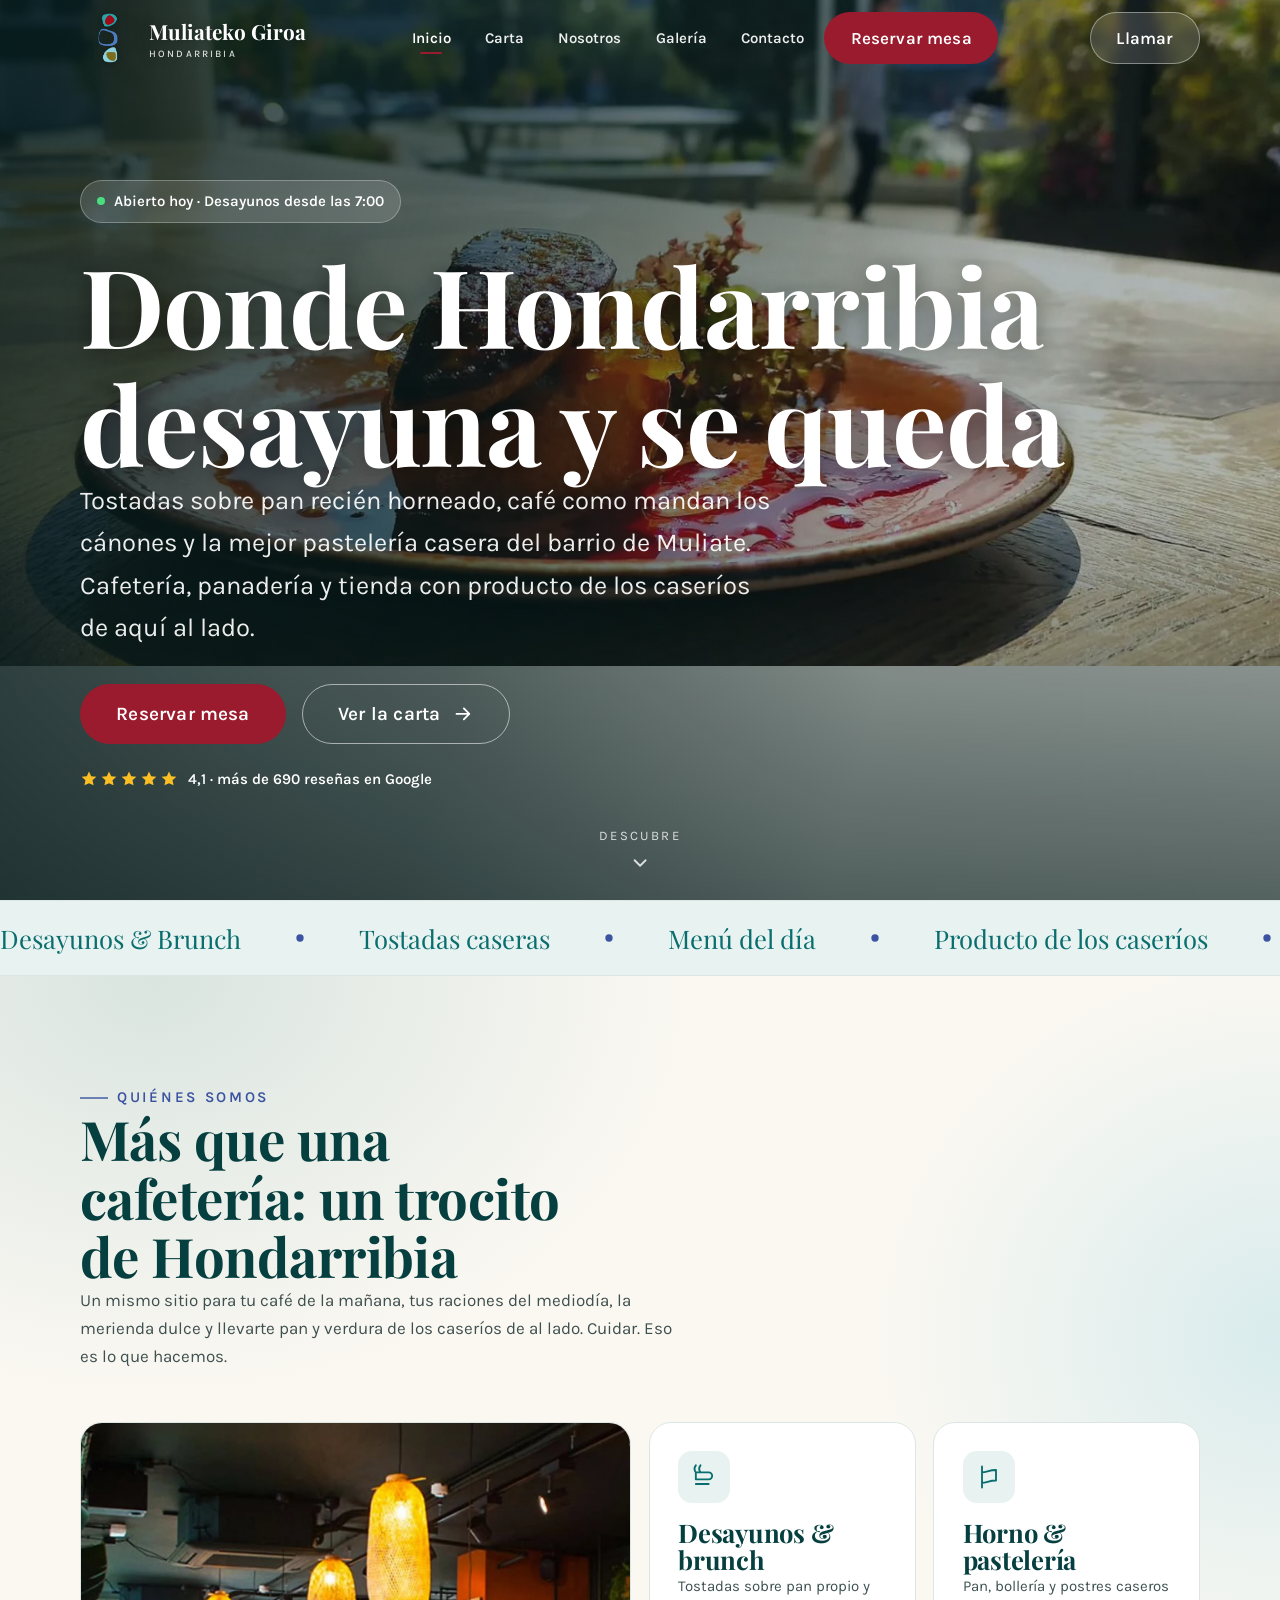
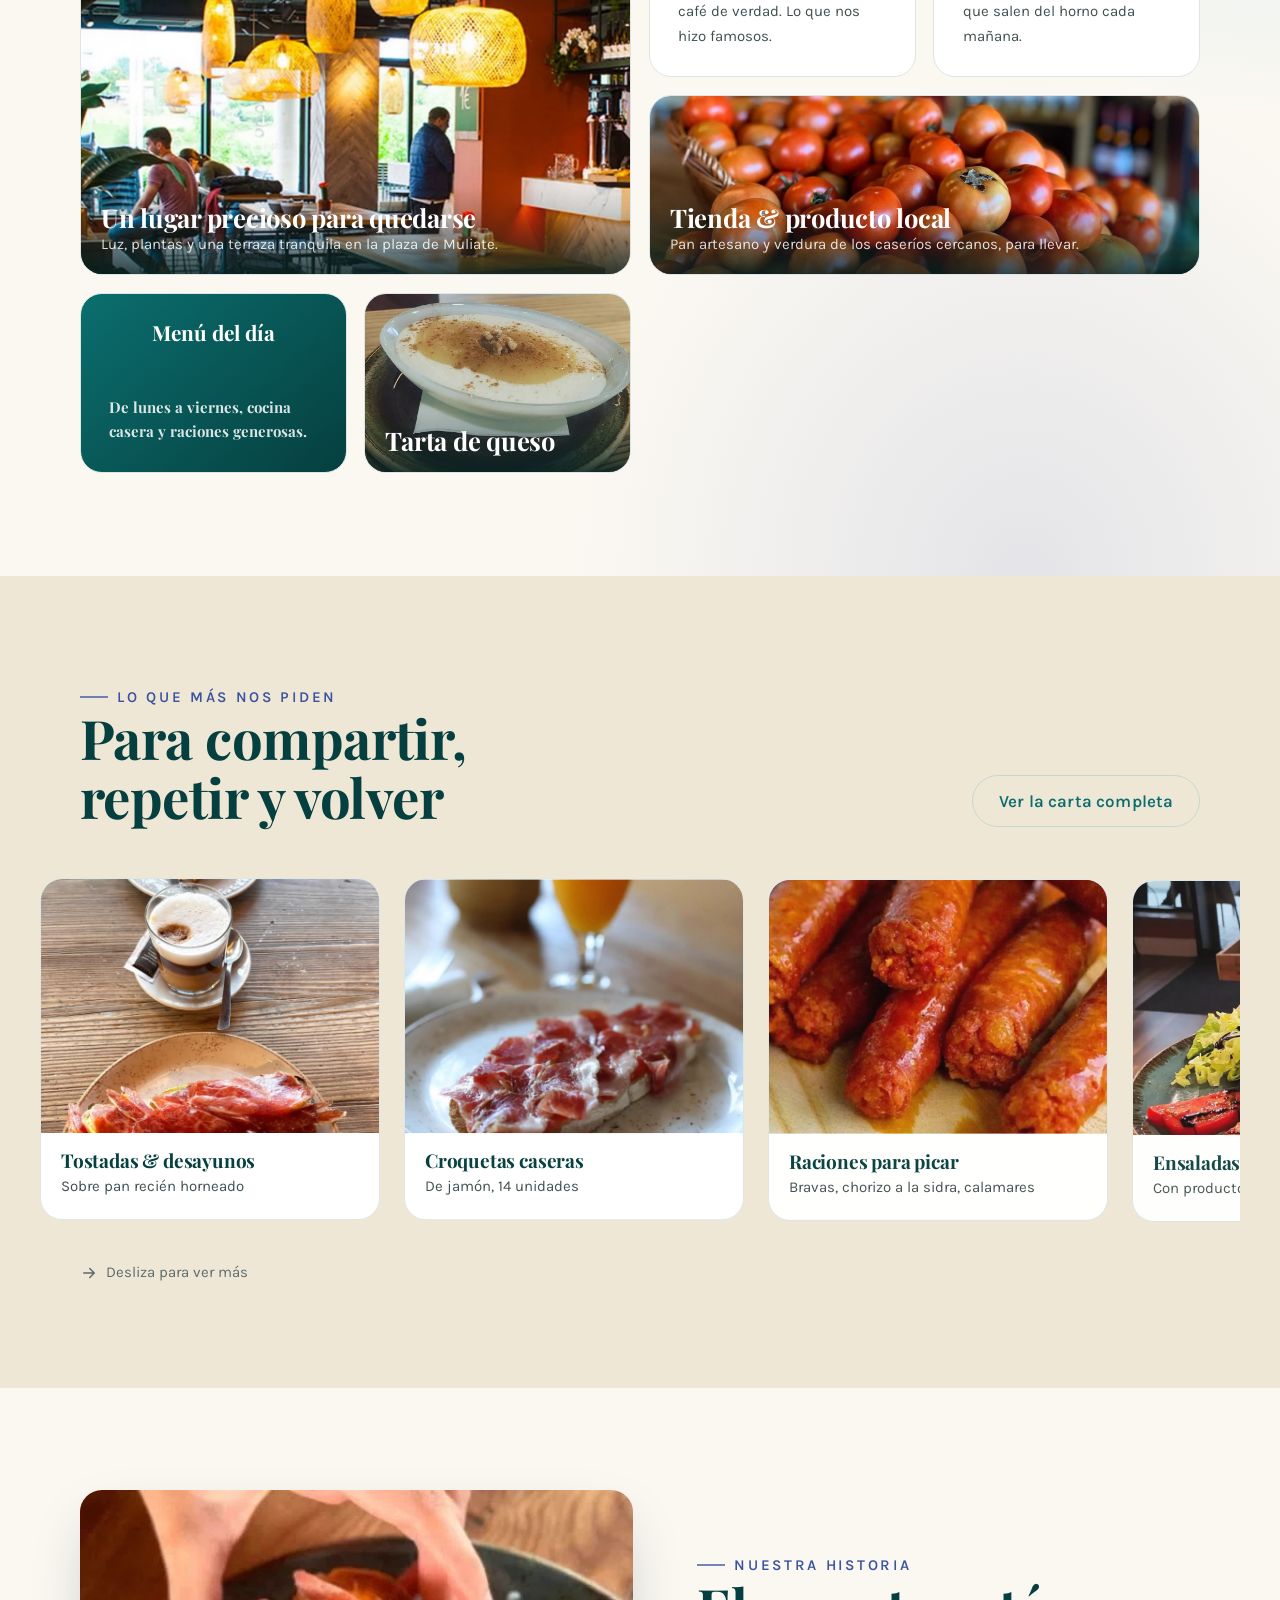
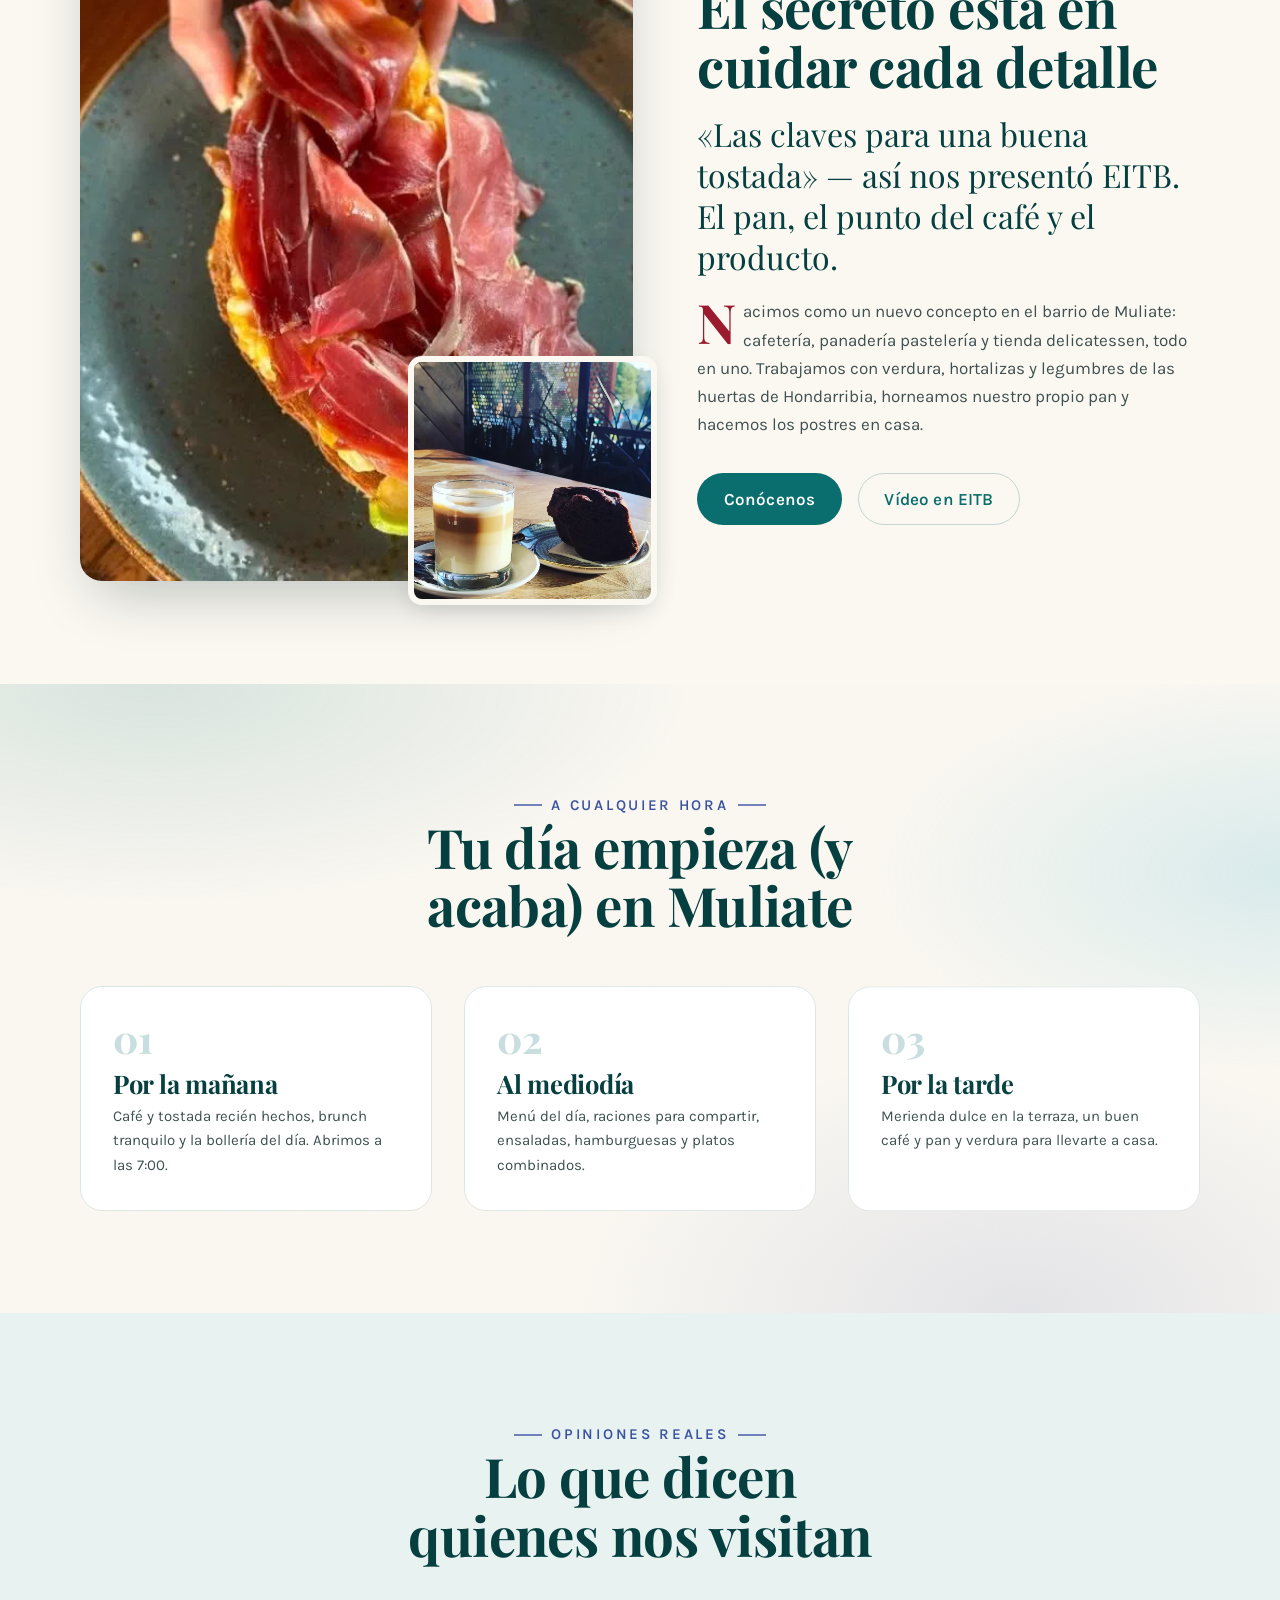
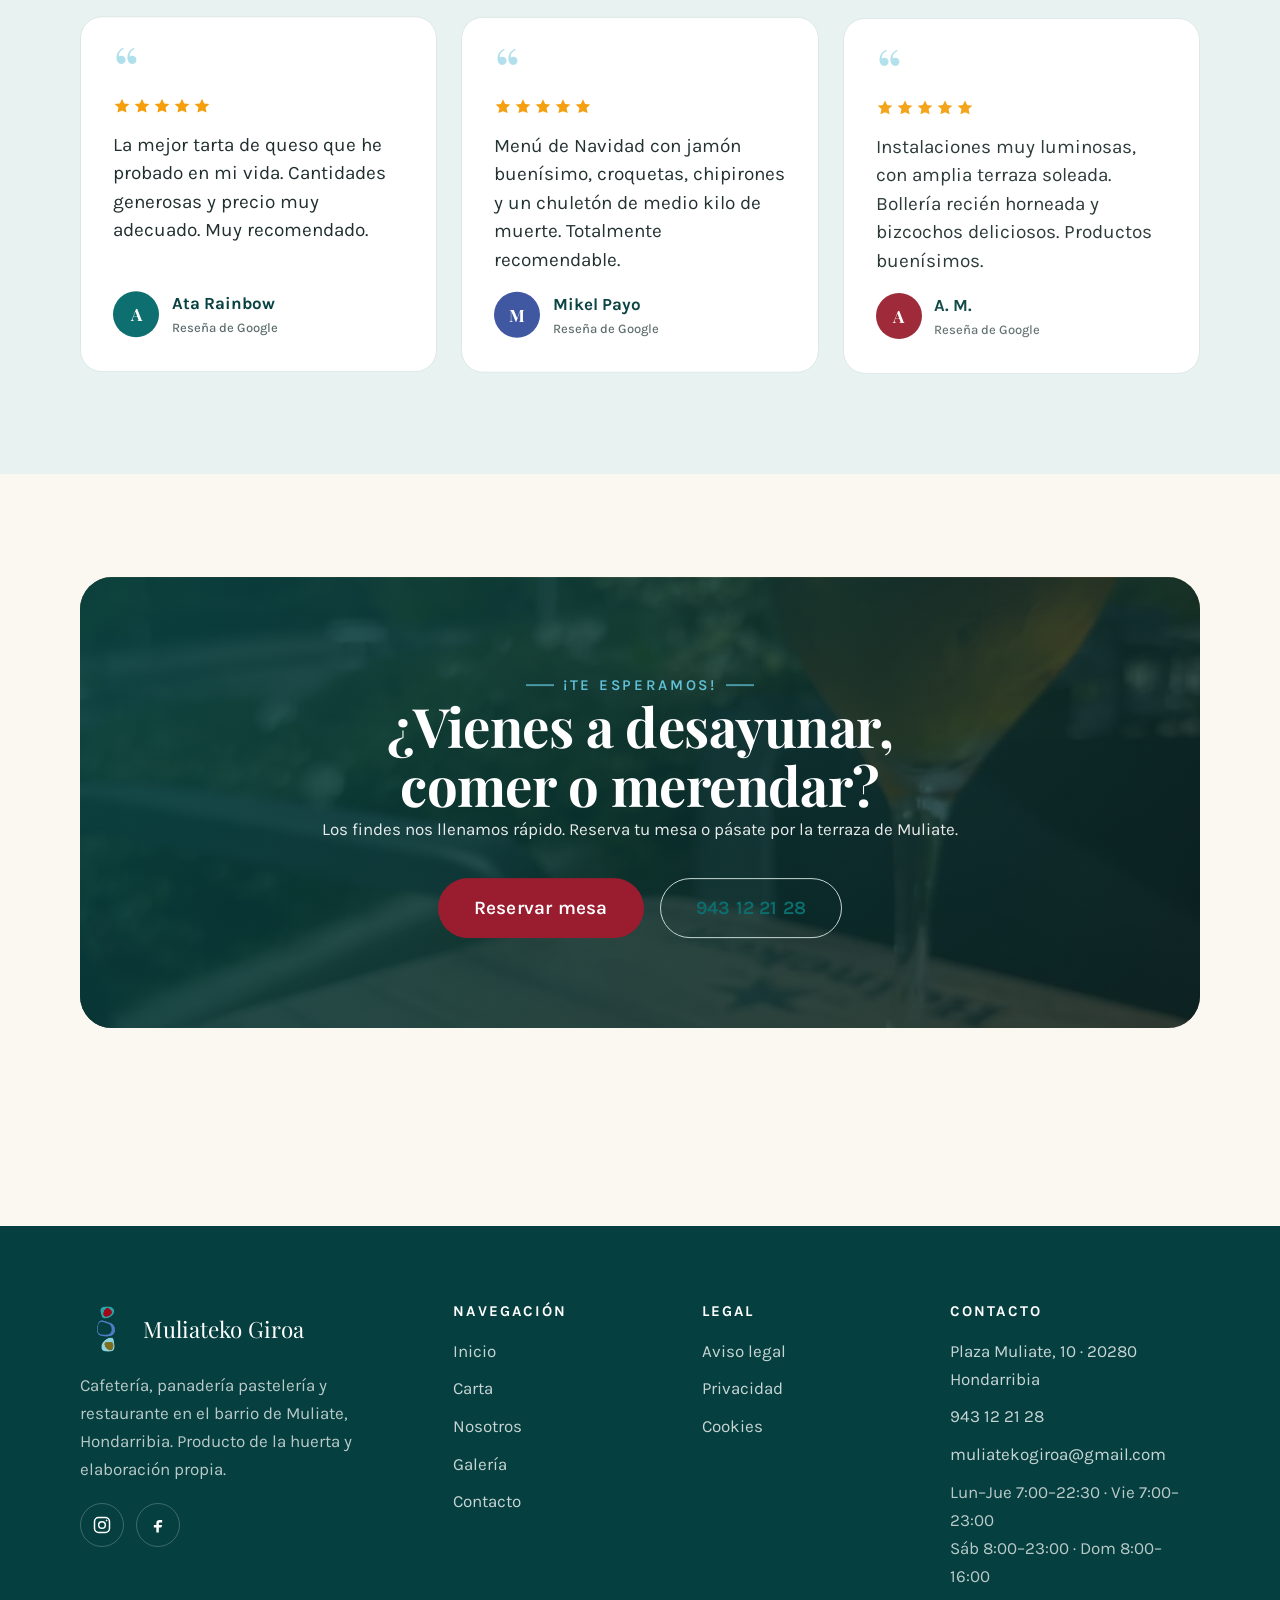
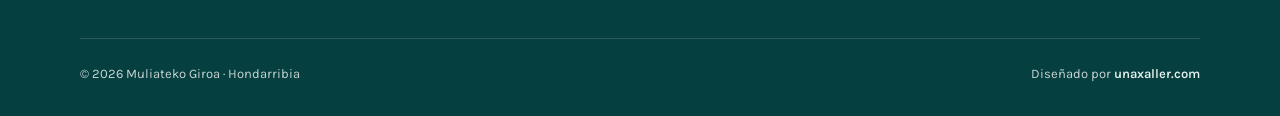
<file: index.html>
<!DOCTYPE html>
<html lang="es">
<head>
  <meta charset="UTF-8">
  <meta name="viewport" content="width=device-width, initial-scale=1">
  <title>Muliateko Giroa | Cafetería, Panadería y Restaurante en Hondarribia</title>
  <meta name="description" content="Desayunos, tostadas y brunch, raciones, menú del día y pastelería casera en el barrio de Muliate, Hondarribia. Cafetería, panadería y tienda con producto de los caseríos cercanos. Terraza y fácil aparcamiento.">
  <meta name="keywords" content="desayunar Hondarribia, cafetería Hondarribia, restaurante Hondarribia, brunch Hondarribia, tostadas Hondarribia, menú del día Hondarribia, panadería Hondarribia, Muliateko Giroa, Muliate, tarta de queso, raciones">
  <meta name="author" content="Muliateko Giroa">
  <meta name="robots" content="index, follow">
  <link rel="canonical" href="https://muliatekogiroa.es/">

  <meta name="geo.region" content="ES-PV">
  <meta name="geo.placename" content="Hondarribia">
  <meta name="geo.position" content="43.3672;-1.8033">
  <meta name="ICBM" content="43.3672, -1.8033">

  <meta property="og:type" content="restaurant">
  <meta property="og:site_name" content="Muliateko Giroa">
  <meta property="og:locale" content="es_ES">
  <meta property="og:title" content="Muliateko Giroa | El mejor desayuno de Hondarribia">
  <meta property="og:description" content="Tostadas, brunch, raciones, menú del día y pastelería casera en Muliate, Hondarribia. Producto de los caseríos cercanos.">
  <meta property="og:url" content="https://muliatekogiroa.es/">
  <meta property="og:image" content="https://muliatekogiroa.es/assets/img/og/og-image.jpg">
  <meta property="og:image:width" content="1200">
  <meta property="og:image:height" content="630">

  <meta name="twitter:card" content="summary_large_image">
  <meta name="twitter:title" content="Muliateko Giroa | Cafetería y Restaurante en Hondarribia">
  <meta name="twitter:description" content="Desayunos, brunch, raciones y pastelería casera en el barrio de Muliate, Hondarribia.">
  <meta name="twitter:image" content="https://muliatekogiroa.es/assets/img/og/og-image.jpg">

  <meta name="theme-color" content="#0B6E6E">

  <link rel="icon" href="assets/img/favicon.svg" type="image/svg+xml"><link rel="icon" type="image/png" sizes="192x192" href="assets/img/favicon-192.png">
  <link rel="apple-touch-icon" href="assets/img/apple-touch-icon.png">
  <link rel="manifest" href="site.webmanifest">

  <link rel="preload" href="assets/fonts/playfair-latin.woff2" as="font" type="font/woff2" crossorigin>
  <link rel="preload" href="assets/fonts/karla-latin.woff2" as="font" type="font/woff2" crossorigin>
  <link rel="stylesheet" href="assets/css/fonts.css?v=5">
  <link rel="stylesheet" href="assets/css/styles.css?v=5">
  <link rel="stylesheet" href="assets/css/components.css?v=5">
  <link rel="stylesheet" href="assets/css/modern.css?v=5">

  <script type="application/ld+json">
  {
    "@context": "https://schema.org",
    "@type": "Restaurant",
    "name": "Muliateko Giroa",
    "image": "https://muliatekogiroa.es/assets/img/og/og-image.jpg",
    "@id": "https://muliatekogiroa.es/",
    "url": "https://muliatekogiroa.es/",
    "telephone": "+34943122128",
    "email": "muliatekogiroa@gmail.com",
    "servesCuisine": ["Cafetería", "Desayunos", "Brunch", "Cocina vasca", "Panadería", "Pastelería"],
    "address": {
      "@type": "PostalAddress",
      "streetAddress": "Plaza Muliate, 10, bajo",
      "addressLocality": "Hondarribia",
      "addressRegion": "Gipuzkoa",
      "postalCode": "20280",
      "addressCountry": "ES"
    },
    "geo": { "@type": "GeoCoordinates", "latitude": 43.3672, "longitude": -1.8033 },
    "openingHoursSpecification": [
      { "@type": "OpeningHoursSpecification", "dayOfWeek": ["Monday","Tuesday","Wednesday","Thursday"], "opens": "07:00", "closes": "22:30" },
      { "@type": "OpeningHoursSpecification", "dayOfWeek": "Friday", "opens": "07:00", "closes": "23:00" },
      { "@type": "OpeningHoursSpecification", "dayOfWeek": "Saturday", "opens": "08:00", "closes": "23:00" },
      { "@type": "OpeningHoursSpecification", "dayOfWeek": "Sunday", "opens": "08:00", "closes": "16:00" }
    ],
    "hasMenu": "https://muliatekogiroa.es/carta.html",
    "acceptsReservations": "True",
    "aggregateRating": { "@type": "AggregateRating", "ratingValue": "4.1", "reviewCount": "695" },
    "sameAs": [
      "https://www.instagram.com/muliatekogiroa/",
      "https://www.facebook.com/muliatehondarribia/"
    ]
  }
  </script>
</head>
<body>
  <a class="skip-link" href="#main">Saltar al contenido</a>

  <!-- Page loader (first visit only) -->
  <div class="loader" aria-hidden="true">
    <div class="loader-inner">
      <span class="loader-badge"><img src="assets/img/logo-mark.png" alt="" width="120" height="120"></span>
      <span class="loader-name">Muliateko Giroa</span>
      <span class="loader-bar"><i></i></span>
    </div>
  </div>

  <!-- HEADER -->
  <header class="site-header over-hero">
    <div class="container nav">
      <a class="brand" href="index.html" aria-label="Muliateko Giroa — Inicio">
        <img class="brand-logo" src="assets/img/logo-mark.png" width="56" height="56" alt="" aria-hidden="true">
        <span>Muliateko Giroa<span class="brand-sub">Hondarribia</span></span>
      </a>
      <nav class="nav-links" aria-label="Navegación principal">
        <a class="nav-link" href="index.html" aria-current="page">Inicio</a>
        <a class="nav-link" href="carta.html">Carta</a>
        <a class="nav-link" href="nosotros.html">Nosotros</a>
        <a class="nav-link" href="galeria.html">Galería</a>
        <a class="nav-link" href="contacto.html">Contacto</a>
        <a class="btn btn-accent" href="contacto.html">Reservar mesa</a>
      </nav>
      <div class="nav-actions">
        <a class="btn" href="tel:+34943122128">Llamar</a>
        <button class="nav-toggle" aria-label="Abrir menú" aria-expanded="false" aria-controls="nav-links"><span></span></button>
      </div>
    </div>
  </header>

  <main id="main">
    <!-- HERO -->
    <section class="hero" aria-label="Bienvenida">
      <div class="hero-bg" aria-hidden="true">
        <div class="slide" data-parallax>
          <picture><source srcset="assets/img/hero/hero-coffee-pour.webp" type="image/webp">
          <img src="assets/img/hero/hero-coffee-pour.jpg" alt="" fetchpriority="high" width="2400" height="1600"></picture>
        </div>
        <div class="slide">
          <picture><source srcset="assets/img/hero/hero-bakery-interior.webp" type="image/webp">
          <img src="assets/img/hero/hero-bakery-interior.jpg" alt="" loading="lazy" width="2400" height="1600"></picture>
        </div>
        <div class="slide">
          <picture><source srcset="assets/img/hero/hero-pastries.webp" type="image/webp">
          <img src="assets/img/hero/hero-pastries.jpg" alt="" loading="lazy" width="2400" height="1600"></picture>
        </div>
      </div>
      <div class="hero-scrim" aria-hidden="true"></div>

      <div class="container">
        <span class="hero-badge"><span class="dot" aria-hidden="true"></span> Abierto hoy · Desayunos desde las 7:00</span>
        <h1 class="text-balance">Donde Hondarribia <br>desayuna y se queda</h1>
        <p class="lead text-pretty hero-lead-full">Tostadas sobre pan recién horneado, café como mandan los cánones y la mejor pastelería casera del barrio de Muliate. Cafetería, panadería y tienda con producto de los caseríos de aquí al lado.</p>
        <p class="lead hero-lead-short">Tostadas de pan recién horneado, buen café y pastelería casera en Muliate.</p>
        <div class="hero-actions">
          <a class="btn btn-accent btn-lg" href="contacto.html">Reservar mesa</a>
          <a class="btn btn-secondary btn-lg" href="carta.html">Ver la carta
            <svg viewBox="0 0 24 24" fill="none" stroke="currentColor" stroke-width="2" aria-hidden="true"><path d="M5 12h14M13 6l6 6-6 6" stroke-linecap="round" stroke-linejoin="round"/></svg>
          </a>
        </div>
        <span class="hero-rating">
          <span class="stars" aria-hidden="true">
            <svg viewBox="0 0 24 24" fill="currentColor"><use href="#star"></use></svg><svg viewBox="0 0 24 24" fill="currentColor"><use href="#star"></use></svg><svg viewBox="0 0 24 24" fill="currentColor"><use href="#star"></use></svg><svg viewBox="0 0 24 24" fill="currentColor"><use href="#star"></use></svg><svg viewBox="0 0 24 24" fill="currentColor"><use href="#star"></use></svg>
          </span>
          4,1 · más de 690 reseñas en Google
        </span>
      </div>

      <div class="hero-scroll-hint" aria-hidden="true">
        <span>Descubre</span>
        <svg viewBox="0 0 24 24" fill="none" stroke="currentColor" stroke-width="2"><path d="M6 9l6 6 6-6" stroke-linecap="round" stroke-linejoin="round"/></svg>
      </div>
    </section>

    <!-- MARQUEE -->
    <div class="marquee" aria-hidden="true">
      <div class="marquee-track">
        <span>Desayunos &amp; Brunch <svg viewBox="0 0 24 24" fill="currentColor"><circle cx="12" cy="12" r="4"/></svg></span>
        <span>Tostadas caseras <svg viewBox="0 0 24 24" fill="currentColor"><circle cx="12" cy="12" r="4"/></svg></span>
        <span>Menú del día <svg viewBox="0 0 24 24" fill="currentColor"><circle cx="12" cy="12" r="4"/></svg></span>
        <span>Producto de los caseríos <svg viewBox="0 0 24 24" fill="currentColor"><circle cx="12" cy="12" r="4"/></svg></span>
        <span>Pastelería propia <svg viewBox="0 0 24 24" fill="currentColor"><circle cx="12" cy="12" r="4"/></svg></span>
        <span>Desayunos &amp; Brunch <svg viewBox="0 0 24 24" fill="currentColor"><circle cx="12" cy="12" r="4"/></svg></span>
        <span>Tostadas caseras <svg viewBox="0 0 24 24" fill="currentColor"><circle cx="12" cy="12" r="4"/></svg></span>
        <span>Menú del día <svg viewBox="0 0 24 24" fill="currentColor"><circle cx="12" cy="12" r="4"/></svg></span>
        <span>Producto de los caseríos <svg viewBox="0 0 24 24" fill="currentColor"><circle cx="12" cy="12" r="4"/></svg></span>
        <span>Pastelería propia <svg viewBox="0 0 24 24" fill="currentColor"><circle cx="12" cy="12" r="4"/></svg></span>
      </div>
    </div>

    <!-- BENTO: Más que una cafetería -->
    <section class="section mesh" aria-labelledby="bento-h">
      <div class="container">
        <div class="section-head">
          <p class="eyebrow reveal">Quiénes somos</p>
          <h2 id="bento-h" class="text-balance reveal">Más que una cafetería: un trocito de Hondarribia</h2>
          <p class="text-pretty text-soft reveal">Un mismo sitio para tu café de la mañana, tus raciones del mediodía, la merienda dulce y llevarte pan y verdura de los caseríos de al lado. Cuidar. Eso es lo que hacemos.</p>
        </div>

        <div class="bento">
          <article class="bento-cell media col2 row2 reveal">
            <img src="assets/img/hero/hero-bakery-interior.webp" alt="Interior luminoso de Muliateko Giroa en Hondarribia">
            <div class="cap"><h3>Un lugar precioso para quedarse</h3><p>Luz, plantas y una terraza tranquila en la plaza de Muliate.</p></div>
          </article>

          <article class="bento-cell note reveal">
            <span class="ico"><svg viewBox="0 0 24 24" fill="none" stroke="currentColor" stroke-width="1.6"><path d="M5 8h11a3 3 0 0 1 0 6H5zM5 8c-1.5-2-1.5-4 0-6M9 8c-1.5-2-1.5-4 0-6M5 18h11" stroke-linecap="round" stroke-linejoin="round"/></svg></span>
            <div><h3>Desayunos &amp; brunch</h3><p>Tostadas sobre pan propio y café de verdad. Lo que nos hizo famosos.</p></div>
          </article>

          <article class="bento-cell note reveal">
            <span class="ico"><svg viewBox="0 0 24 24" fill="none" stroke="currentColor" stroke-width="1.6"><path d="M6 3v18M6 8c4 0 6-2 12-2v9c-6 0-8 2-12 2" stroke-linecap="round" stroke-linejoin="round"/></svg></span>
            <div><h3>Horno &amp; pastelería</h3><p>Pan, bollería y postres caseros que salen del horno cada mañana.</p></div>
          </article>

          <article class="bento-cell media col2 reveal">
            <img src="assets/img/about/a3-produce.webp" alt="Producto fresco de los caseríos cercanos a Hondarribia">
            <div class="cap"><h3>Tienda &amp; producto local</h3><p>Pan artesano y verdura de los caseríos cercanos, para llevar.</p></div>
          </article>

          <article class="bento-cell brand note reveal">
            <span class="big">Menú del día</span>
            <div><p>De lunes a viernes, cocina casera y raciones generosas.</p></div>
          </article>

          <article class="bento-cell media reveal">
            <img src="assets/img/menu/tarta-queso.webp" alt="Tarta de queso casera de Muliateko Giroa">
            <div class="cap"><h3>Tarta de queso</h3></div>
          </article>
        </div>
      </div>
    </section>

    <!-- DISH SHOWCASE -->
    <section class="section" style="background:var(--c-cream-deep)" aria-labelledby="dish-h">
      <div class="container">
        <div class="section-head is-split">
          <div>
            <p class="eyebrow reveal">Lo que más nos piden</p>
            <h2 id="dish-h" class="text-balance reveal">Para compartir, repetir y volver</h2>
          </div>
          <a class="btn btn-secondary reveal" href="carta.html">Ver la carta completa</a>
        </div>

        <div class="showcase">
          <div class="showcase-track" role="list">
            <article class="dish reveal" role="listitem">
              <div class="dish-media"><img src="assets/img/menu/tostada-jamon.webp" alt="Tostada de jamón ibérico con café" width="680" height="510" loading="lazy"></div>
              <div class="dish-body"><div><h3>Tostadas &amp; desayunos</h3><p>Sobre pan recién horneado</p></div></div>
            </article>
            <article class="dish reveal" role="listitem">
              <div class="dish-media"><img src="assets/img/menu/croquetas.webp" alt="Croquetas caseras de jamón" width="680" height="510" loading="lazy"></div>
              <div class="dish-body"><div><h3>Croquetas caseras</h3><p>De jamón, 14 unidades</p></div></div>
            </article>
            <article class="dish reveal" role="listitem">
              <div class="dish-media"><img src="assets/img/menu/patatas-bravas.webp" alt="Patatas bravas, una de nuestras raciones para compartir" width="680" height="510" loading="lazy"></div>
              <div class="dish-body"><div><h3>Raciones para picar</h3><p>Bravas, chorizo a la sidra, calamares</p></div></div>
            </article>
            <article class="dish reveal" role="listitem">
              <div class="dish-media"><img src="assets/img/menu/ensalada.webp" alt="Ensalada de tomate del país" width="680" height="510" loading="lazy"></div>
              <div class="dish-body"><div><h3>Ensaladas frescas</h3><p>Con producto de temporada</p></div></div>
            </article>
            <article class="dish reveal" role="listitem">
              <div class="dish-media"><img src="assets/img/menu/tarta-queso.webp" alt="Tarta de queso casera" width="680" height="510" loading="lazy"></div>
              <div class="dish-body"><div><h3>Pastelería casera</h3><p>Tarta de queso, bizcochos, napolitanas</p></div></div>
            </article>
          </div>
          <span class="showcase-hint" aria-hidden="true">
            <svg viewBox="0 0 24 24" fill="none" stroke="currentColor" stroke-width="2"><path d="M5 12h14M13 6l6 6-6 6" stroke-linecap="round" stroke-linejoin="round"/></svg>
            Desliza para ver más
          </span>
        </div>
      </div>
    </section>

    <!-- EDITORIAL STORY -->
    <section class="section" aria-labelledby="story-h">
      <div class="container">
        <div class="editorial">
          <div class="editorial-figure reveal-l">
            <img class="main" src="assets/img/about/a2-baking.webp" alt="Pan y bollería recién horneados en el horno propio de Muliateko Giroa" width="1200" height="1500" loading="lazy">
            <img class="inset" src="assets/img/menu/cafe.webp" alt="Café con leche y bizcocho casero" width="700" height="700" loading="lazy">
          </div>
          <div class="reveal-r">
            <p class="eyebrow">Nuestra historia</p>
            <h2 id="story-h" class="text-balance">El secreto está en cuidar cada detalle</h2>
            <blockquote>«Las claves para una buena tostada» — así nos presentó EITB. El pan, el punto del café y el producto.</blockquote>
            <p class="dropcap text-pretty text-soft">Nacimos como un nuevo concepto en el barrio de Muliate: cafetería, panadería pastelería y tienda delicatessen, todo en uno. Trabajamos con verdura, hortalizas y legumbres de las huertas de Hondarribia, horneamos nuestro propio pan y hacemos los postres en casa.</p>
            <div class="hero-actions u-mt-md">
              <a class="btn" href="nosotros.html">Conócenos</a>
              <a class="btn btn-secondary" href="https://www.eitb.eus/es/television/programas/a-bocados/videos/detalle/9543229/las-claves-para-buena-tostada-en-bar-y-cafeteria-muliateko-giroa-en-hondarribia/" target="_blank" rel="noopener">Vídeo en EITB</a>
            </div>
          </div>
        </div>
      </div>
    </section>

    <!-- STEPS / how to enjoy -->
    <section class="section mesh grain" aria-labelledby="steps-h">
      <div class="container">
        <div class="section-head is-centered">
          <p class="eyebrow is-centered reveal">A cualquier hora</p>
          <h2 id="steps-h" class="text-balance reveal">Tu día empieza (y acaba) en Muliate</h2>
        </div>
        <div class="steps">
          <article class="step reveal"><h3>Por la mañana</h3><p>Café y tostada recién hechos, brunch tranquilo y la bollería del día. Abrimos a las 7:00.</p></article>
          <article class="step reveal"><h3>Al mediodía</h3><p>Menú del día, raciones para compartir, ensaladas, hamburguesas y platos combinados.</p></article>
          <article class="step reveal"><h3>Por la tarde</h3><p>Merienda dulce en la terraza, un buen café y pan y verdura para llevarte a casa.</p></article>
        </div>
      </div>
    </section>

    <!-- TESTIMONIALS -->
    <section class="section" style="background:var(--c-bg-soft)" aria-labelledby="op-h">
      <div class="container">
        <div class="section-head is-centered">
          <p class="eyebrow is-centered reveal">Opiniones reales</p>
          <h2 id="op-h" class="text-balance reveal">Lo que dicen quienes nos visitan</h2>
        </div>
        <div class="quotes">
          <figure class="quote-card reveal">
            <span class="mark" aria-hidden="true">“</span>
            <span class="stars" aria-label="5 de 5 estrellas"><svg viewBox="0 0 24 24" fill="currentColor"><use href="#star"></use></svg><svg viewBox="0 0 24 24" fill="currentColor"><use href="#star"></use></svg><svg viewBox="0 0 24 24" fill="currentColor"><use href="#star"></use></svg><svg viewBox="0 0 24 24" fill="currentColor"><use href="#star"></use></svg><svg viewBox="0 0 24 24" fill="currentColor"><use href="#star"></use></svg></span>
            <blockquote>La mejor tarta de queso que he probado en mi vida. Cantidades generosas y precio muy adecuado. Muy recomendado.</blockquote>
            <figcaption class="who"><span class="ava" style="background:var(--c-primary)">A</span><cite>Ata Rainbow<small>Reseña de Google</small></cite></figcaption>
          </figure>
          <figure class="quote-card reveal">
            <span class="mark" aria-hidden="true">“</span>
            <span class="stars" aria-label="5 de 5 estrellas"><svg viewBox="0 0 24 24" fill="currentColor"><use href="#star"></use></svg><svg viewBox="0 0 24 24" fill="currentColor"><use href="#star"></use></svg><svg viewBox="0 0 24 24" fill="currentColor"><use href="#star"></use></svg><svg viewBox="0 0 24 24" fill="currentColor"><use href="#star"></use></svg><svg viewBox="0 0 24 24" fill="currentColor"><use href="#star"></use></svg></span>
            <blockquote>Menú de Navidad con jamón buenísimo, croquetas, chipirones y un chuletón de medio kilo de muerte. Totalmente recomendable.</blockquote>
            <figcaption class="who"><span class="ava" style="background:var(--c-secondary)">M</span><cite>Mikel Payo<small>Reseña de Google</small></cite></figcaption>
          </figure>
          <figure class="quote-card reveal">
            <span class="mark" aria-hidden="true">“</span>
            <span class="stars" aria-label="5 de 5 estrellas"><svg viewBox="0 0 24 24" fill="currentColor"><use href="#star"></use></svg><svg viewBox="0 0 24 24" fill="currentColor"><use href="#star"></use></svg><svg viewBox="0 0 24 24" fill="currentColor"><use href="#star"></use></svg><svg viewBox="0 0 24 24" fill="currentColor"><use href="#star"></use></svg><svg viewBox="0 0 24 24" fill="currentColor"><use href="#star"></use></svg></span>
            <blockquote>Instalaciones muy luminosas, con amplia terraza soleada. Bollería recién horneada y bizcochos deliciosos. Productos buenísimos.</blockquote>
            <figcaption class="who"><span class="ava" style="background:var(--c-accent)">A</span><cite>A. M.<small>Reseña de Google</small></cite></figcaption>
          </figure>
        </div>
      </div>
    </section>

    <!-- BIG CTA -->
    <section class="section">
      <div class="container">
        <div class="cta-xl reveal">
          <img class="bgimg" src="assets/img/hero/hero-terraza.webp" alt="" aria-hidden="true" loading="lazy">
          <p class="eyebrow is-centered on-dark">¡Te esperamos!</p>
          <h2 class="text-balance">¿Vienes a desayunar, comer o merendar?</h2>
          <p class="text-pretty">Los findes nos llenamos rápido. Reserva tu mesa o pásate por la terraza de Muliate.</p>
          <div class="hero-actions actions-center u-mt-lg">
            <a class="btn btn-accent btn-lg" href="contacto.html">Reservar mesa</a>
            <a class="btn btn-secondary btn-lg" href="tel:+34943122128">943 12 21 28</a>
          </div>
        </div>
      </div>
    </section>
  </main>

  <!-- FOOTER (shared partial — see assets/js/partials.js) -->
  <div data-footer></div>

  <!-- Shared inline SVG sprite -->
  <svg width="0" height="0" style="position:absolute" aria-hidden="true">
    <defs>
      <path id="star" d="M12 2l2.9 6.3 6.9.7-5.1 4.6 1.4 6.8L12 17.8 5.9 20.4l1.4-6.8L2.2 9l6.9-.7z"/>
    </defs>
  </svg>

  <script src="assets/js/vendor/gsap.min.js" defer></script>
  <script src="assets/js/vendor/ScrollTrigger.min.js" defer></script>
  <script src="assets/js/partials.js?v=5" defer></script>
  <script src="assets/js/main.js?v=5" defer></script>
</body>
</html>
</file>
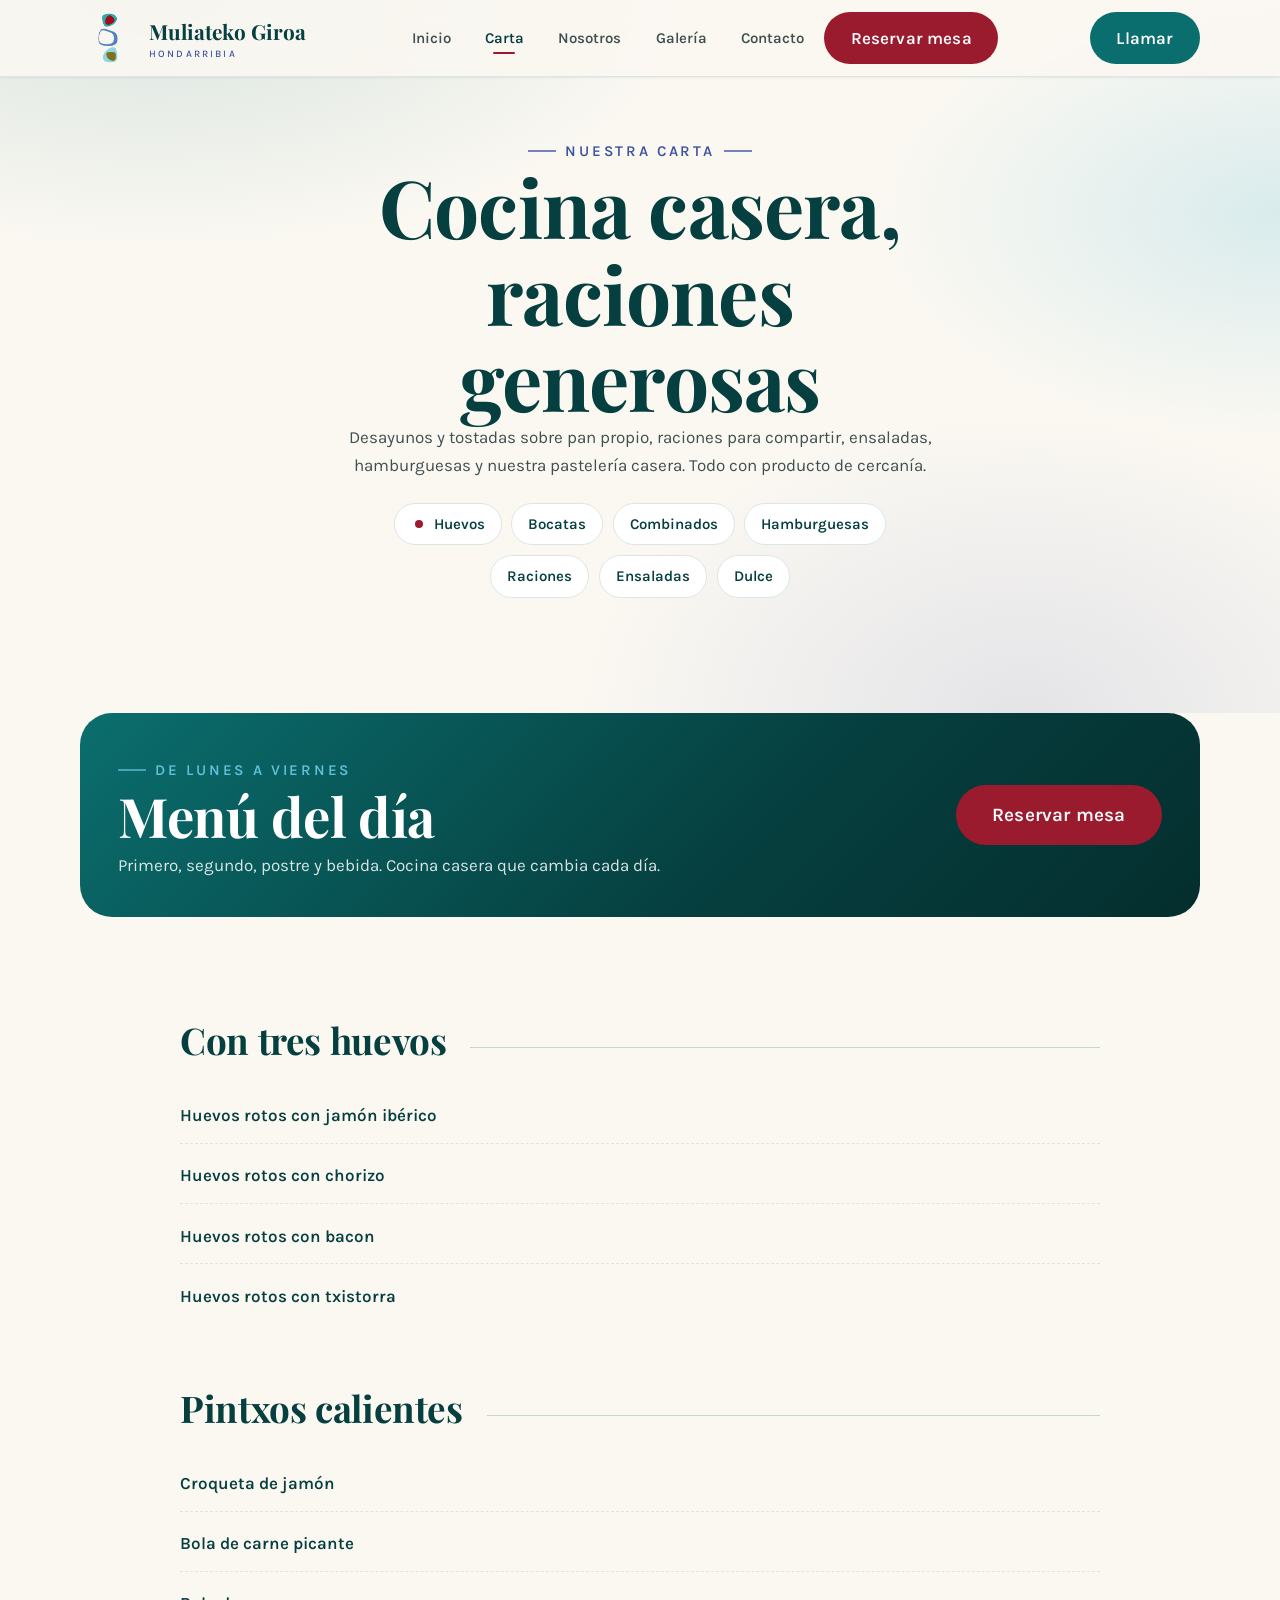
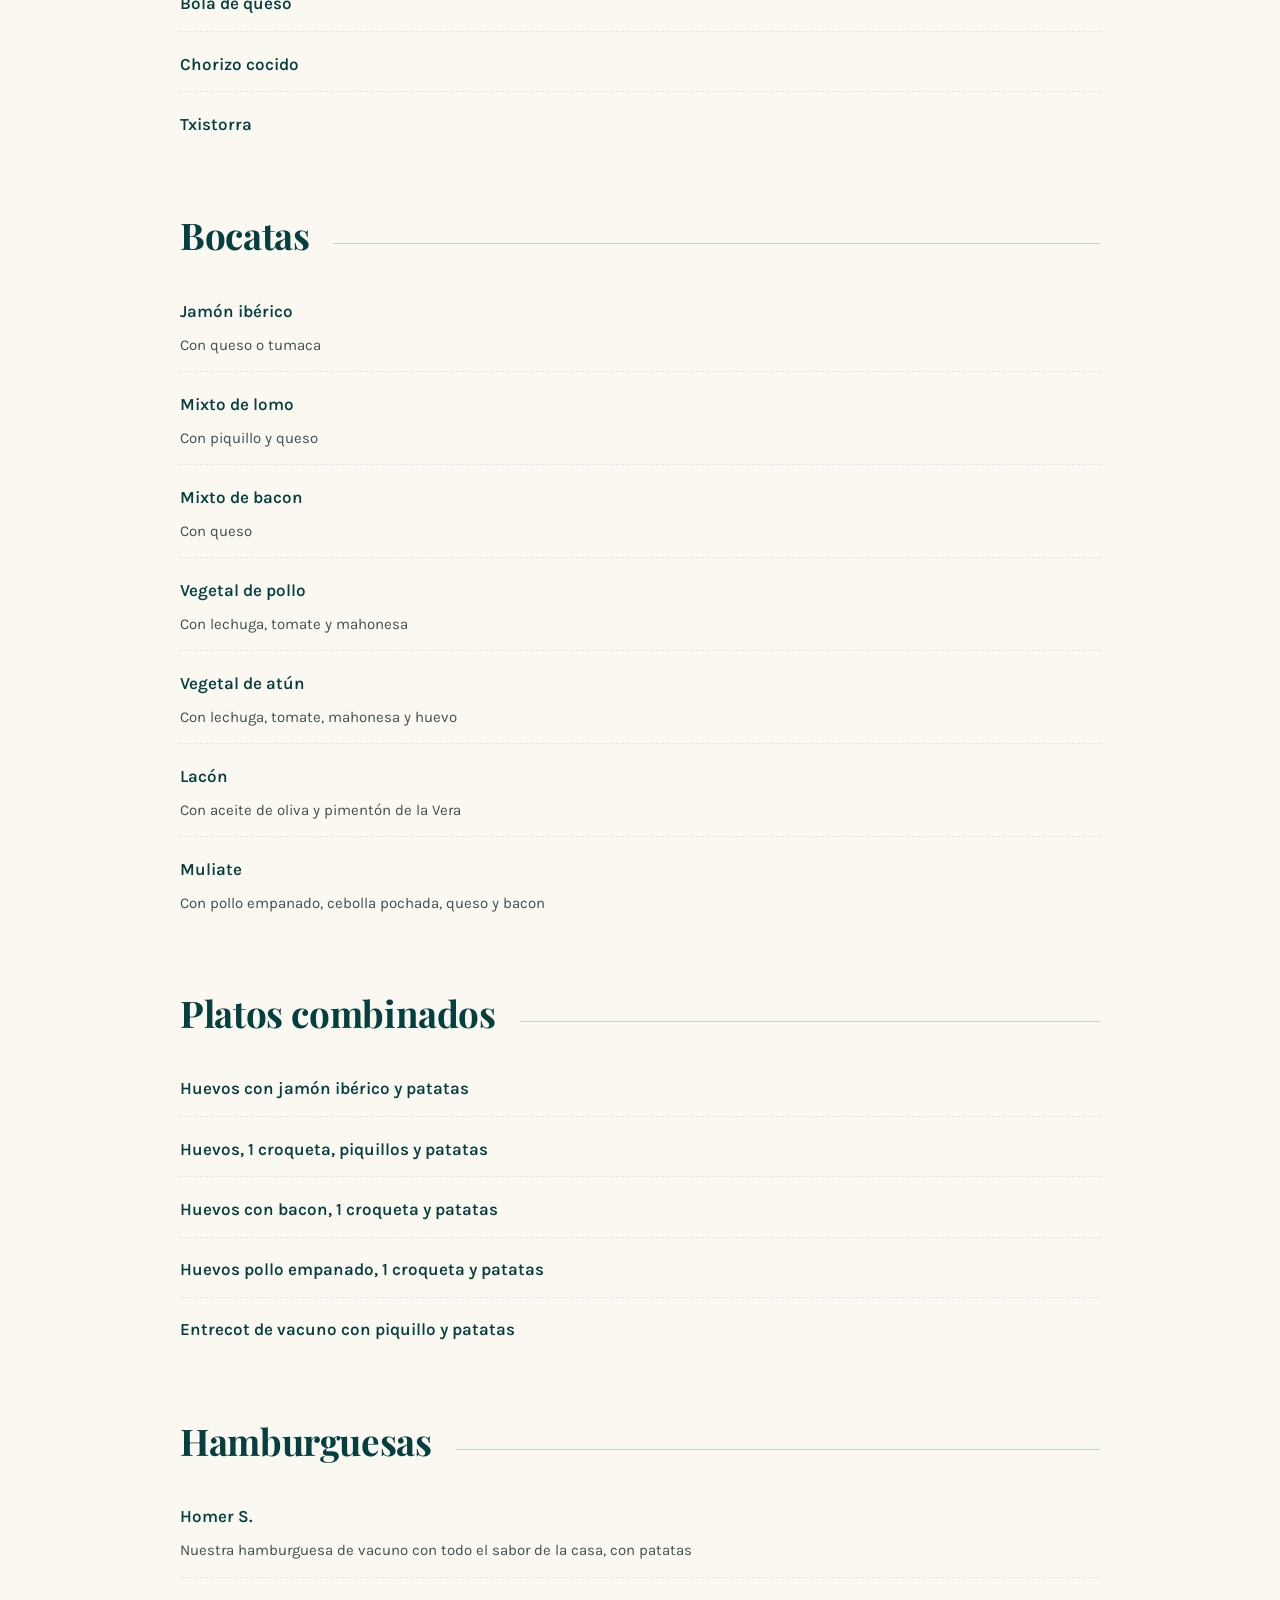
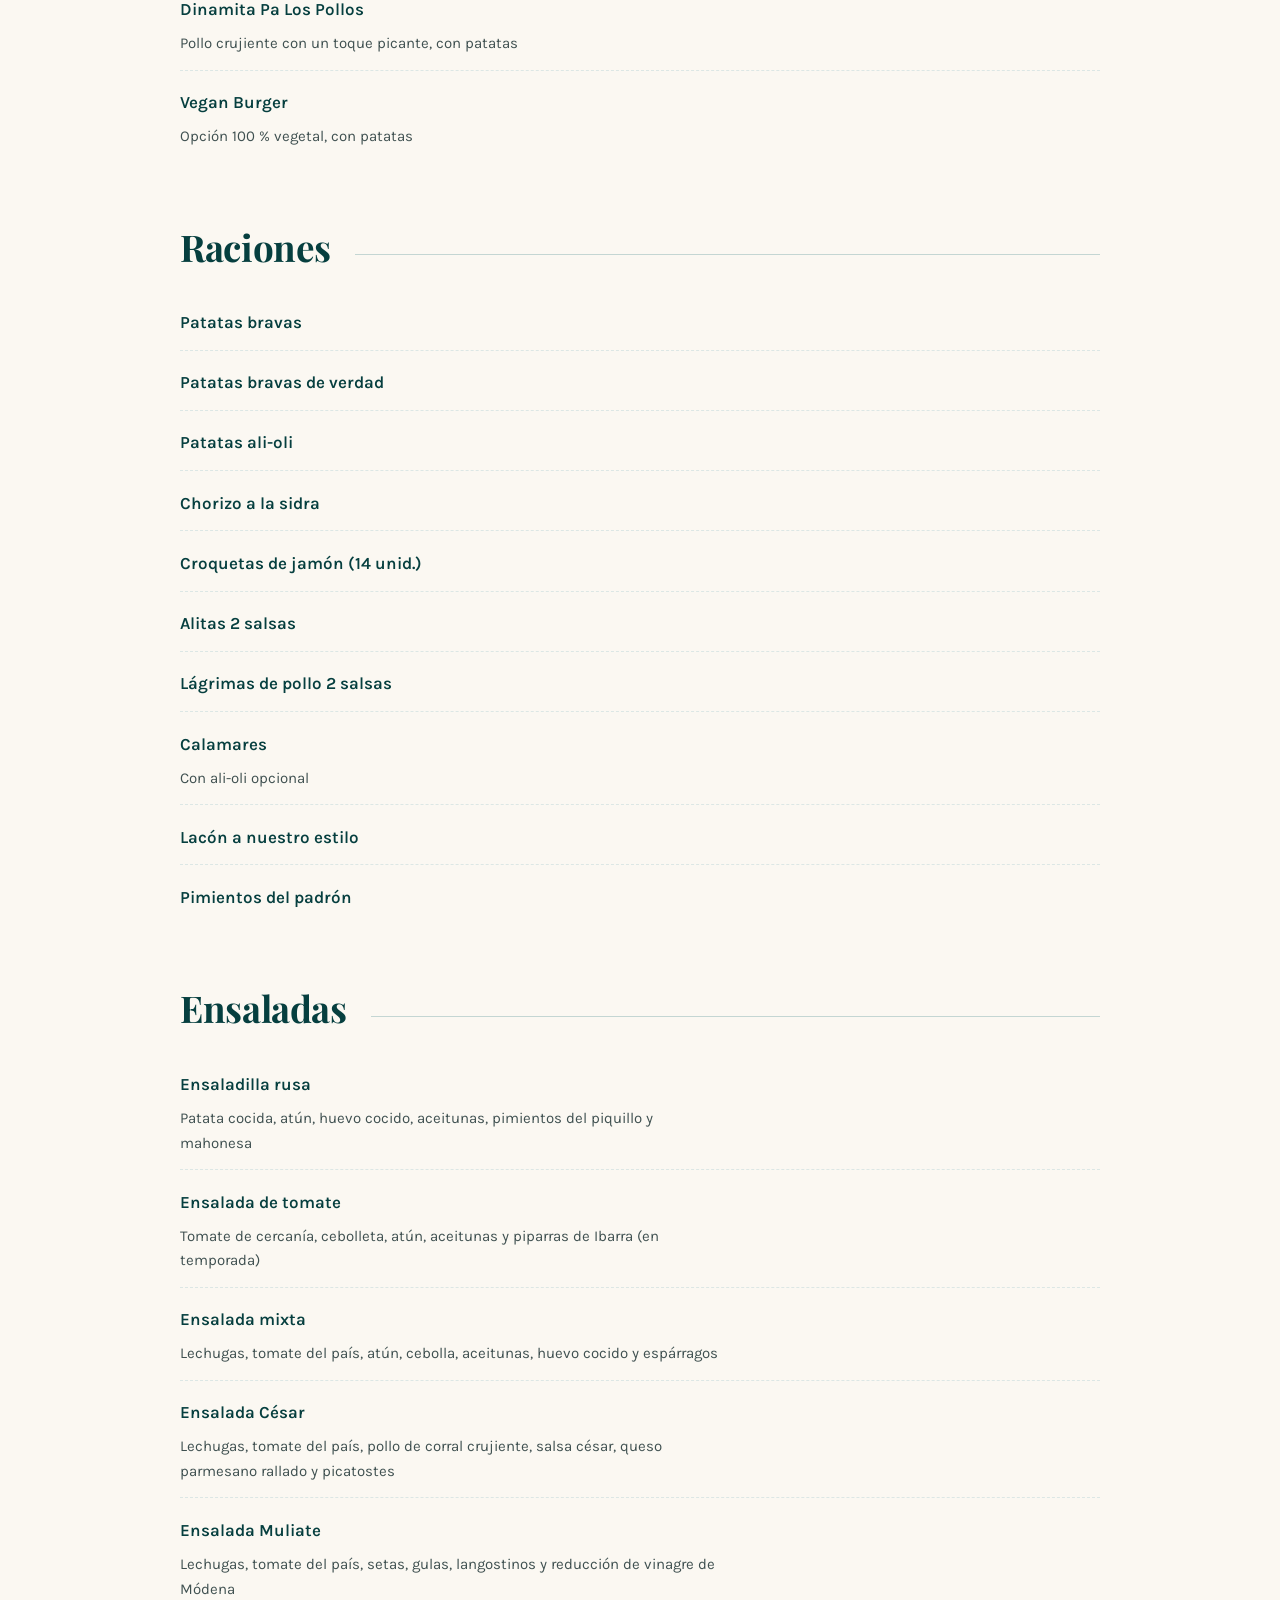
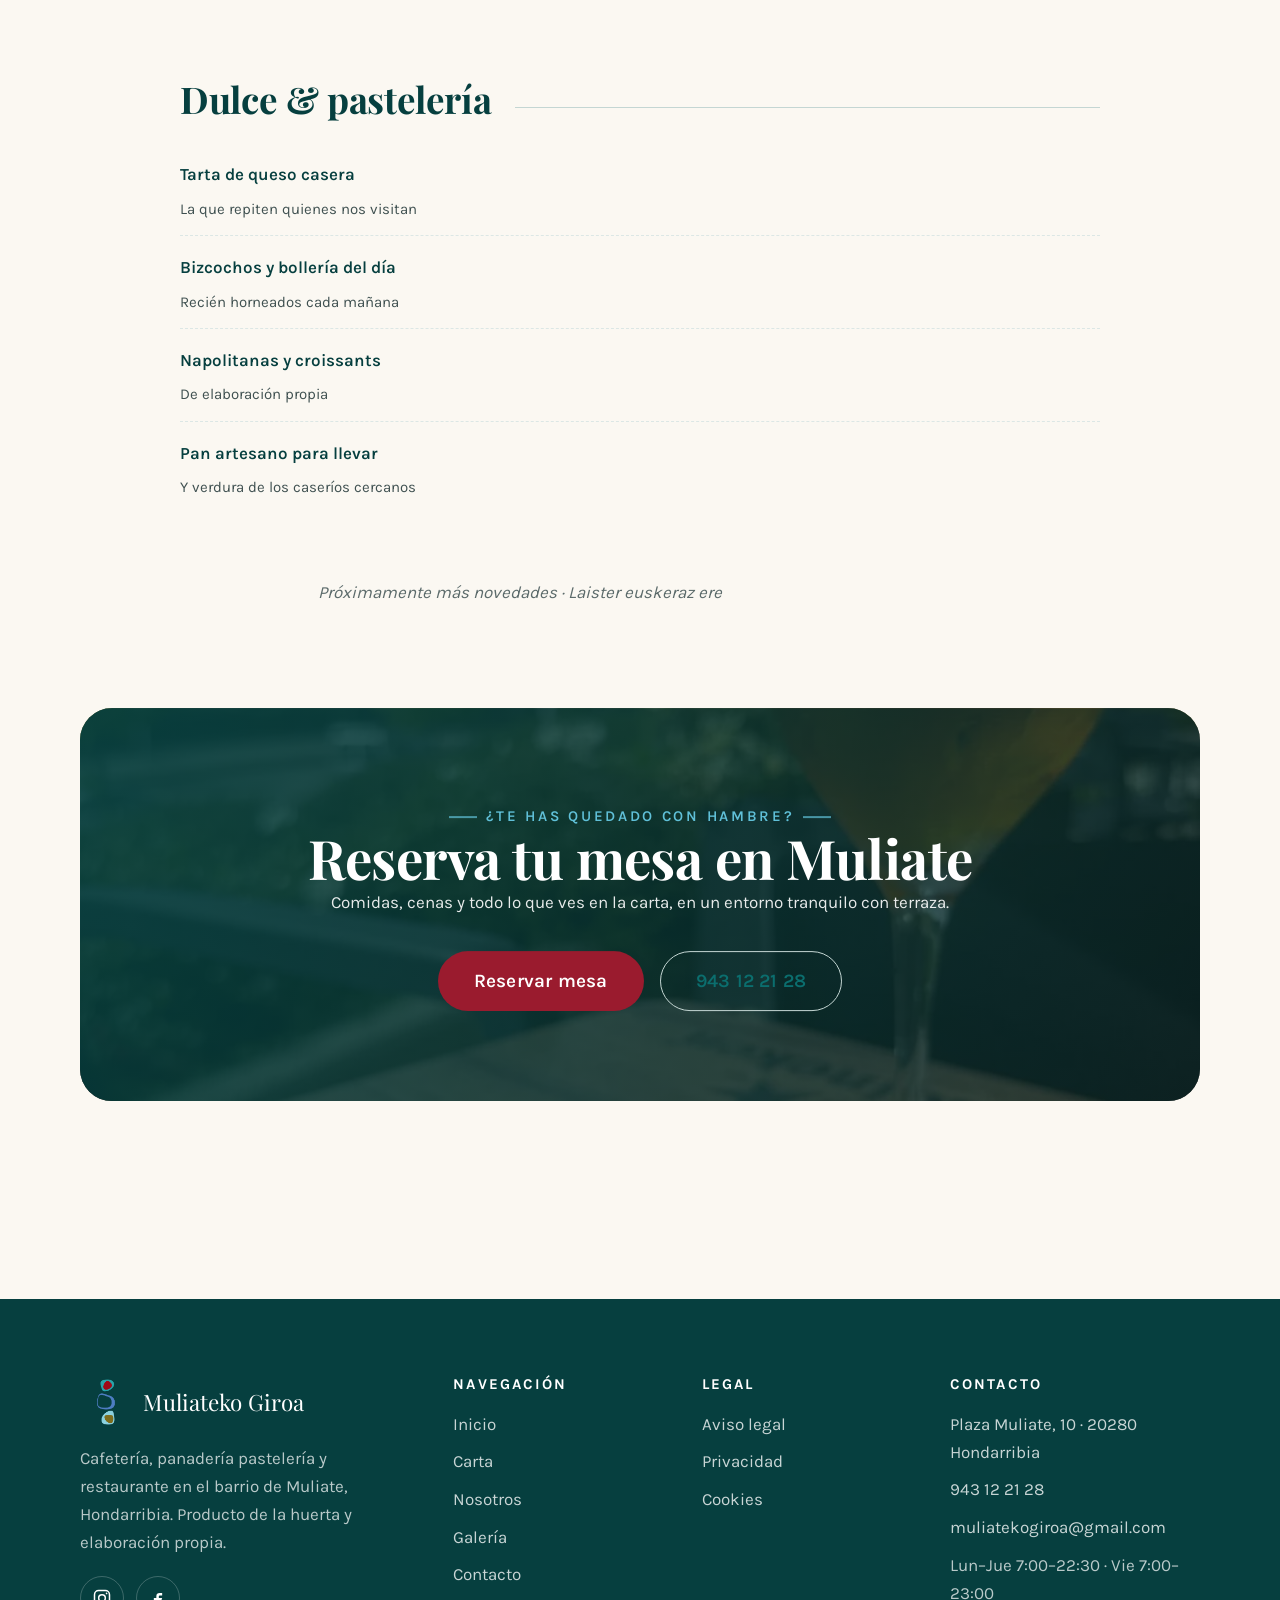
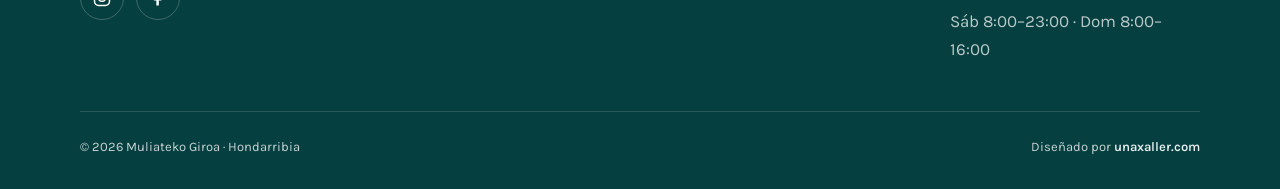
<file: carta.html>
<!DOCTYPE html>
<html lang="es">
<head>
  <meta charset="UTF-8">
  <meta name="viewport" content="width=device-width, initial-scale=1">
  <title>Carta y Menú | Muliateko Giroa · Cafetería y Restaurante en Hondarribia</title>
  <meta name="description" content="Carta de Muliateko Giroa en Hondarribia: huevos rotos, bocatas, platos combinados, raciones, ensaladas y pastelería casera. Precios actualizados. Producto de la huerta.">
  <meta name="keywords" content="carta Muliateko Giroa, menú Hondarribia, bocatas, raciones, huevos rotos, ensaladas, croquetas, patatas bravas, tarta de queso Hondarribia">
  <meta name="robots" content="index, follow">
  <link rel="canonical" href="https://muliatekogiroa.es/carta.html">
  <meta name="geo.region" content="ES-PV"><meta name="geo.placename" content="Hondarribia"><meta name="geo.position" content="43.3672;-1.8033"><meta name="ICBM" content="43.3672, -1.8033">
  <meta property="og:type" content="website"><meta property="og:site_name" content="Muliateko Giroa"><meta property="og:locale" content="es_ES">
  <meta property="og:title" content="Carta y Menú | Muliateko Giroa"><meta property="og:description" content="Huevos rotos, bocatas, raciones, ensaladas y pastelería casera en Hondarribia.">
  <meta property="og:url" content="https://muliatekogiroa.es/carta.html"><meta property="og:image" content="https://muliatekogiroa.es/assets/img/og/og-image.jpg"><meta property="og:image:width" content="1200"><meta property="og:image:height" content="630">
  <meta name="twitter:card" content="summary_large_image"><meta name="twitter:title" content="Carta y Menú | Muliateko Giroa"><meta name="twitter:image" content="https://muliatekogiroa.es/assets/img/og/og-image.jpg">
  <meta name="theme-color" content="#0B6E6E">
  <link rel="icon" href="assets/img/favicon.svg" type="image/svg+xml"><link rel="icon" type="image/png" sizes="192x192" href="assets/img/favicon-192.png"><link rel="apple-touch-icon" href="assets/img/apple-touch-icon.png"><link rel="manifest" href="site.webmanifest">
  <link rel="preload" href="assets/fonts/playfair-latin.woff2" as="font" type="font/woff2" crossorigin>
  <link rel="preload" href="assets/fonts/karla-latin.woff2" as="font" type="font/woff2" crossorigin>
  <link rel="stylesheet" href="assets/css/fonts.css?v=5"><link rel="stylesheet" href="assets/css/styles.css?v=5"><link rel="stylesheet" href="assets/css/components.css?v=5"><link rel="stylesheet" href="assets/css/modern.css?v=5">
  <script type="application/ld+json">
  {
    "@context": "https://schema.org",
    "@type": "Menu",
    "name": "Carta de Muliateko Giroa",
    "url": "https://muliatekogiroa.es/carta.html",
    "inLanguage": "es",
    "hasMenuSection": [
      { "@type": "MenuSection", "name": "Con tres huevos", "hasMenuItem": [
        {"@type":"MenuItem","name":"Huevos rotos con jamón ibérico"},
        {"@type":"MenuItem","name":"Huevos rotos con chorizo"},
        {"@type":"MenuItem","name":"Huevos rotos con bacon"},
        {"@type":"MenuItem","name":"Huevos rotos con txistorra"} ]},
      { "@type": "MenuSection", "name": "Bocatas", "hasMenuItem": [
        {"@type":"MenuItem","name":"Jamón ibérico (con queso o tumaca)"},
        {"@type":"MenuItem","name":"Mixto de lomo (con piquillo y queso)"},
        {"@type":"MenuItem","name":"Muliate (pollo empanado, cebolla pochada, queso y bacon)"} ]},
      { "@type": "MenuSection", "name": "Raciones", "hasMenuItem": [
        {"@type":"MenuItem","name":"Croquetas de jamón (14 unid.)"},
        {"@type":"MenuItem","name":"Patatas bravas"},
        {"@type":"MenuItem","name":"Calamares"} ]}
    ]
  }
  </script>
</head>
<body>
  <a class="skip-link" href="#main">Saltar al contenido</a>

  <header class="site-header is-solid">
    <div class="container nav">
      <a class="brand" href="index.html" aria-label="Muliateko Giroa — Inicio">
        <img class="brand-logo" src="assets/img/logo-mark.png" width="56" height="56" alt="" aria-hidden="true">
        <span>Muliateko Giroa<span class="brand-sub">Hondarribia</span></span>
      </a>
      <nav class="nav-links" aria-label="Navegación principal">
        <a class="nav-link" href="index.html">Inicio</a>
        <a class="nav-link" href="carta.html" aria-current="page">Carta</a>
        <a class="nav-link" href="nosotros.html">Nosotros</a>
        <a class="nav-link" href="galeria.html">Galería</a>
        <a class="nav-link" href="contacto.html">Contacto</a>
        <a class="btn btn-accent" href="contacto.html">Reservar mesa</a>
      </nav>
      <div class="nav-actions">
        <a class="btn" href="tel:+34943122128">Llamar</a>
        <button class="nav-toggle" aria-label="Abrir menú" aria-expanded="false" aria-controls="nav-links"><span></span></button>
      </div>
    </div>
  </header>

  <main id="main">
    <!-- Page hero -->
    <section class="section-tight mesh" style="padding-top:calc(var(--nav-h) + 3.5rem)">
      <div class="container">
        <div class="section-head is-centered">
          <p class="eyebrow is-centered reveal">Nuestra carta</p>
          <h1 class="text-balance reveal">Cocina casera, raciones generosas</h1>
          <p class="text-pretty lead-center reveal">Desayunos y tostadas sobre pan propio, raciones para compartir, ensaladas, hamburguesas y nuestra pastelería casera. Todo con producto de cercanía.</p>
          <div class="chips actions-center reveal" style="margin-top:1.5rem">
            <a class="chip" href="#con-tres-huevos"><svg viewBox="0 0 24 24" fill="currentColor"><circle cx="12" cy="12" r="6"/></svg> Huevos</a>
            <a class="chip" href="#bocatas">Bocatas</a>
            <a class="chip" href="#combinados">Combinados</a>
            <a class="chip" href="#hamburguesas">Hamburguesas</a>
            <a class="chip" href="#raciones">Raciones</a>
            <a class="chip" href="#ensaladas">Ensaladas</a>
            <a class="chip" href="#dulce">Dulce</a>
          </div>
        </div>
      </div>
    </section>

    <!-- Menú del día banner -->
    <section class="container" aria-label="Menú del día">
      <div class="cta-band reveal" style="display:flex;flex-wrap:wrap;align-items:center;justify-content:space-between;gap:1.5rem;text-align:left;padding:clamp(1.75rem,3vw,2.5rem)">
        <div>
          <p class="eyebrow on-dark">De lunes a viernes</p>
          <h2 style="color:#fff;margin-top:.3rem">Menú del día</h2>
          <p style="color:rgba(255,255,255,.85);margin-top:.3rem">Primero, segundo, postre y bebida. Cocina casera que cambia cada día.</p>
        </div>
        <a class="btn btn-accent btn-lg" href="contacto.html">Reservar mesa</a>
      </div>
    </section>

    <section class="section">
      <div class="container" style="max-width:1000px">

        <!-- CON TRES HUEVOS -->
        <div class="menu-cat reveal" id="con-tres-huevos">
          <div class="menu-cat-head"><h3>Con tres huevos</h3><span class="rule"></span></div>
          <div class="menu-list">
            <div class="menu-item"><span class="mi-name">Huevos rotos con jamón ibérico</span></div>
            <div class="menu-item"><span class="mi-name">Huevos rotos con chorizo</span></div>
            <div class="menu-item"><span class="mi-name">Huevos rotos con bacon</span></div>
            <div class="menu-item"><span class="mi-name">Huevos rotos con txistorra</span></div>
          </div>
        </div>

        <!-- PINTXOS CALIENTES -->
        <div class="menu-cat reveal">
          <div class="menu-cat-head"><h3>Pintxos calientes</h3><span class="rule"></span></div>
          <div class="menu-list">
            <div class="menu-item"><span class="mi-name">Croqueta de jamón</span></div>
            <div class="menu-item"><span class="mi-name">Bola de carne picante</span></div>
            <div class="menu-item"><span class="mi-name">Bola de queso</span></div>
            <div class="menu-item"><span class="mi-name">Chorizo cocido</span></div>
            <div class="menu-item"><span class="mi-name">Txistorra</span></div>
          </div>
        </div>

        <!-- BOCATAS -->
        <div class="menu-cat reveal" id="bocatas">
          <div class="menu-cat-head"><h3>Bocatas</h3><span class="rule"></span></div>
          <div class="menu-list">
            <div class="menu-item"><span class="mi-name">Jamón ibérico</span><span class="mi-desc">Con queso o tumaca</span></div>
            <div class="menu-item"><span class="mi-name">Mixto de lomo</span><span class="mi-desc">Con piquillo y queso</span></div>
            <div class="menu-item"><span class="mi-name">Mixto de bacon</span><span class="mi-desc">Con queso</span></div>
            <div class="menu-item"><span class="mi-name">Vegetal de pollo</span><span class="mi-desc">Con lechuga, tomate y mahonesa</span></div>
            <div class="menu-item"><span class="mi-name">Vegetal de atún</span><span class="mi-desc">Con lechuga, tomate, mahonesa y huevo</span></div>
            <div class="menu-item"><span class="mi-name">Lacón</span><span class="mi-desc">Con aceite de oliva y pimentón de la Vera</span></div>
            <div class="menu-item"><span class="mi-name">Muliate</span><span class="mi-desc">Con pollo empanado, cebolla pochada, queso y bacon</span></div>
          </div>
        </div>

        <!-- PLATOS COMBINADOS -->
        <div class="menu-cat reveal" id="combinados">
          <div class="menu-cat-head"><h3>Platos combinados</h3><span class="rule"></span></div>
          <div class="menu-list">
            <div class="menu-item"><span class="mi-name">Huevos con jamón ibérico y patatas</span></div>
            <div class="menu-item"><span class="mi-name">Huevos, 1 croqueta, piquillos y patatas</span></div>
            <div class="menu-item"><span class="mi-name">Huevos con bacon, 1 croqueta y patatas</span></div>
            <div class="menu-item"><span class="mi-name">Huevos pollo empanado, 1 croqueta y patatas</span></div>
            <div class="menu-item"><span class="mi-name">Entrecot de vacuno con piquillo y patatas</span></div>
          </div>
        </div>

        <!-- HAMBURGUESAS -->
        <div class="menu-cat reveal" id="hamburguesas">
          <div class="menu-cat-head"><h3>Hamburguesas</h3><span class="rule"></span></div>
          <div class="menu-list">
            <div class="menu-item"><span class="mi-name">Homer S.</span><span class="mi-desc">Nuestra hamburguesa de vacuno con todo el sabor de la casa, con patatas</span></div>
            <div class="menu-item"><span class="mi-name">Dinamita Pa Los Pollos</span><span class="mi-desc">Pollo crujiente con un toque picante, con patatas</span></div>
            <div class="menu-item"><span class="mi-name">Vegan Burger</span><span class="mi-desc">Opción 100 % vegetal, con patatas</span></div>
          </div>
        </div>

        <!-- RACIONES -->
        <div class="menu-cat reveal" id="raciones">
          <div class="menu-cat-head"><h3>Raciones</h3><span class="rule"></span></div>
          <div class="menu-list">
            <div class="menu-item"><span class="mi-name">Patatas bravas</span></div>
            <div class="menu-item"><span class="mi-name">Patatas bravas de verdad</span></div>
            <div class="menu-item"><span class="mi-name">Patatas ali-oli</span></div>
            <div class="menu-item"><span class="mi-name">Chorizo a la sidra</span></div>
            <div class="menu-item"><span class="mi-name">Croquetas de jamón (14 unid.)</span></div>
            <div class="menu-item"><span class="mi-name">Alitas 2 salsas</span></div>
            <div class="menu-item"><span class="mi-name">Lágrimas de pollo 2 salsas</span></div>
            <div class="menu-item"><span class="mi-name">Calamares</span><span class="mi-desc">Con ali-oli opcional</span></div>
            <div class="menu-item"><span class="mi-name">Lacón a nuestro estilo</span></div>
            <div class="menu-item"><span class="mi-name">Pimientos del padrón</span></div>
          </div>
        </div>

        <!-- ENSALADAS -->
        <div class="menu-cat reveal" id="ensaladas">
          <div class="menu-cat-head"><h3>Ensaladas</h3><span class="rule"></span></div>
          <div class="menu-list">
            <div class="menu-item"><span class="mi-name">Ensaladilla rusa</span><span class="mi-desc">Patata cocida, atún, huevo cocido, aceitunas, pimientos del piquillo y mahonesa</span></div>
            <div class="menu-item"><span class="mi-name">Ensalada de tomate</span><span class="mi-desc">Tomate de cercanía, cebolleta, atún, aceitunas y piparras de Ibarra (en temporada)</span></div>
            <div class="menu-item"><span class="mi-name">Ensalada mixta</span><span class="mi-desc">Lechugas, tomate del país, atún, cebolla, aceitunas, huevo cocido y espárragos</span></div>
            <div class="menu-item"><span class="mi-name">Ensalada César</span><span class="mi-desc">Lechugas, tomate del país, pollo de corral crujiente, salsa césar, queso parmesano rallado y picatostes</span></div>
            <div class="menu-item"><span class="mi-name">Ensalada Muliate</span><span class="mi-desc">Lechugas, tomate del país, setas, gulas, langostinos y reducción de vinagre de Módena</span></div>
          </div>
        </div>

        <!-- DULCE / PASTELERÍA -->
        <div class="menu-cat reveal" id="dulce">
          <div class="menu-cat-head"><h3>Dulce &amp; pastelería</h3><span class="rule"></span></div>
          <div class="menu-list">
            <div class="menu-item"><span class="mi-name">Tarta de queso casera</span><span class="mi-desc">La que repiten quienes nos visitan</span></div>
            <div class="menu-item"><span class="mi-name">Bizcochos y bollería del día</span><span class="mi-desc">Recién horneados cada mañana</span></div>
            <div class="menu-item"><span class="mi-name">Napolitanas y croissants</span><span class="mi-desc">De elaboración propia</span></div>
            <div class="menu-item"><span class="mi-name">Pan artesano para llevar</span><span class="mi-desc">Y verdura de los caseríos cercanos</span></div>
          </div>
        </div>

        <p class="u-center" style="color:var(--c-muted);font-style:italic;margin-top:2rem">Próximamente más novedades · Laister euskeraz ere</p>
      </div>
    </section>

    <!-- CTA -->
    <section class="section" style="padding-top:0">
      <div class="container">
        <div class="cta-xl reveal">
          <img class="bgimg" src="assets/img/hero/hero-terraza.webp" alt="" aria-hidden="true" loading="lazy">
          <p class="eyebrow is-centered on-dark">¿Te has quedado con hambre?</p>
          <h2 class="text-balance">Reserva tu mesa en Muliate</h2>
          <p class="text-pretty">Comidas, cenas y todo lo que ves en la carta, en un entorno tranquilo con terraza.</p>
          <div class="hero-actions actions-center u-mt-lg"><a class="btn btn-accent btn-lg" href="contacto.html">Reservar mesa</a><a class="btn btn-secondary btn-lg" href="tel:+34943122128">943 12 21 28</a></div>
        </div>
      </div>
    </section>
  </main>

  <div data-footer></div>

  <svg width="0" height="0" style="position:absolute" aria-hidden="true"><defs>
    <g id="brandmark"><linearGradient id="cupGrad" x1="0" y1="0" x2="0" y2="1"><stop offset="0" stop-color="#B45309"/><stop offset="1" stop-color="#0B6E6E"/></linearGradient><g fill="none" stroke="#C2691C" stroke-width="2" stroke-linecap="round"><path d="M19 11c-1.6-1.6-1.6-3.4 0-5"/><path d="M24 11c-1.6-1.6-1.6-3.4 0-5"/><path d="M29 11c-1.6-1.6-1.6-3.4 0-5"/></g><path d="M12 16h22v9a11 11 0 0 1-11 11 11 11 0 0 1-11-11z" fill="url(#cupGrad)"/><path d="M34 19h3a4 4 0 0 1 0 8h-3" fill="none" stroke="#0B6E6E" stroke-width="3" stroke-linecap="round"/></g>
  </defs></svg>

  <script src="assets/js/vendor/gsap.min.js" defer></script>
  <script src="assets/js/vendor/ScrollTrigger.min.js" defer></script>
  <script src="assets/js/partials.js?v=5" defer></script>
  <script src="assets/js/main.js?v=5" defer></script>
</body>
</html>
</file>
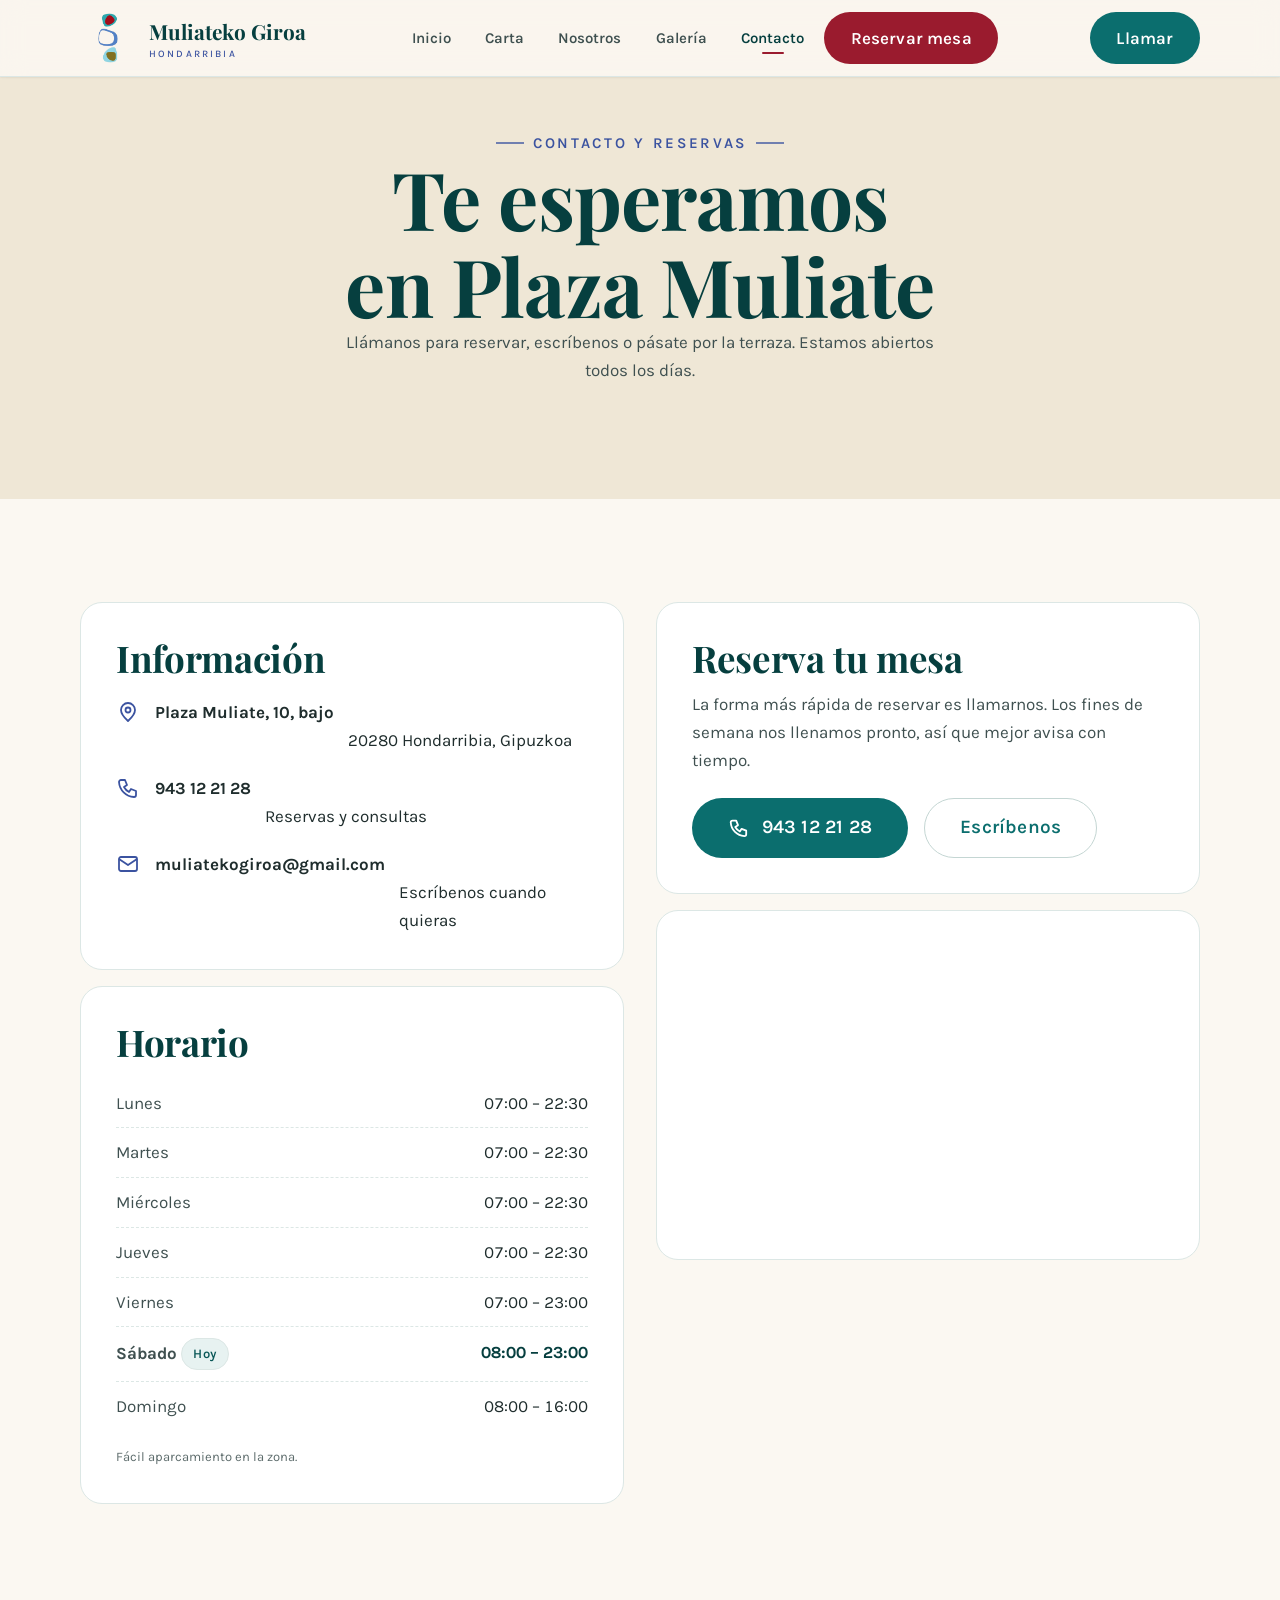
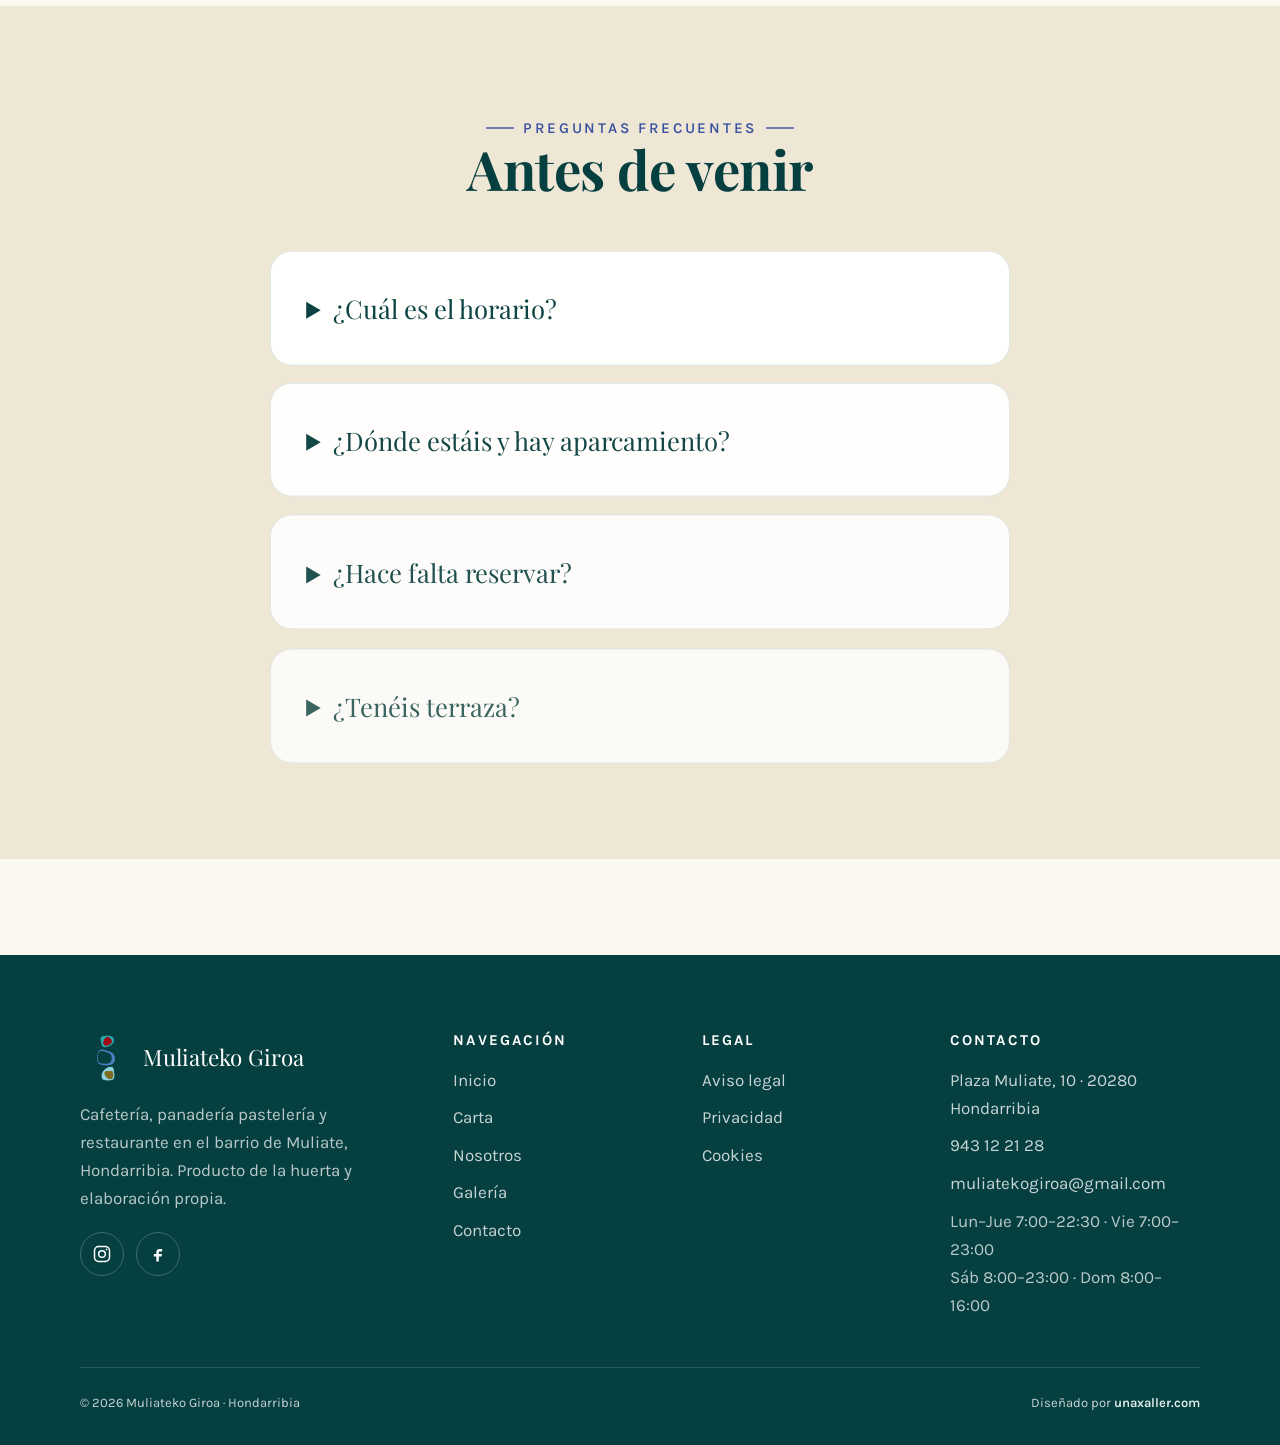
<file: contacto.html>
<!DOCTYPE html>
<html lang="es">
<head>
  <meta charset="UTF-8">
  <meta name="viewport" content="width=device-width, initial-scale=1">
  <title>Contacto y Reservas | Muliateko Giroa · Hondarribia</title>
  <meta name="description" content="Reserva mesa en Muliateko Giroa, Hondarribia. Plaza Muliate 10. Teléfono 943 12 21 28. Abierto todos los días; consulta el horario. Cómo llegar, horario y contacto.">
  <meta name="keywords" content="reservar Muliateko Giroa, contacto cafetería Hondarribia, teléfono Muliateko Giroa, horario Muliateko Giroa, Plaza Muliate Hondarribia">
  <meta name="robots" content="index, follow">
  <link rel="canonical" href="https://muliatekogiroa.es/contacto.html">
  <meta name="geo.region" content="ES-PV"><meta name="geo.placename" content="Hondarribia"><meta name="geo.position" content="43.3672;-1.8033"><meta name="ICBM" content="43.3672, -1.8033">
  <meta property="og:type" content="website"><meta property="og:site_name" content="Muliateko Giroa"><meta property="og:locale" content="es_ES">
  <meta property="og:title" content="Contacto y Reservas | Muliateko Giroa"><meta property="og:description" content="Plaza Muliate 10, Hondarribia · 943 12 21 28 · Abierto todos los días.">
  <meta property="og:url" content="https://muliatekogiroa.es/contacto.html"><meta property="og:image" content="https://muliatekogiroa.es/assets/img/og/og-image.jpg"><meta property="og:image:width" content="1200"><meta property="og:image:height" content="630">
  <meta name="twitter:card" content="summary_large_image"><meta name="twitter:title" content="Contacto y Reservas | Muliateko Giroa"><meta name="twitter:image" content="https://muliatekogiroa.es/assets/img/og/og-image.jpg">
  <meta name="theme-color" content="#0B6E6E">
  <link rel="icon" href="assets/img/favicon.svg" type="image/svg+xml"><link rel="icon" type="image/png" sizes="192x192" href="assets/img/favicon-192.png"><link rel="apple-touch-icon" href="assets/img/apple-touch-icon.png"><link rel="manifest" href="site.webmanifest">
  <link rel="preload" href="assets/fonts/playfair-latin.woff2" as="font" type="font/woff2" crossorigin>
  <link rel="preload" href="assets/fonts/karla-latin.woff2" as="font" type="font/woff2" crossorigin>
  <link rel="stylesheet" href="assets/css/fonts.css?v=5"><link rel="stylesheet" href="assets/css/styles.css?v=5"><link rel="stylesheet" href="assets/css/components.css?v=5"><link rel="stylesheet" href="assets/css/modern.css?v=5">
  <script type="application/ld+json">
  {
    "@context":"https://schema.org","@type":"FAQPage",
    "mainEntity":[
      {"@type":"Question","name":"¿Cuál es el horario de Muliateko Giroa?","acceptedAnswer":{"@type":"Answer","text":"Abrimos todos los días. De lunes a jueves de 7:00 a 22:30, viernes de 7:00 a 23:00, sábado de 8:00 a 23:00 y domingo de 8:00 a 16:00."}},
      {"@type":"Question","name":"¿Dónde está Muliateko Giroa?","acceptedAnswer":{"@type":"Answer","text":"Estamos en la Plaza Muliate, 10, bajo, 20280 Hondarribia (Gipuzkoa), en el barrio de Muliate, con fácil aparcamiento."}},
      {"@type":"Question","name":"¿Hace falta reservar mesa?","acceptedAnswer":{"@type":"Answer","text":"Los fines de semana nos llenamos rápido, así que recomendamos reservar. Puedes llamarnos al 943 12 21 28."}},
      {"@type":"Question","name":"¿Tienen terraza?","acceptedAnswer":{"@type":"Answer","text":"Sí, disponemos de una amplia terraza soleada en un entorno tranquilo, ideal para desayunar, comer o tomar algo."}}
    ]
  }
  </script>
</head>
<body>
  <a class="skip-link" href="#main">Saltar al contenido</a>
  <header class="site-header is-solid">
    <div class="container nav">
      <a class="brand" href="index.html" aria-label="Muliateko Giroa — Inicio"><img class="brand-logo" src="assets/img/logo-mark.png" width="56" height="56" alt="" aria-hidden="true"><span>Muliateko Giroa<span class="brand-sub">Hondarribia</span></span></a>
      <nav class="nav-links" aria-label="Navegación principal">
        <a class="nav-link" href="index.html">Inicio</a><a class="nav-link" href="carta.html">Carta</a><a class="nav-link" href="nosotros.html">Nosotros</a>
        <a class="nav-link" href="galeria.html">Galería</a><a class="nav-link" href="contacto.html" aria-current="page">Contacto</a>
        <a class="btn btn-accent" href="#reservar">Reservar mesa</a>
      </nav>
      <div class="nav-actions"><a class="btn" href="tel:+34943122128">Llamar</a><button class="nav-toggle" aria-label="Abrir menú" aria-expanded="false" aria-controls="nav-links"><span></span></button></div>
    </div>
  </header>

  <main id="main">
    <section class="section-tight" style="padding-top:calc(var(--nav-h) + 3rem);background:var(--c-cream-deep)">
      <div class="container">
        <div class="section-head is-centered">
          <span class="eyebrow is-centered">Contacto y reservas</span>
          <h1 class="text-balance">Te esperamos en Plaza Muliate</h1>
          <p class="text-pretty lead-center">Llámanos para reservar, escríbenos o pásate por la terraza. Estamos abiertos todos los días.</p>
        </div>
      </div>
    </section>

    <section class="section">
      <div class="container">
        <div class="grid grid-2" style="align-items:start">
          <!-- Info column -->
          <div class="stack reveal">
            <div class="info-card">
              <h3 style="margin-bottom:1.25rem">Información</h3>
              <div class="contact-list">
                <a href="https://maps.google.com/?q=Plaza+Muliate+10+Hondarribia" target="_blank" rel="noopener">
                  <svg viewBox="0 0 24 24" fill="none" stroke="currentColor" stroke-width="1.8"><path d="M12 21s7-6.3 7-11a7 7 0 1 0-14 0c0 4.7 7 11 7 11Z" stroke-linejoin="round"/><circle cx="12" cy="10" r="2.5"/></svg>
                  <span><strong>Plaza Muliate, 10, bajo</strong><br>20280 Hondarribia, Gipuzkoa</span>
                </a>
                <a href="tel:+34943122128">
                  <svg viewBox="0 0 24 24" fill="none" stroke="currentColor" stroke-width="1.8"><path d="M5 4h4l2 5-3 2a12 12 0 0 0 5 5l2-3 5 2v4a2 2 0 0 1-2 2A16 16 0 0 1 3 6a2 2 0 0 1 2-2Z" stroke-linejoin="round"/></svg>
                  <span><strong>943 12 21 28</strong><br>Reservas y consultas</span>
                </a>
                <a href="mailto:muliatekogiroa@gmail.com">
                  <svg viewBox="0 0 24 24" fill="none" stroke="currentColor" stroke-width="1.8"><rect x="3" y="5" width="18" height="14" rx="2"/><path d="m3 7 9 6 9-6" stroke-linejoin="round"/></svg>
                  <span><strong>muliatekogiroa@gmail.com</strong><br>Escríbenos cuando quieras</span>
                </a>
              </div>
            </div>

            <div class="info-card">
              <h3 style="margin-bottom:1rem">Horario</h3>
              <div class="hours" data-hours>
                <div class="hours-row" data-day="1"><span class="day">Lunes</span><span class="tabular">07:00 – 22:30</span></div>
                <div class="hours-row" data-day="2"><span class="day">Martes</span><span class="tabular">07:00 – 22:30</span></div>
                <div class="hours-row" data-day="3"><span class="day">Miércoles</span><span class="tabular">07:00 – 22:30</span></div>
                <div class="hours-row" data-day="4"><span class="day">Jueves</span><span class="tabular">07:00 – 22:30</span></div>
                <div class="hours-row" data-day="5"><span class="day">Viernes</span><span class="tabular">07:00 – 23:00</span></div>
                <div class="hours-row" data-day="6"><span class="day">Sábado</span><span class="tabular">08:00 – 23:00</span></div>
                <div class="hours-row" data-day="0"><span class="day">Domingo</span><span class="tabular">08:00 – 16:00</span></div>
              </div>
              <p class="form-note" style="margin-top:1rem">Fácil aparcamiento en la zona.</p>
            </div>
          </div>

          <!-- Reserva + map -->
          <div class="stack reveal">
            <div class="info-card" id="reservar">
              <h3 style="margin-bottom:.75rem">Reserva tu mesa</h3>
              <p style="color:var(--c-fg-soft)">La forma más rápida de reservar es llamarnos. Los fines de semana nos llenamos pronto, así que mejor avisa con tiempo.</p>
              <div class="hero-actions" style="margin-top:1.5rem">
                <a class="btn btn-lg" href="tel:+34943122128">
                  <svg viewBox="0 0 24 24" fill="none" stroke="currentColor" stroke-width="2" aria-hidden="true"><path d="M5 4h4l2 5-3 2a12 12 0 0 0 5 5l2-3 5 2v4a2 2 0 0 1-2 2A16 16 0 0 1 3 6a2 2 0 0 1 2-2Z" stroke-linejoin="round"/></svg>
                  943 12 21 28
                </a>
                <a class="btn btn-secondary btn-lg" href="mailto:muliatekogiroa@gmail.com?subject=Reserva%20%E2%80%94%20Muliateko%20Giroa">Escríbenos</a>
              </div>
            </div>
            <div class="info-card" style="padding:0;overflow:hidden">
              <iframe class="map-embed" title="Mapa de Muliateko Giroa en Plaza Muliate, Hondarribia" loading="lazy" referrerpolicy="no-referrer-when-downgrade" src="https://www.google.com/maps?q=Plaza%20Muliate%2010%20Hondarribia&output=embed"></iframe>
            </div>
          </div>
        </div>
      </div>
    </section>

    <!-- FAQ -->
    <section class="section" style="background:var(--c-cream-deep)" aria-labelledby="faq-h">
      <div class="container" style="max-width:820px">
        <div class="section-head is-centered"><span class="eyebrow is-centered">Preguntas frecuentes</span><h2 id="faq-h" class="text-balance">Antes de venir</h2></div>
        <div class="stack">
          <details class="info-card reveal"><summary style="cursor:pointer;font-family:var(--font-display);font-size:var(--fs-xl);color:var(--c-primary-900)">¿Cuál es el horario?</summary><p style="margin-top:.75rem;color:var(--c-fg-soft)">Abrimos todos los días. Lun–Jue 7:00–22:30, Vie 7:00–23:00, Sáb 8:00–23:00 y Dom 8:00–16:00.</p></details>
          <details class="info-card reveal"><summary style="cursor:pointer;font-family:var(--font-display);font-size:var(--fs-xl);color:var(--c-primary-900)">¿Dónde estáis y hay aparcamiento?</summary><p style="margin-top:.75rem;color:var(--c-fg-soft)">En la Plaza Muliate, 10, bajo, 20280 Hondarribia. El barrio de Muliate cuenta con fácil aparcamiento.</p></details>
          <details class="info-card reveal"><summary style="cursor:pointer;font-family:var(--font-display);font-size:var(--fs-xl);color:var(--c-primary-900)">¿Hace falta reservar?</summary><p style="margin-top:.75rem;color:var(--c-fg-soft)">Los fines de semana nos llenamos rápido, así que mejor reserva llamando al 943 12 21 28.</p></details>
          <details class="info-card reveal"><summary style="cursor:pointer;font-family:var(--font-display);font-size:var(--fs-xl);color:var(--c-primary-900)">¿Tenéis terraza?</summary><p style="margin-top:.75rem;color:var(--c-fg-soft)">Sí, una amplia terraza soleada en un entorno tranquilo, perfecta para desayunar o tomar algo.</p></details>
        </div>
      </div>
    </section>
  </main>

  <div data-footer></div>

  <svg width="0" height="0" style="position:absolute" aria-hidden="true"><defs>
    <g id="brandmark"><linearGradient id="cupGrad" x1="0" y1="0" x2="0" y2="1"><stop offset="0" stop-color="#B45309"/><stop offset="1" stop-color="#0B6E6E"/></linearGradient><g fill="none" stroke="#C2691C" stroke-width="2" stroke-linecap="round"><path d="M19 11c-1.6-1.6-1.6-3.4 0-5"/><path d="M24 11c-1.6-1.6-1.6-3.4 0-5"/><path d="M29 11c-1.6-1.6-1.6-3.4 0-5"/></g><path d="M12 16h22v9a11 11 0 0 1-11 11 11 11 0 0 1-11-11z" fill="url(#cupGrad)"/><path d="M34 19h3a4 4 0 0 1 0 8h-3" fill="none" stroke="#0B6E6E" stroke-width="3" stroke-linecap="round"/></g>
  </defs></svg>

  <script src="assets/js/vendor/gsap.min.js" defer></script>
  <script src="assets/js/vendor/ScrollTrigger.min.js" defer></script>
  <script src="assets/js/partials.js?v=5" defer></script>
  <script src="assets/js/main.js?v=5" defer></script>
</body>
</html>
</file>
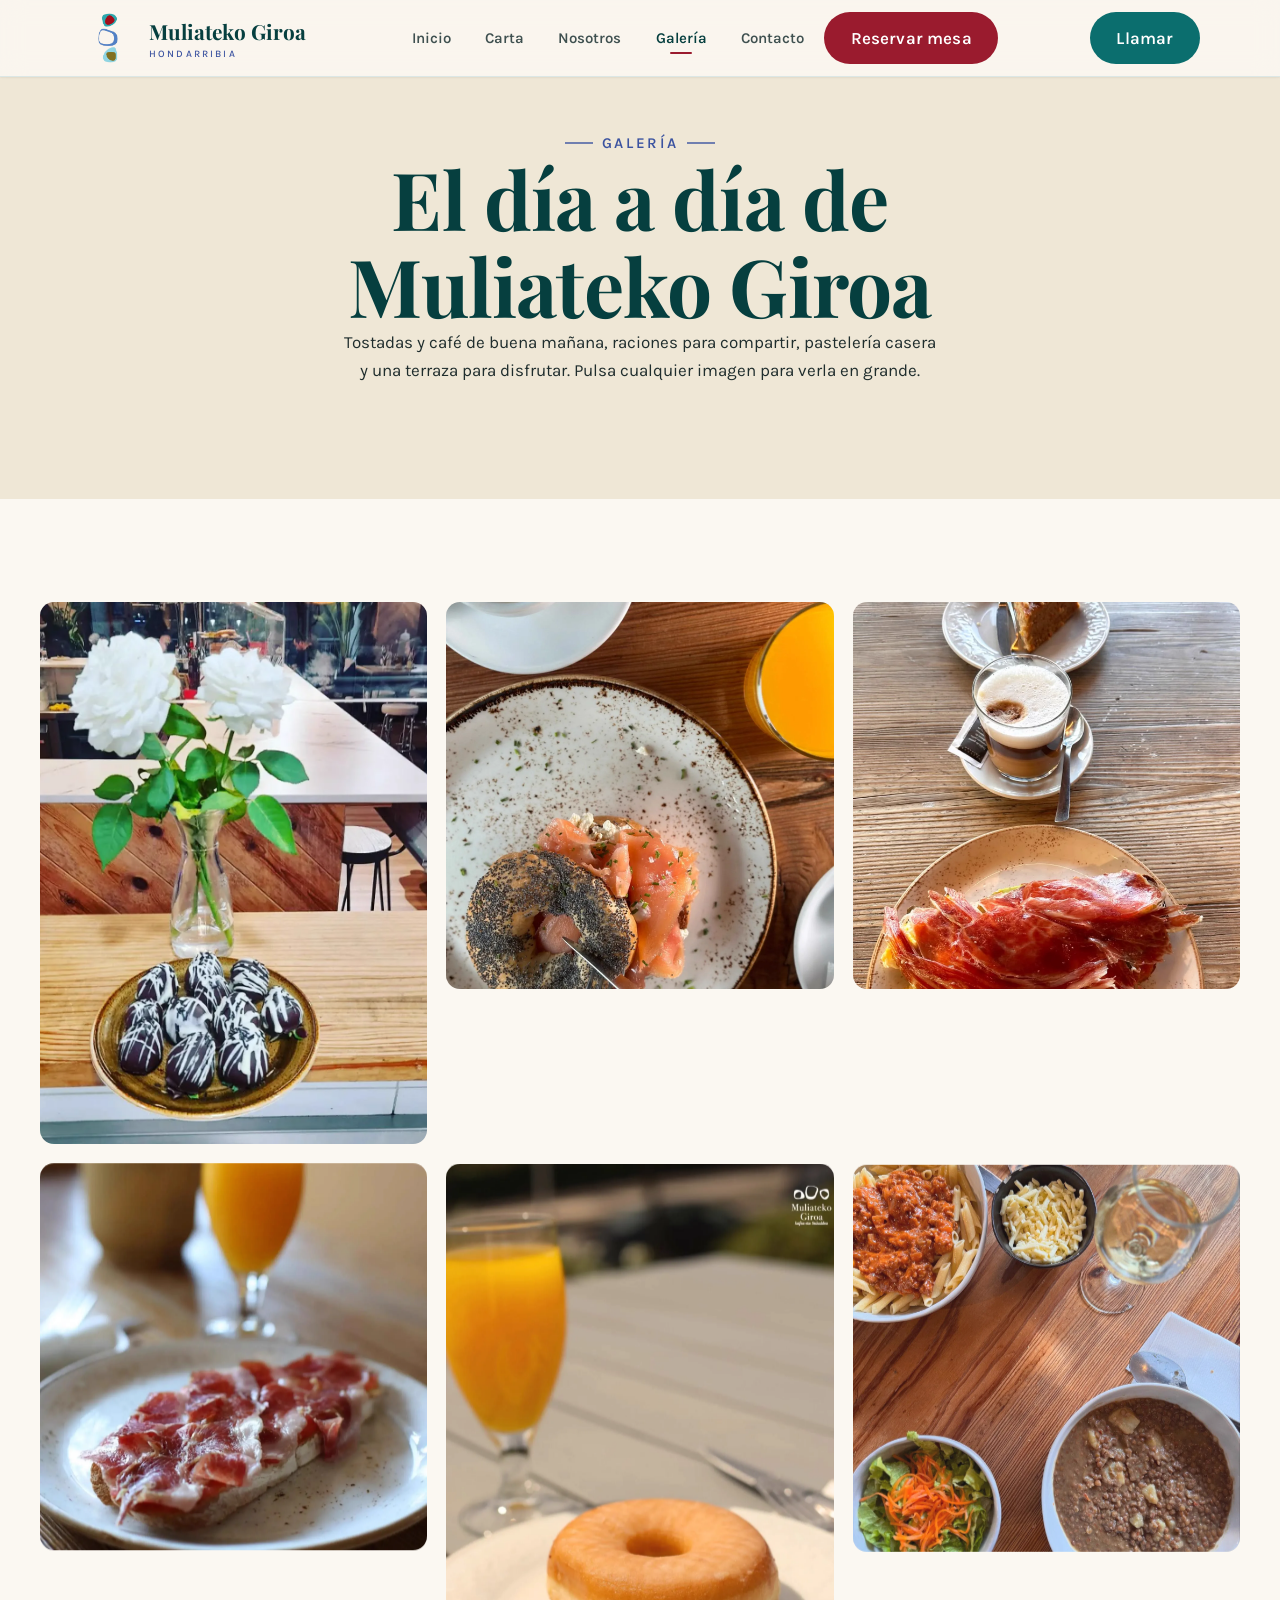
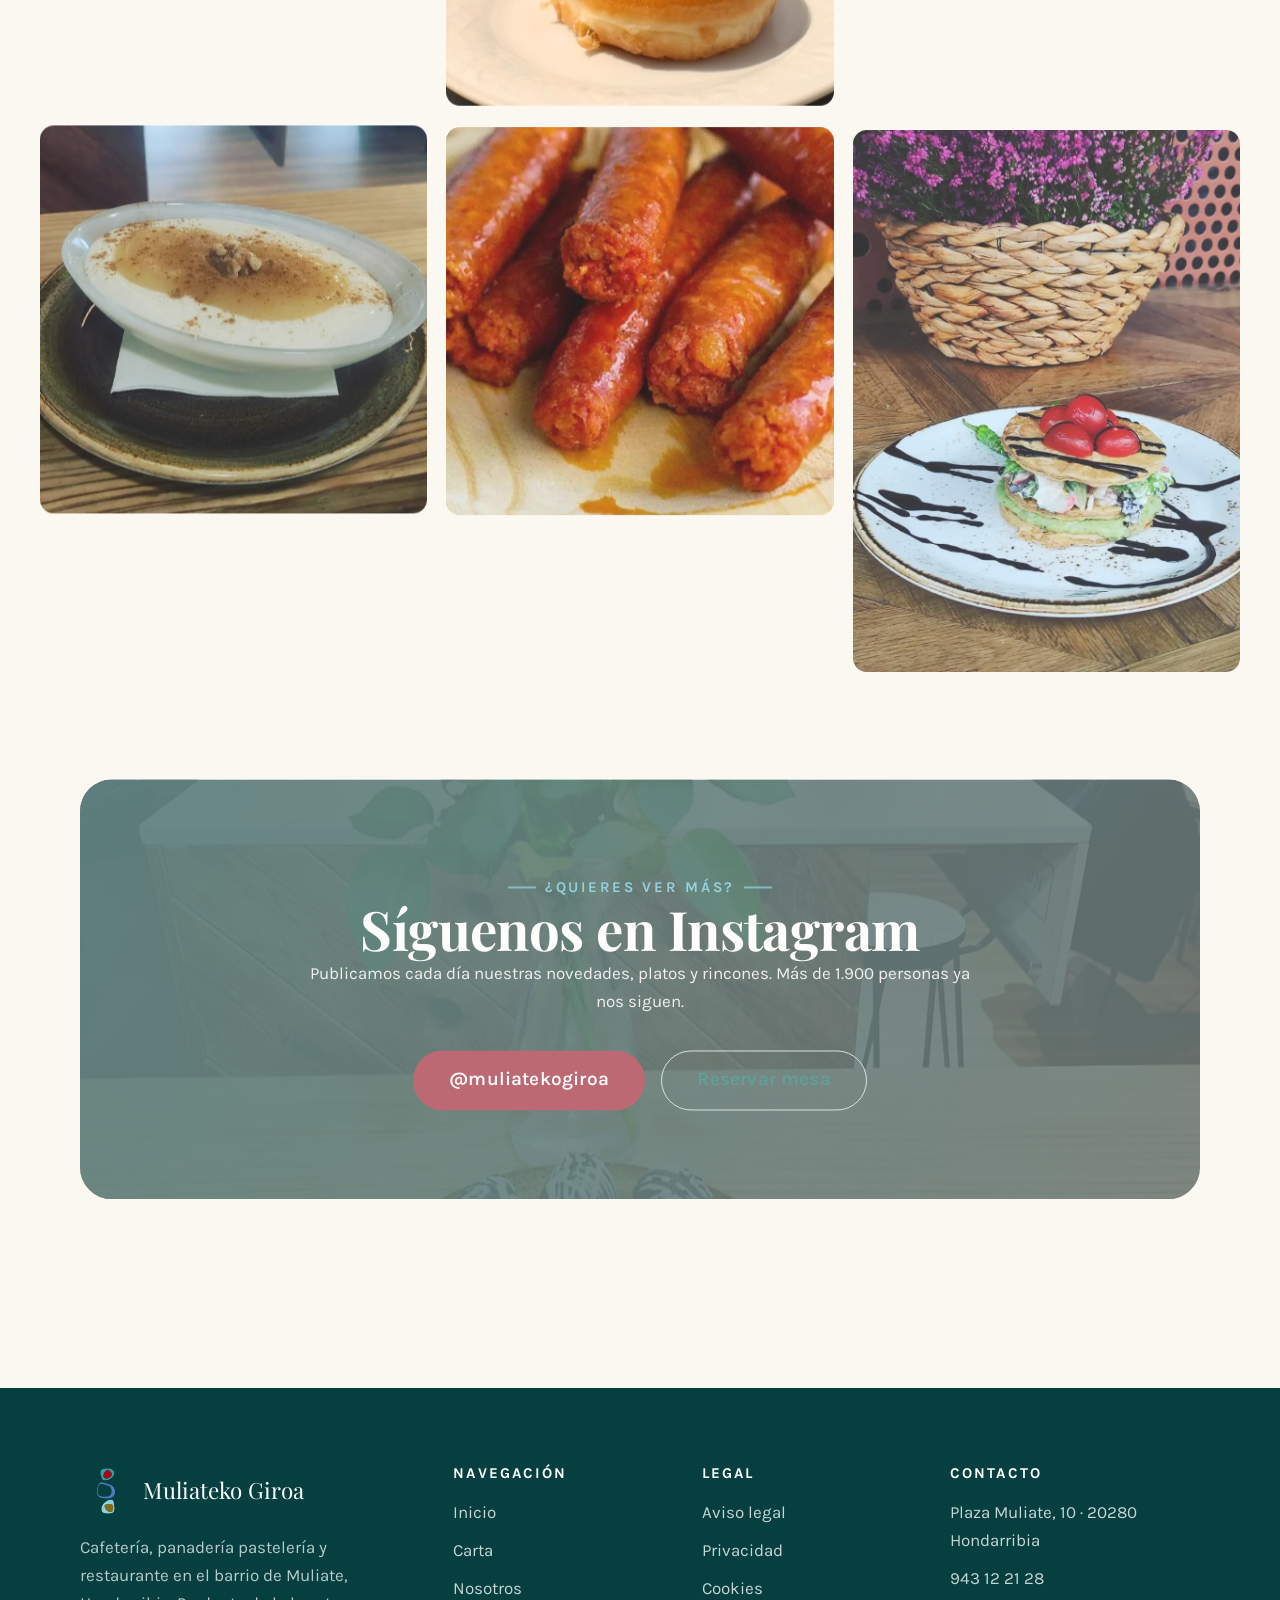
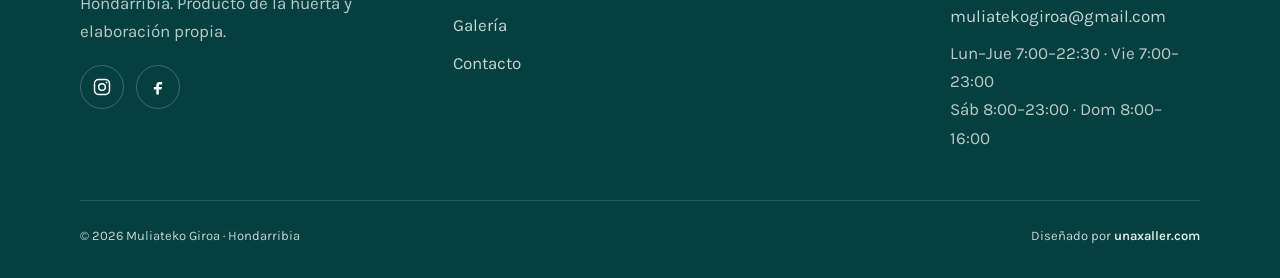
<file: galeria.html>
<!DOCTYPE html>
<html lang="es">
<head>
  <meta charset="UTF-8">
  <meta name="viewport" content="width=device-width, initial-scale=1">
  <title>Galería | Muliateko Giroa · Cafetería y Restaurante en Hondarribia</title>
  <meta name="description" content="Galería de fotos de Muliateko Giroa: tostadas, raciones, pastelería casera, café, terraza y el ambiente de nuestra cafetería y restaurante en Hondarribia.">
  <meta name="keywords" content="Muliateko Giroa fotos, galería cafetería Hondarribia, terraza Muliate, pastelería Hondarribia fotos">
  <meta name="robots" content="index, follow">
  <link rel="canonical" href="https://muliatekogiroa.es/galeria.html">
  <meta name="geo.region" content="ES-PV"><meta name="geo.placename" content="Hondarribia"><meta name="geo.position" content="43.3672;-1.8033"><meta name="ICBM" content="43.3672, -1.8033">
  <meta property="og:type" content="website"><meta property="og:site_name" content="Muliateko Giroa"><meta property="og:locale" content="es_ES">
  <meta property="og:title" content="Galería | Muliateko Giroa"><meta property="og:description" content="Tostadas, raciones, pastelería, café y terraza en Hondarribia.">
  <meta property="og:url" content="https://muliatekogiroa.es/galeria.html"><meta property="og:image" content="https://muliatekogiroa.es/assets/img/og/og-image.jpg"><meta property="og:image:width" content="1200"><meta property="og:image:height" content="630">
  <meta name="twitter:card" content="summary_large_image"><meta name="twitter:title" content="Galería | Muliateko Giroa"><meta name="twitter:image" content="https://muliatekogiroa.es/assets/img/og/og-image.jpg">
  <meta name="theme-color" content="#0B6E6E">
  <link rel="icon" href="assets/img/favicon.svg" type="image/svg+xml"><link rel="icon" type="image/png" sizes="192x192" href="assets/img/favicon-192.png"><link rel="apple-touch-icon" href="assets/img/apple-touch-icon.png"><link rel="manifest" href="site.webmanifest">
  <link rel="preload" href="assets/fonts/playfair-latin.woff2" as="font" type="font/woff2" crossorigin>
  <link rel="preload" href="assets/fonts/karla-latin.woff2" as="font" type="font/woff2" crossorigin>
  <link rel="stylesheet" href="assets/css/fonts.css?v=5"><link rel="stylesheet" href="assets/css/styles.css?v=5"><link rel="stylesheet" href="assets/css/components.css?v=5"><link rel="stylesheet" href="assets/css/modern.css?v=5">
  <script type="application/ld+json">
  { "@context":"https://schema.org","@type":"ImageGallery","name":"Galería de Muliateko Giroa","url":"https://muliatekogiroa.es/galeria.html" }
  </script>
</head>
<body>
  <a class="skip-link" href="#main">Saltar al contenido</a>
  <header class="site-header is-solid">
    <div class="container nav">
      <a class="brand" href="index.html" aria-label="Muliateko Giroa — Inicio"><img class="brand-logo" src="assets/img/logo-mark.png" width="56" height="56" alt="" aria-hidden="true"><span>Muliateko Giroa<span class="brand-sub">Hondarribia</span></span></a>
      <nav class="nav-links" aria-label="Navegación principal">
        <a class="nav-link" href="index.html">Inicio</a><a class="nav-link" href="carta.html">Carta</a><a class="nav-link" href="nosotros.html">Nosotros</a>
        <a class="nav-link" href="galeria.html" aria-current="page">Galería</a><a class="nav-link" href="contacto.html">Contacto</a>
        <a class="btn btn-accent" href="contacto.html">Reservar mesa</a>
      </nav>
      <div class="nav-actions"><a class="btn" href="tel:+34943122128">Llamar</a><button class="nav-toggle" aria-label="Abrir menú" aria-expanded="false" aria-controls="nav-links"><span></span></button></div>
    </div>
  </header>

  <main id="main">
    <section class="section-tight" style="padding-top:calc(var(--nav-h) + 3rem);background:var(--c-cream-deep)">
      <div class="container">
        <div class="section-head is-centered">
          <span class="eyebrow is-centered">Galería</span>
          <h1 class="text-balance">El día a día de Muliateko Giroa</h1>
          <p class="text-pretty" style="margin-inline:auto">Tostadas y café de buena mañana, raciones para compartir, pastelería casera y una terraza para disfrutar. Pulsa cualquier imagen para verla en grande.</p>
        </div>
      </div>
    </section>

    <section class="section">
      <div class="container container-wide">
        <div class="gallery-grid">
          <figure class="gallery-item tall reveal"><img src="assets/img/gallery/g1-interior.webp" alt="Interior acogedor de la cafetería Muliateko Giroa" width="1600" height="2240" loading="lazy"><figcaption>Nuestro interior</figcaption></figure>
          <figure class="gallery-item reveal"><img src="assets/img/gallery/g5-latte-art.webp" alt="Café con leche con arte latte en Muliateko Giroa" width="1600" height="1600" loading="lazy"><figcaption>Café recién hecho</figcaption></figure>
          <figure class="gallery-item reveal"><img src="assets/img/menu/tostada-jamon.webp" alt="Tostada con huevo, uno de los desayunos estrella" width="1600" height="1600" loading="lazy"><figcaption>Desayunos</figcaption></figure>
          <figure class="gallery-item reveal"><img src="assets/img/menu/croquetas.webp" alt="Croquetas caseras de jamón" width="1600" height="1600" loading="lazy"><figcaption>Croquetas caseras</figcaption></figure>
          <figure class="gallery-item tall reveal"><img src="assets/img/gallery/g2-terrace.webp" alt="Terraza soleada de Muliateko Giroa" width="1600" height="2240" loading="lazy"><figcaption>Terraza al aire libre</figcaption></figure>
          <figure class="gallery-item reveal"><img src="assets/img/gallery/g4-bread.webp" alt="Pan de elaboración propia" width="1600" height="1600" loading="lazy"><figcaption>Pan del día</figcaption></figure>
          <figure class="gallery-item reveal"><img src="assets/img/menu/tarta-queso.webp" alt="Tarta de queso casera" width="1600" height="1600" loading="lazy"><figcaption>Tarta de queso</figcaption></figure>
          <figure class="gallery-item reveal"><img src="assets/img/menu/patatas-bravas.webp" alt="Patatas bravas con salsa casera" width="1600" height="1600" loading="lazy"><figcaption>Patatas bravas</figcaption></figure>
          <figure class="gallery-item tall reveal"><img src="assets/img/gallery/g6-pastry-counter.webp" alt="Mostrador de pastelería y bollería" width="1600" height="2240" loading="lazy"><figcaption>Pastelería propia</figcaption></figure>
        </div>
      </div>
    </section>

    <section class="section" style="padding-top:0">
      <div class="container"><div class="cta-xl reveal">
        <img class="bgimg" src="assets/img/gallery/g1-interior.webp" alt="" aria-hidden="true" loading="lazy">
        <p class="eyebrow is-centered on-dark">¿Quieres ver más?</p>
        <h2 class="text-balance">Síguenos en Instagram</h2>
        <p class="text-pretty">Publicamos cada día nuestras novedades, platos y rincones. Más de 1.900 personas ya nos siguen.</p>
        <div class="hero-actions actions-center u-mt-lg"><a class="btn btn-accent btn-lg" href="https://www.instagram.com/muliatekogiroa/" target="_blank" rel="noopener">@muliatekogiroa</a><a class="btn btn-secondary btn-lg" href="contacto.html">Reservar mesa</a></div>
      </div></div>
    </section>
  </main>

  <div data-footer></div>

  <svg width="0" height="0" style="position:absolute" aria-hidden="true"><defs>
    <g id="brandmark"><linearGradient id="cupGrad" x1="0" y1="0" x2="0" y2="1"><stop offset="0" stop-color="#B45309"/><stop offset="1" stop-color="#0B6E6E"/></linearGradient><g fill="none" stroke="#C2691C" stroke-width="2" stroke-linecap="round"><path d="M19 11c-1.6-1.6-1.6-3.4 0-5"/><path d="M24 11c-1.6-1.6-1.6-3.4 0-5"/><path d="M29 11c-1.6-1.6-1.6-3.4 0-5"/></g><path d="M12 16h22v9a11 11 0 0 1-11 11 11 11 0 0 1-11-11z" fill="url(#cupGrad)"/><path d="M34 19h3a4 4 0 0 1 0 8h-3" fill="none" stroke="#0B6E6E" stroke-width="3" stroke-linecap="round"/></g>
  </defs></svg>

  <script src="assets/js/vendor/gsap.min.js" defer></script>
  <script src="assets/js/vendor/ScrollTrigger.min.js" defer></script>
  <script src="assets/js/partials.js?v=5" defer></script>
  <script src="assets/js/main.js?v=5" defer></script>
</body>
</html>
</file>
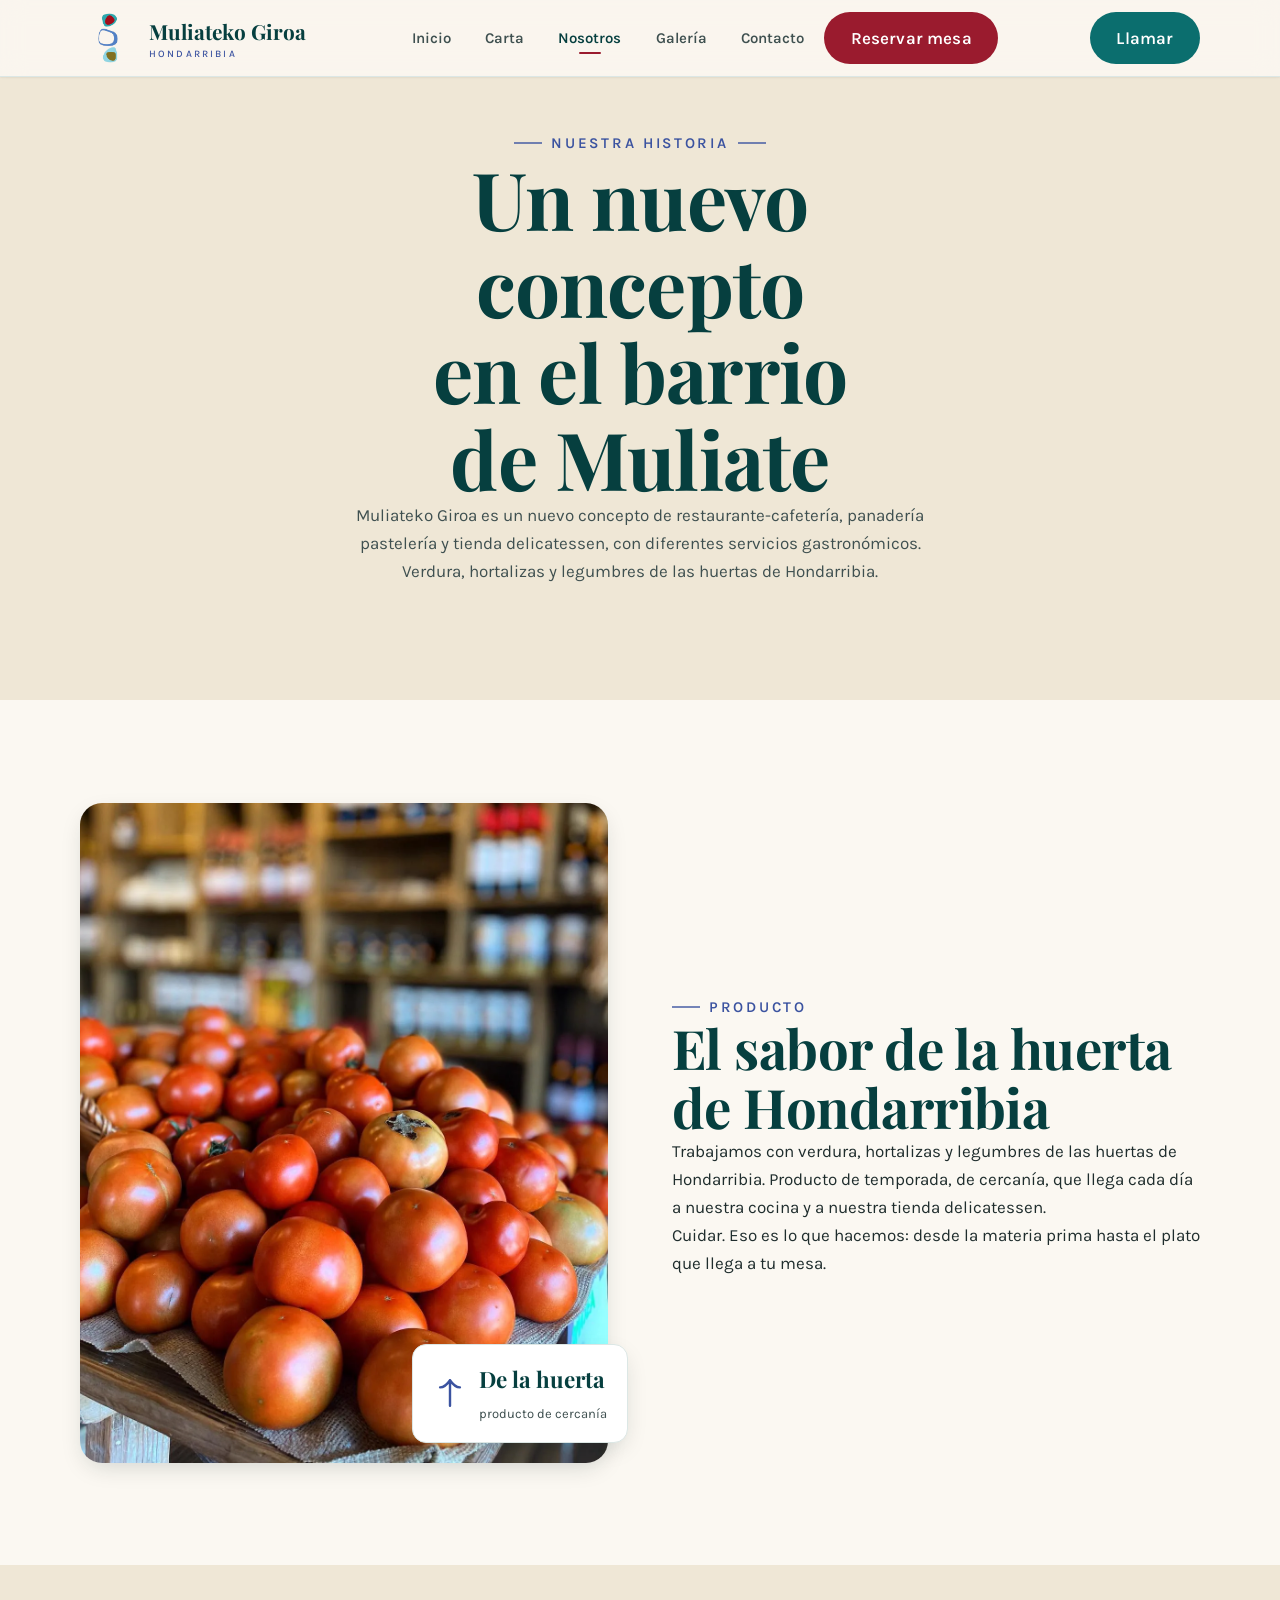
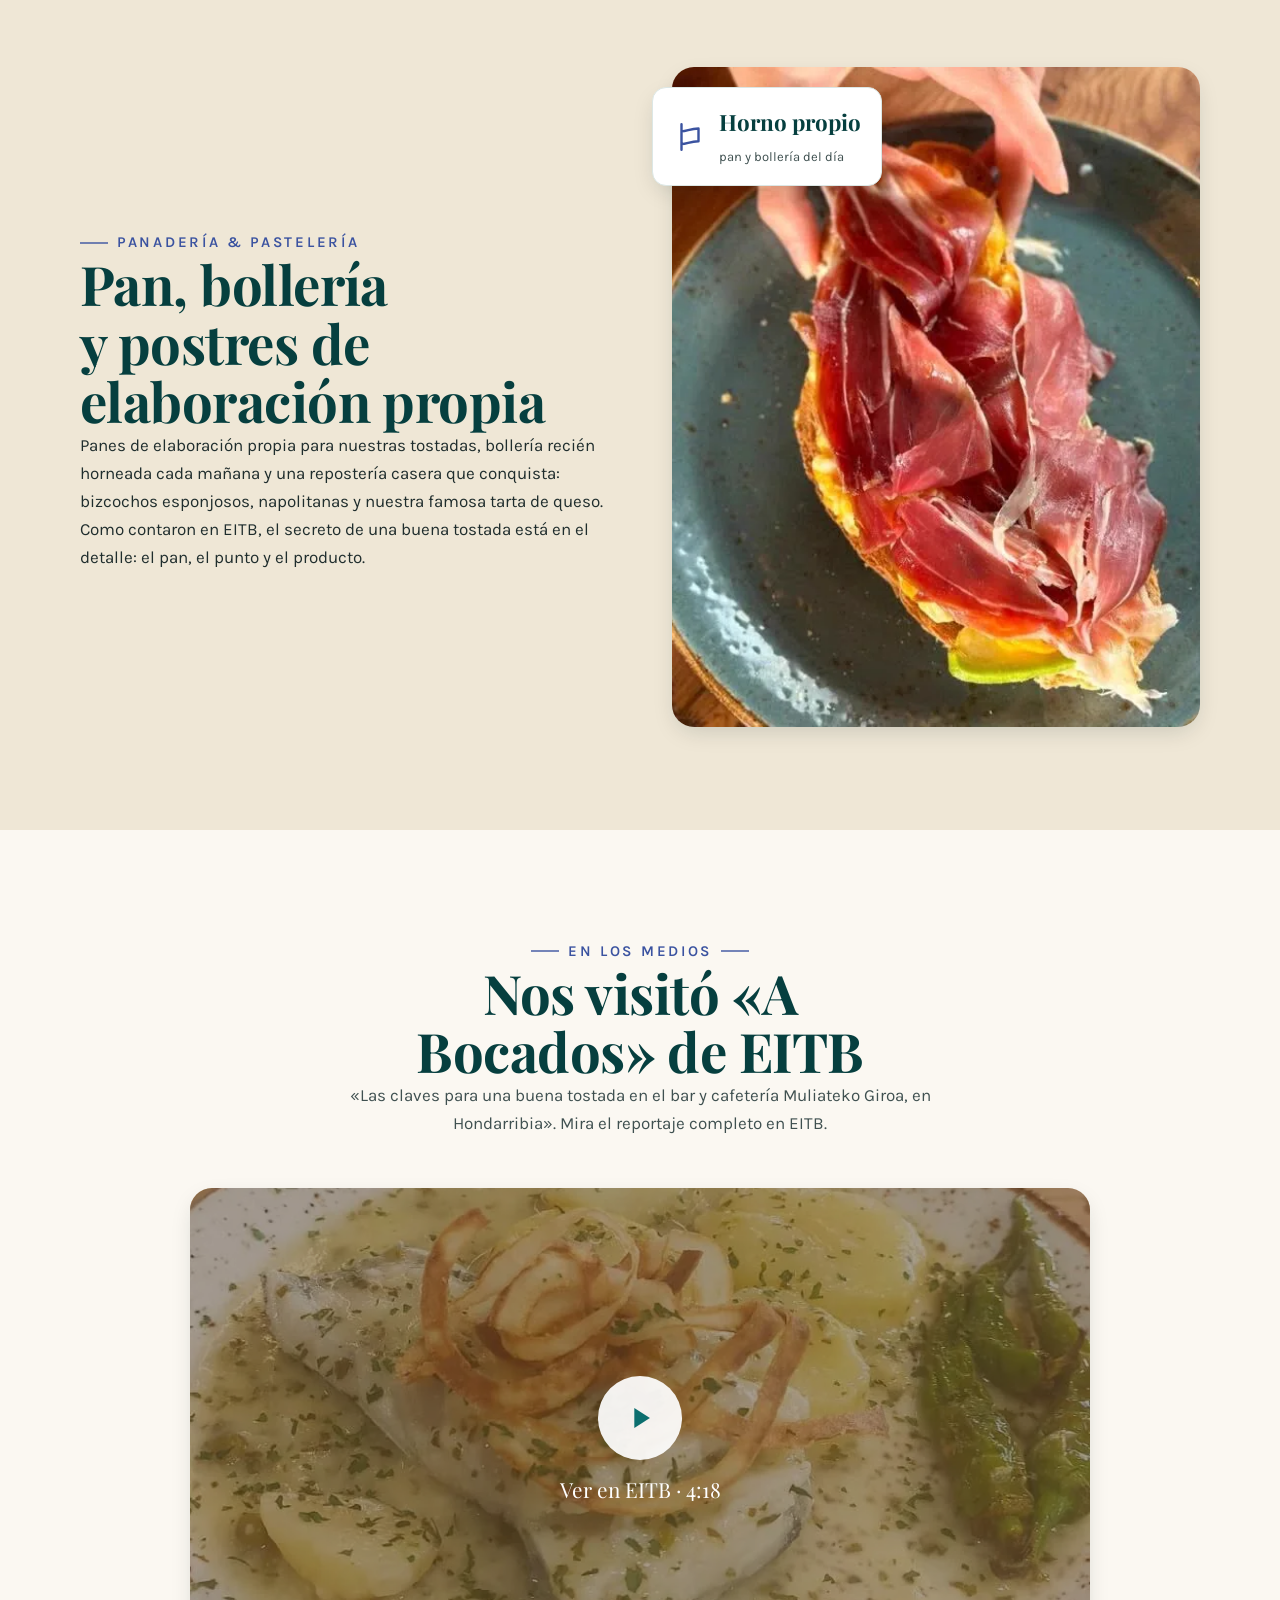
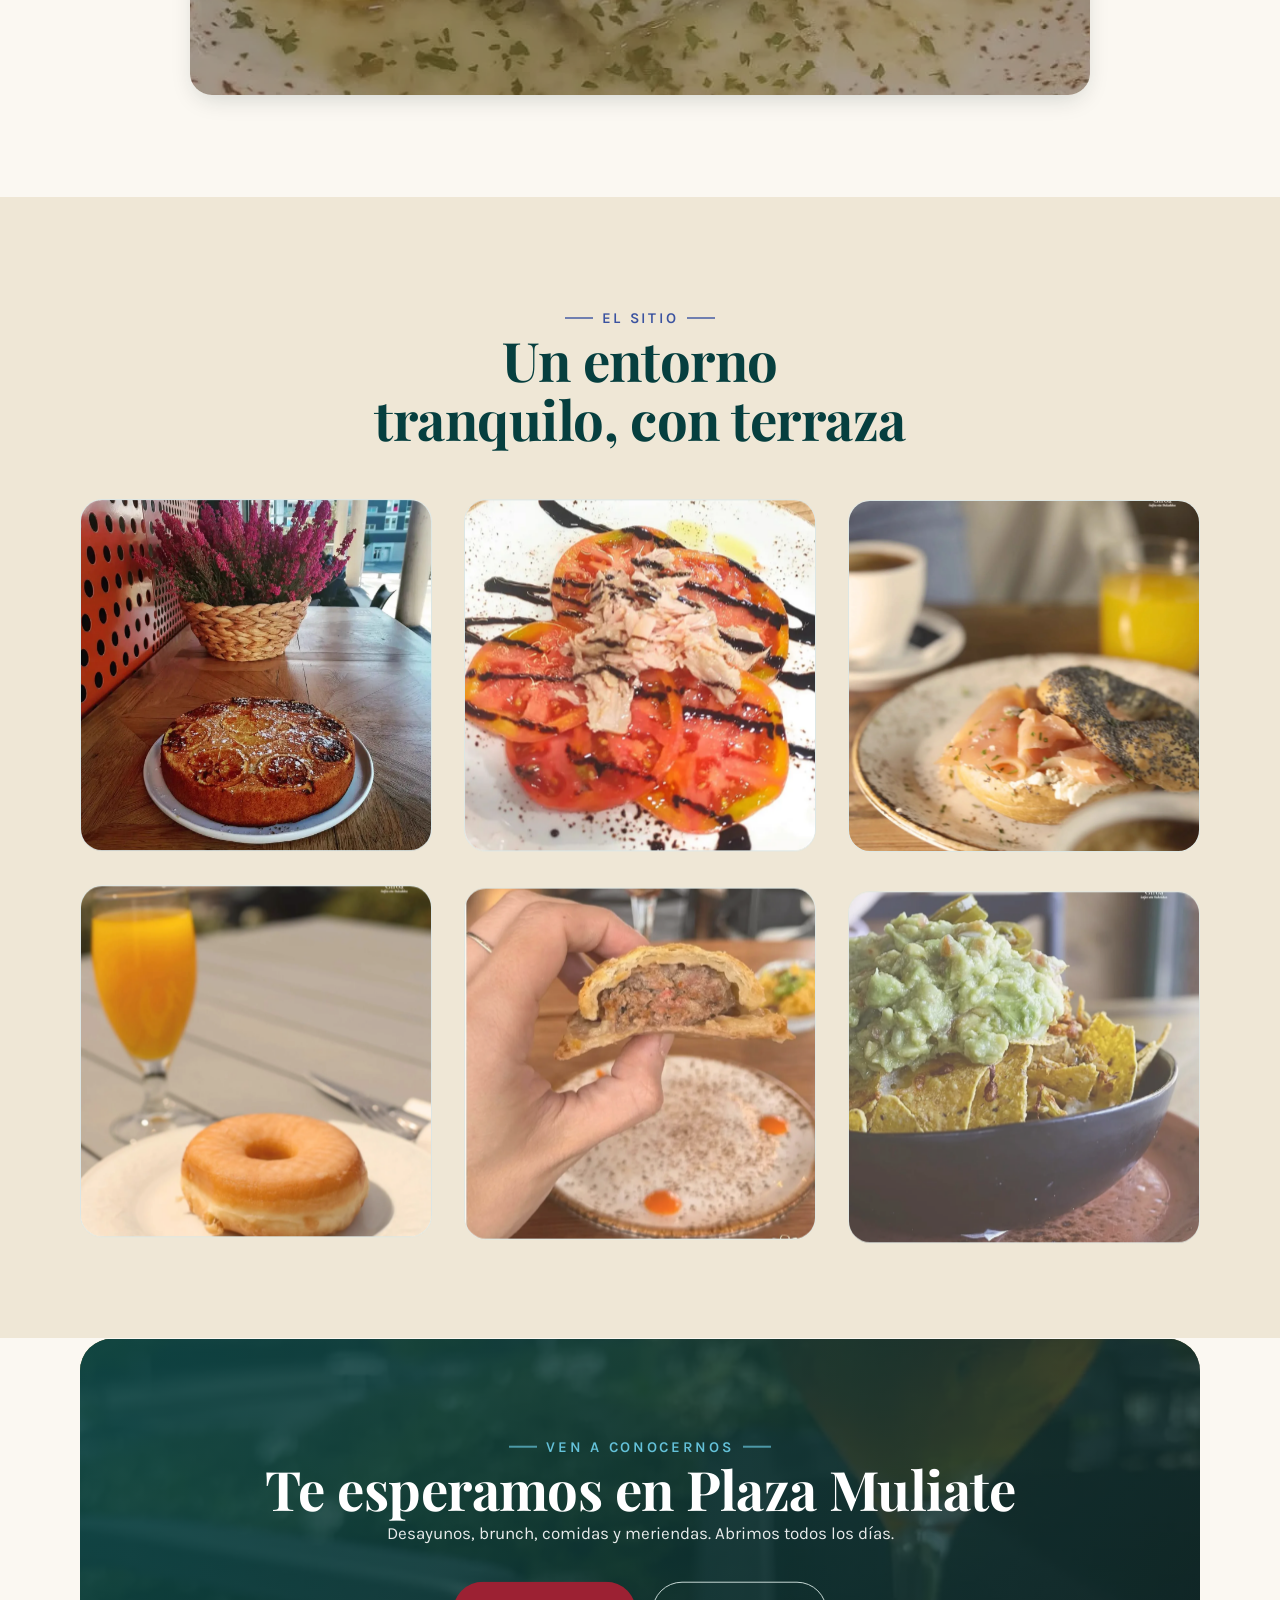
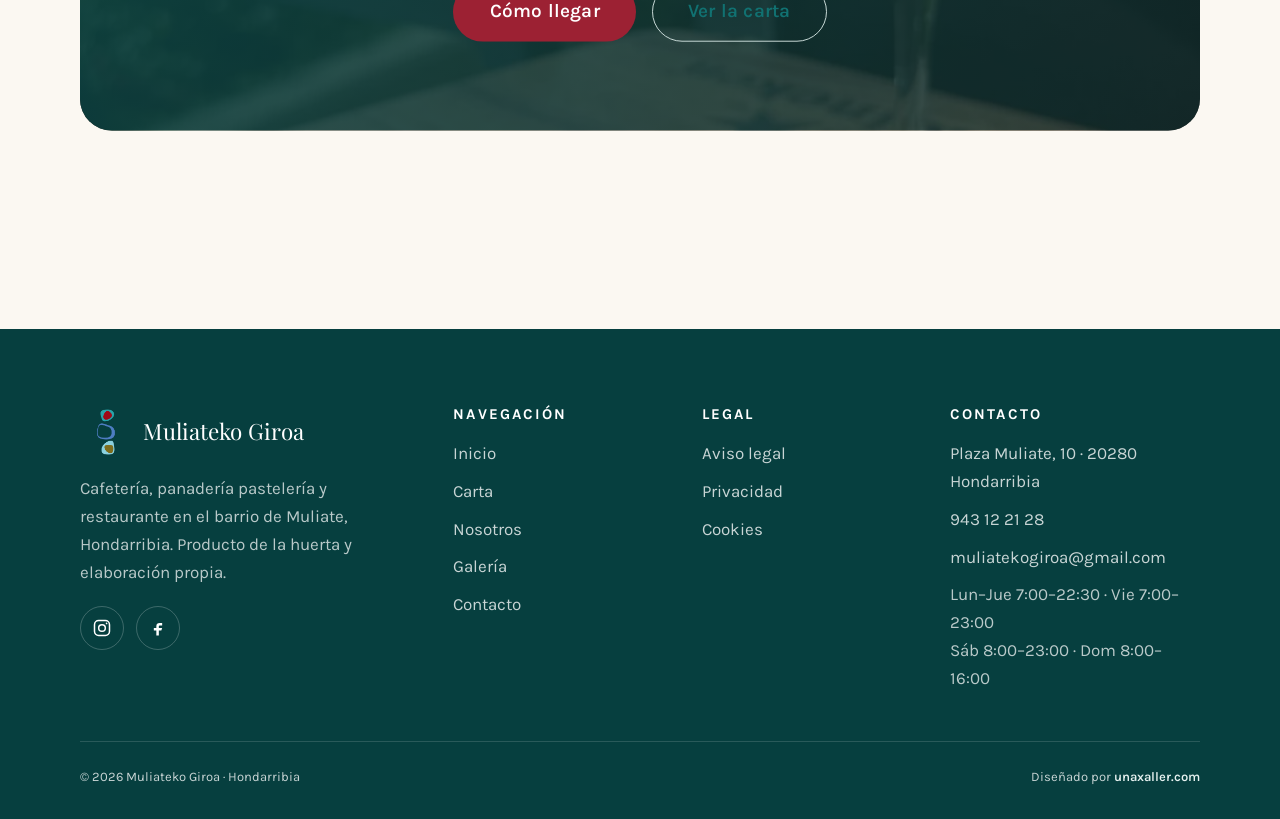
<file: nosotros.html>
<!DOCTYPE html>
<html lang="es">
<head>
  <meta charset="UTF-8">
  <meta name="viewport" content="width=device-width, initial-scale=1">
  <title>Sobre Nosotros | Muliateko Giroa · Cafetería y Restaurante en Hondarribia</title>
  <meta name="description" content="Conoce Muliateko Giroa: un nuevo concepto de cafetería, panadería pastelería y restaurante en el barrio de Muliate, Hondarribia. Producto de la huerta y elaboración propia. Visto en EITB.">
  <meta name="keywords" content="Muliateko Giroa historia, cafetería Muliate, restaurante Hondarribia, panadería artesana Hondarribia, EITB tostada Muliateko Giroa">
  <meta name="robots" content="index, follow">
  <link rel="canonical" href="https://muliatekogiroa.es/nosotros.html">
  <meta name="geo.region" content="ES-PV"><meta name="geo.placename" content="Hondarribia"><meta name="geo.position" content="43.3672;-1.8033"><meta name="ICBM" content="43.3672, -1.8033">
  <meta property="og:type" content="website"><meta property="og:site_name" content="Muliateko Giroa"><meta property="og:locale" content="es_ES">
  <meta property="og:title" content="Sobre Nosotros | Muliateko Giroa"><meta property="og:description" content="Un nuevo concepto de cafetería, panadería y restaurante en Muliate, Hondarribia.">
  <meta property="og:url" content="https://muliatekogiroa.es/nosotros.html"><meta property="og:image" content="https://muliatekogiroa.es/assets/img/og/og-image.jpg"><meta property="og:image:width" content="1200"><meta property="og:image:height" content="630">
  <meta name="twitter:card" content="summary_large_image"><meta name="twitter:title" content="Sobre Nosotros | Muliateko Giroa"><meta name="twitter:image" content="https://muliatekogiroa.es/assets/img/og/og-image.jpg">
  <meta name="theme-color" content="#0B6E6E">
  <link rel="icon" href="assets/img/favicon.svg" type="image/svg+xml"><link rel="icon" type="image/png" sizes="192x192" href="assets/img/favicon-192.png"><link rel="apple-touch-icon" href="assets/img/apple-touch-icon.png"><link rel="manifest" href="site.webmanifest">
  <link rel="preload" href="assets/fonts/playfair-latin.woff2" as="font" type="font/woff2" crossorigin>
  <link rel="preload" href="assets/fonts/karla-latin.woff2" as="font" type="font/woff2" crossorigin>
  <link rel="stylesheet" href="assets/css/fonts.css?v=5"><link rel="stylesheet" href="assets/css/styles.css?v=5"><link rel="stylesheet" href="assets/css/components.css?v=5"><link rel="stylesheet" href="assets/css/modern.css?v=5">
  <script type="application/ld+json">
  { "@context":"https://schema.org","@type":"AboutPage","name":"Sobre Muliateko Giroa","url":"https://muliatekogiroa.es/nosotros.html",
    "mainEntity":{"@type":"Restaurant","name":"Muliateko Giroa","address":{"@type":"PostalAddress","streetAddress":"Plaza Muliate, 10","addressLocality":"Hondarribia","addressRegion":"Gipuzkoa","postalCode":"20280","addressCountry":"ES"}}}
  </script>
</head>
<body>
  <a class="skip-link" href="#main">Saltar al contenido</a>
  <header class="site-header is-solid">
    <div class="container nav">
      <a class="brand" href="index.html" aria-label="Muliateko Giroa — Inicio"><img class="brand-logo" src="assets/img/logo-mark.png" width="56" height="56" alt="" aria-hidden="true"><span>Muliateko Giroa<span class="brand-sub">Hondarribia</span></span></a>
      <nav class="nav-links" aria-label="Navegación principal">
        <a class="nav-link" href="index.html">Inicio</a><a class="nav-link" href="carta.html">Carta</a>
        <a class="nav-link" href="nosotros.html" aria-current="page">Nosotros</a>
        <a class="nav-link" href="galeria.html">Galería</a><a class="nav-link" href="contacto.html">Contacto</a>
        <a class="btn btn-accent" href="contacto.html">Reservar mesa</a>
      </nav>
      <div class="nav-actions"><a class="btn" href="tel:+34943122128">Llamar</a><button class="nav-toggle" aria-label="Abrir menú" aria-expanded="false" aria-controls="nav-links"><span></span></button></div>
    </div>
  </header>

  <main id="main">
    <section class="section-tight" style="padding-top:calc(var(--nav-h) + 3rem);background:var(--c-cream-deep)">
      <div class="container">
        <div class="section-head is-centered">
          <span class="eyebrow is-centered">Nuestra historia</span>
          <h1 class="text-balance">Un nuevo concepto en el barrio de Muliate</h1>
          <p class="text-pretty lead-center">Muliateko Giroa es un nuevo concepto de restaurante-cafetería, panadería pastelería y tienda delicatessen, con diferentes servicios gastronómicos. Verdura, hortalizas y legumbres de las huertas de Hondarribia.</p>
        </div>
      </div>
    </section>

    <!-- Story split 1 -->
    <section class="section">
      <div class="container">
        <div class="split">
          <div class="split-media reveal" data-mouse="6">
            <img src="assets/img/about/a3-produce.webp" alt="Producto de la huerta de Hondarribia usado en Muliateko Giroa" width="1600" height="2000" loading="lazy">
            <div class="badge br"><svg viewBox="0 0 24 24" fill="none" stroke="currentColor" stroke-width="1.7"><path d="M12 3v18M5 8c3 0 5-2 7-5 2 3 4 5 7 5" stroke-linecap="round" stroke-linejoin="round"/></svg><span><b>De la huerta</b><small>producto de cercanía</small></span></div>
          </div>
          <div class="split-body reveal">
            <span class="eyebrow">Producto</span>
            <h2 class="text-balance">El sabor de la huerta de Hondarribia</h2>
            <p class="text-pretty">Trabajamos con verdura, hortalizas y legumbres de las huertas de Hondarribia. Producto de temporada, de cercanía, que llega cada día a nuestra cocina y a nuestra tienda delicatessen.</p>
            <p class="text-pretty">Cuidar. Eso es lo que hacemos: desde la materia prima hasta el plato que llega a tu mesa.</p>
          </div>
        </div>
      </div>
    </section>

    <!-- Story split 2 (reversed) -->
    <section class="section" style="background:var(--c-cream-deep)">
      <div class="container">
        <div class="split is-rev">
          <div class="split-media reveal" data-mouse="6">
            <img src="assets/img/about/a2-baking.webp" alt="Elaboración de pan y bollería en el horno propio de Muliateko Giroa" width="1600" height="2000" loading="lazy">
            <div class="badge tl"><svg viewBox="0 0 24 24" fill="none" stroke="currentColor" stroke-width="1.7"><path d="M6 3v18M6 8c4 0 6-2 12-2v9c-6 0-8 2-12 2" stroke-linecap="round" stroke-linejoin="round"/></svg><span><b>Horno propio</b><small>pan y bollería del día</small></span></div>
          </div>
          <div class="split-body reveal">
            <span class="eyebrow">Panadería &amp; Pastelería</span>
            <h2 class="text-balance">Pan, bollería y postres de elaboración propia</h2>
            <p class="text-pretty">Panes de elaboración propia para nuestras tostadas, bollería recién horneada cada mañana y una repostería casera que conquista: bizcochos esponjosos, napolitanas y nuestra famosa tarta de queso.</p>
            <p class="text-pretty">Como contaron en EITB, el secreto de una buena tostada está en el detalle: el pan, el punto y el producto.</p>
          </div>
        </div>
      </div>
    </section>

    <!-- EITB video feature -->
    <section class="section" aria-labelledby="eitb-h">
      <div class="container">
        <div class="section-head is-centered">
          <span class="eyebrow is-centered">En los medios</span>
          <h2 id="eitb-h" class="text-balance">Nos visitó «A Bocados» de EITB</h2>
          <p class="text-pretty lead-center">«Las claves para una buena tostada en el bar y cafetería Muliateko Giroa, en Hondarribia». Mira el reportaje completo en EITB.</p>
        </div>
        <a class="menu-hero-card reveal" style="display:block;aspect-ratio:16/9;max-width:900px;margin-inline:auto" href="https://www.eitb.eus/es/television/programas/a-bocados/videos/detalle/9543229/las-claves-para-buena-tostada-en-bar-y-cafeteria-muliateko-giroa-en-hondarribia/" target="_blank" rel="noopener" aria-label="Ver el vídeo de EITB sobre Muliateko Giroa (se abre en EITB)">
          <img src="assets/img/about/a6-plating.webp" alt="Reportaje de EITB sobre las tostadas de Muliateko Giroa" width="1600" height="900" loading="lazy">
          <span style="position:absolute;inset:0;display:grid;place-items:center;background:rgba(58,36,18,.45)">
            <span style="display:grid;place-items:center;gap:.75rem;color:#fff;text-align:center">
              <span style="width:84px;height:84px;border-radius:999px;background:rgba(255,255,255,.92);display:grid;place-items:center">
                <svg viewBox="0 0 24 24" width="34" height="34" fill="#0B6E6E" aria-hidden="true"><path d="M8 5v14l11-7z"/></svg>
              </span>
              <span style="font-family:var(--font-display);font-size:1.3rem">Ver en EITB · 4:18</span>
            </span>
          </span>
        </a>
      </div>
    </section>

    <!-- Image grid (6) -->
    <section class="section" style="background:var(--c-cream-deep)" aria-labelledby="amb-h">
      <div class="container">
        <div class="section-head is-centered"><span class="eyebrow is-centered">El sitio</span><h2 id="amb-h" class="text-balance">Un entorno tranquilo, con terraza</h2></div>
        <div class="grid grid-3" role="list">
          <div class="card reveal" role="listitem"><div class="card-media" style="aspect-ratio:1"><img src="assets/img/about/a1-kitchen.webp" alt="Cocina de Muliateko Giroa" width="1600" height="1600" loading="lazy"></div></div>
          <div class="card reveal" role="listitem"><div class="card-media" style="aspect-ratio:1"><img src="assets/img/about/a4-vegetables.webp" alt="Verduras frescas de la huerta" width="1600" height="1600" loading="lazy"></div></div>
          <div class="card reveal" role="listitem"><div class="card-media" style="aspect-ratio:1"><img src="assets/img/about/a5-dining.webp" alt="Comedor luminoso de Muliateko Giroa" width="1600" height="1600" loading="lazy"></div></div>
          <div class="card reveal" role="listitem"><div class="card-media" style="aspect-ratio:1"><img src="assets/img/gallery/g2-terrace.webp" alt="Terraza soleada de Muliateko Giroa" width="1600" height="1600" loading="lazy"></div></div>
          <div class="card reveal" role="listitem"><div class="card-media" style="aspect-ratio:1"><img src="assets/img/gallery/g3-coffee-detail.webp" alt="Café recién hecho" width="1600" height="1600" loading="lazy"></div></div>
          <div class="card reveal" role="listitem"><div class="card-media" style="aspect-ratio:1"><img src="assets/img/menu/pasteleria.webp" alt="Mostrador de pastelería casera" width="1600" height="1600" loading="lazy"></div></div>
        </div>
      </div>
    </section>

    <section class="section" style="padding-top:0">
      <div class="container"><div class="cta-xl reveal">
        <img class="bgimg" src="assets/img/hero/hero-terraza.webp" alt="" aria-hidden="true" loading="lazy">
        <p class="eyebrow is-centered on-dark">Ven a conocernos</p>
        <h2 class="text-balance">Te esperamos en Plaza Muliate</h2>
        <p class="text-pretty">Desayunos, brunch, comidas y meriendas. Abrimos todos los días.</p>
        <div class="hero-actions actions-center u-mt-lg"><a class="btn btn-accent btn-lg" href="contacto.html">Cómo llegar</a><a class="btn btn-secondary btn-lg" href="carta.html">Ver la carta</a></div>
      </div></div>
    </section>
  </main>

  <div data-footer></div>

  <svg width="0" height="0" style="position:absolute" aria-hidden="true"><defs>
    <g id="brandmark"><linearGradient id="cupGrad" x1="0" y1="0" x2="0" y2="1"><stop offset="0" stop-color="#B45309"/><stop offset="1" stop-color="#0B6E6E"/></linearGradient><g fill="none" stroke="#C2691C" stroke-width="2" stroke-linecap="round"><path d="M19 11c-1.6-1.6-1.6-3.4 0-5"/><path d="M24 11c-1.6-1.6-1.6-3.4 0-5"/><path d="M29 11c-1.6-1.6-1.6-3.4 0-5"/></g><path d="M12 16h22v9a11 11 0 0 1-11 11 11 11 0 0 1-11-11z" fill="url(#cupGrad)"/><path d="M34 19h3a4 4 0 0 1 0 8h-3" fill="none" stroke="#0B6E6E" stroke-width="3" stroke-linecap="round"/></g>
  </defs></svg>

  <script src="assets/js/vendor/gsap.min.js" defer></script>
  <script src="assets/js/vendor/ScrollTrigger.min.js" defer></script>
  <script src="assets/js/partials.js?v=5" defer></script>
  <script src="assets/js/main.js?v=5" defer></script>
</body>
</html>
</file>
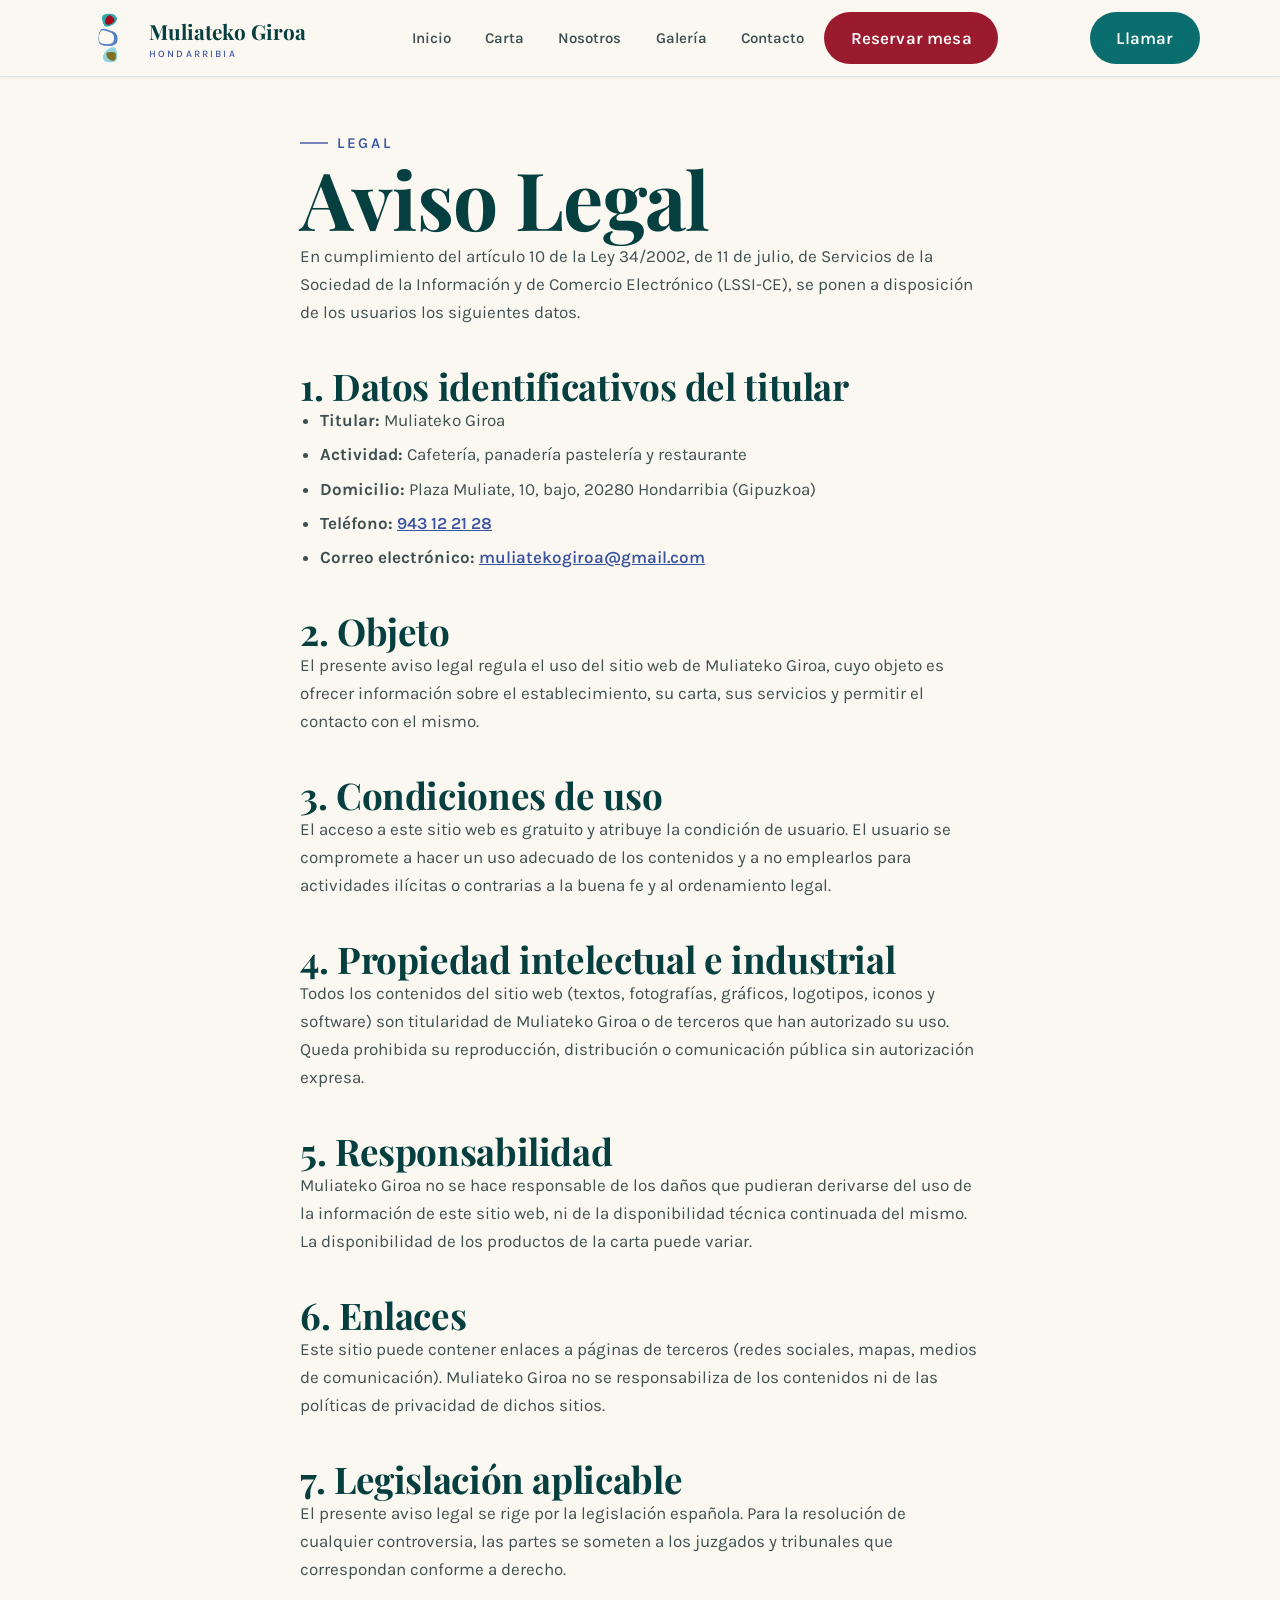
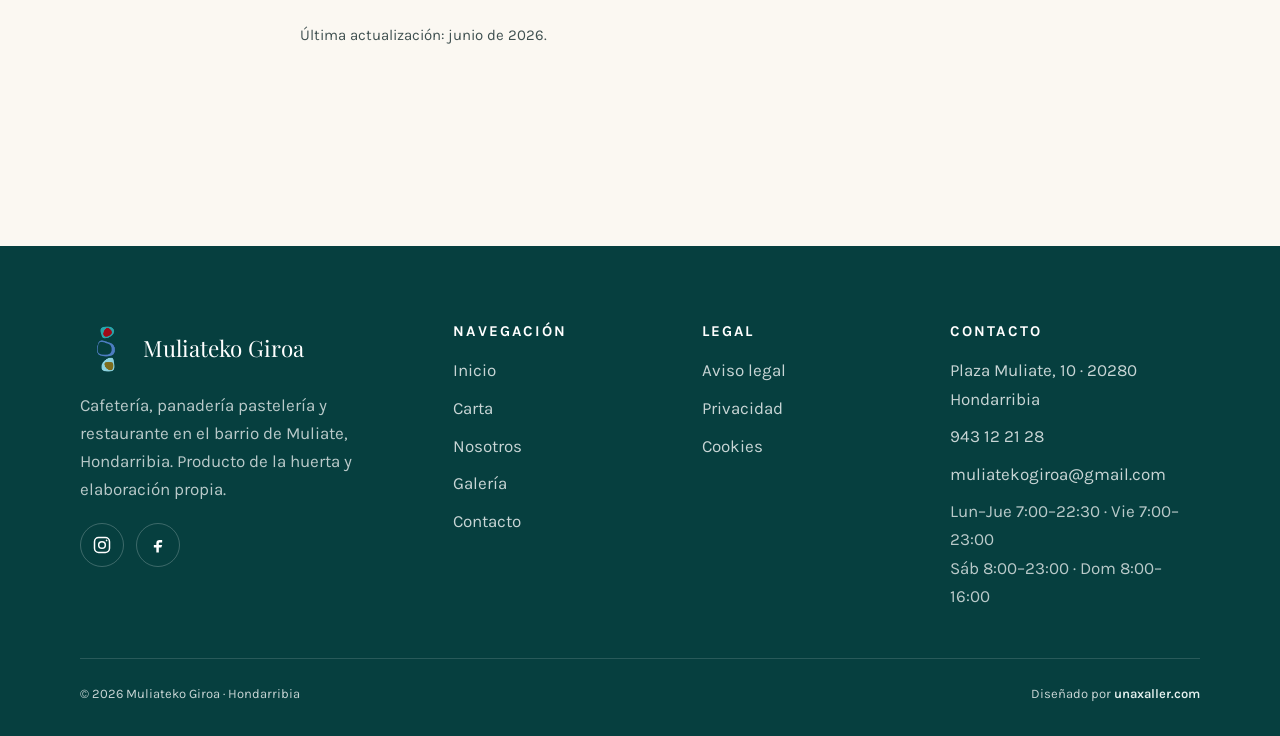
<file: legal/aviso-legal.html>
<!DOCTYPE html>
<html lang="es">
<head>
  <meta charset="UTF-8">
  <meta name="viewport" content="width=device-width, initial-scale=1">
  <title>Aviso Legal | Muliateko Giroa</title>
  <meta name="description" content="Aviso legal de Muliateko Giroa, cafetería y restaurante en Hondarribia. Información sobre el titular del sitio web y condiciones de uso.">
  <meta name="robots" content="noindex, follow">
  <link rel="canonical" href="https://muliatekogiroa.es/legal/aviso-legal.html">
  <meta name="theme-color" content="#0B6E6E">
  <link rel="icon" href="../assets/img/favicon.svg" type="image/svg+xml"><link rel="icon" type="image/png" sizes="192x192" href="../assets/img/favicon-192.png"><link rel="apple-touch-icon" href="../assets/img/apple-touch-icon.png">
  <link rel="stylesheet" href="../assets/css/fonts.css?v=5"><link rel="stylesheet" href="../assets/css/styles.css?v=5"><link rel="stylesheet" href="../assets/css/components.css?v=5"><link rel="stylesheet" href="../assets/css/modern.css?v=5">
  <style>.legal-body{max-width:760px}.legal-body h2{font-size:var(--fs-2xl);margin-top:2.5rem}.legal-body h3{font-size:var(--fs-xl);margin-top:1.75rem}.legal-body p,.legal-body li{color:var(--c-fg-soft)}.legal-body ul{padding-left:1.25rem;display:grid;gap:.4rem}.legal-body a{color:var(--c-secondary);font-weight:600;text-decoration:underline}</style>
</head>
<body>
  <a class="skip-link" href="#main">Saltar al contenido</a>
  <header class="site-header is-solid">
    <div class="container nav">
      <a class="brand" href="../index.html" aria-label="Muliateko Giroa — Inicio"><img class="brand-logo" src="../assets/img/logo-mark.png" width="56" height="56" alt="" aria-hidden="true"><span>Muliateko Giroa<span class="brand-sub">Hondarribia</span></span></a>
      <nav class="nav-links" aria-label="Navegación principal">
        <a class="nav-link" href="../index.html">Inicio</a><a class="nav-link" href="../carta.html">Carta</a><a class="nav-link" href="../nosotros.html">Nosotros</a>
        <a class="nav-link" href="../galeria.html">Galería</a><a class="nav-link" href="../contacto.html">Contacto</a>
        <a class="btn btn-accent" href="../contacto.html">Reservar mesa</a>
      </nav>
      <div class="nav-actions"><a class="btn" href="tel:+34943122128">Llamar</a><button class="nav-toggle" aria-label="Abrir menú" aria-expanded="false" aria-controls="nav-links"><span></span></button></div>
    </div>
  </header>

  <main id="main">
    <section class="section" style="padding-top:calc(var(--nav-h) + 3rem)">
      <div class="container legal-body">
        <span class="eyebrow">Legal</span>
        <h1>Aviso Legal</h1>
        <p>En cumplimiento del artículo 10 de la Ley 34/2002, de 11 de julio, de Servicios de la Sociedad de la Información y de Comercio Electrónico (LSSI-CE), se ponen a disposición de los usuarios los siguientes datos.</p>

        <h2>1. Datos identificativos del titular</h2>
        <ul>
          <li><strong>Titular:</strong> Muliateko Giroa</li>
          <li><strong>Actividad:</strong> Cafetería, panadería pastelería y restaurante</li>
          <li><strong>Domicilio:</strong> Plaza Muliate, 10, bajo, 20280 Hondarribia (Gipuzkoa)</li>
          <li><strong>Teléfono:</strong> <a href="tel:+34943122128">943 12 21 28</a></li>
          <li><strong>Correo electrónico:</strong> <a href="mailto:muliatekogiroa@gmail.com">muliatekogiroa@gmail.com</a></li>
        </ul>

        <h2>2. Objeto</h2>
        <p>El presente aviso legal regula el uso del sitio web de Muliateko Giroa, cuyo objeto es ofrecer información sobre el establecimiento, su carta, sus servicios y permitir el contacto con el mismo.</p>

        <h2>3. Condiciones de uso</h2>
        <p>El acceso a este sitio web es gratuito y atribuye la condición de usuario. El usuario se compromete a hacer un uso adecuado de los contenidos y a no emplearlos para actividades ilícitas o contrarias a la buena fe y al ordenamiento legal.</p>

        <h2>4. Propiedad intelectual e industrial</h2>
        <p>Todos los contenidos del sitio web (textos, fotografías, gráficos, logotipos, iconos y software) son titularidad de Muliateko Giroa o de terceros que han autorizado su uso. Queda prohibida su reproducción, distribución o comunicación pública sin autorización expresa.</p>

        <h2>5. Responsabilidad</h2>
        <p>Muliateko Giroa no se hace responsable de los daños que pudieran derivarse del uso de la información de este sitio web, ni de la disponibilidad técnica continuada del mismo. La disponibilidad de los productos de la carta puede variar.</p>

        <h2>6. Enlaces</h2>
        <p>Este sitio puede contener enlaces a páginas de terceros (redes sociales, mapas, medios de comunicación). Muliateko Giroa no se responsabiliza de los contenidos ni de las políticas de privacidad de dichos sitios.</p>

        <h2>7. Legislación aplicable</h2>
        <p>El presente aviso legal se rige por la legislación española. Para la resolución de cualquier controversia, las partes se someten a los juzgados y tribunales que correspondan conforme a derecho.</p>

        <p style="margin-top:2.5rem;font-size:var(--fs-sm)">Última actualización: junio de 2026.</p>
      </div>
    </section>
  </main>

  <div data-footer data-root="../"></div>

  <svg width="0" height="0" style="position:absolute" aria-hidden="true"><defs>
    <g id="brandmark"><linearGradient id="cupGrad" x1="0" y1="0" x2="0" y2="1"><stop offset="0" stop-color="#B45309"/><stop offset="1" stop-color="#0B6E6E"/></linearGradient><g fill="none" stroke="#C2691C" stroke-width="2" stroke-linecap="round"><path d="M19 11c-1.6-1.6-1.6-3.4 0-5"/><path d="M24 11c-1.6-1.6-1.6-3.4 0-5"/><path d="M29 11c-1.6-1.6-1.6-3.4 0-5"/></g><path d="M12 16h22v9a11 11 0 0 1-11 11 11 11 0 0 1-11-11z" fill="url(#cupGrad)"/><path d="M34 19h3a4 4 0 0 1 0 8h-3" fill="none" stroke="#0B6E6E" stroke-width="3" stroke-linecap="round"/></g>
  </defs></svg>

  <script src="../assets/js/partials.js?v=5" defer></script>
  <script src="../assets/js/main.js?v=5" defer></script>
</body>
</html>
</file>
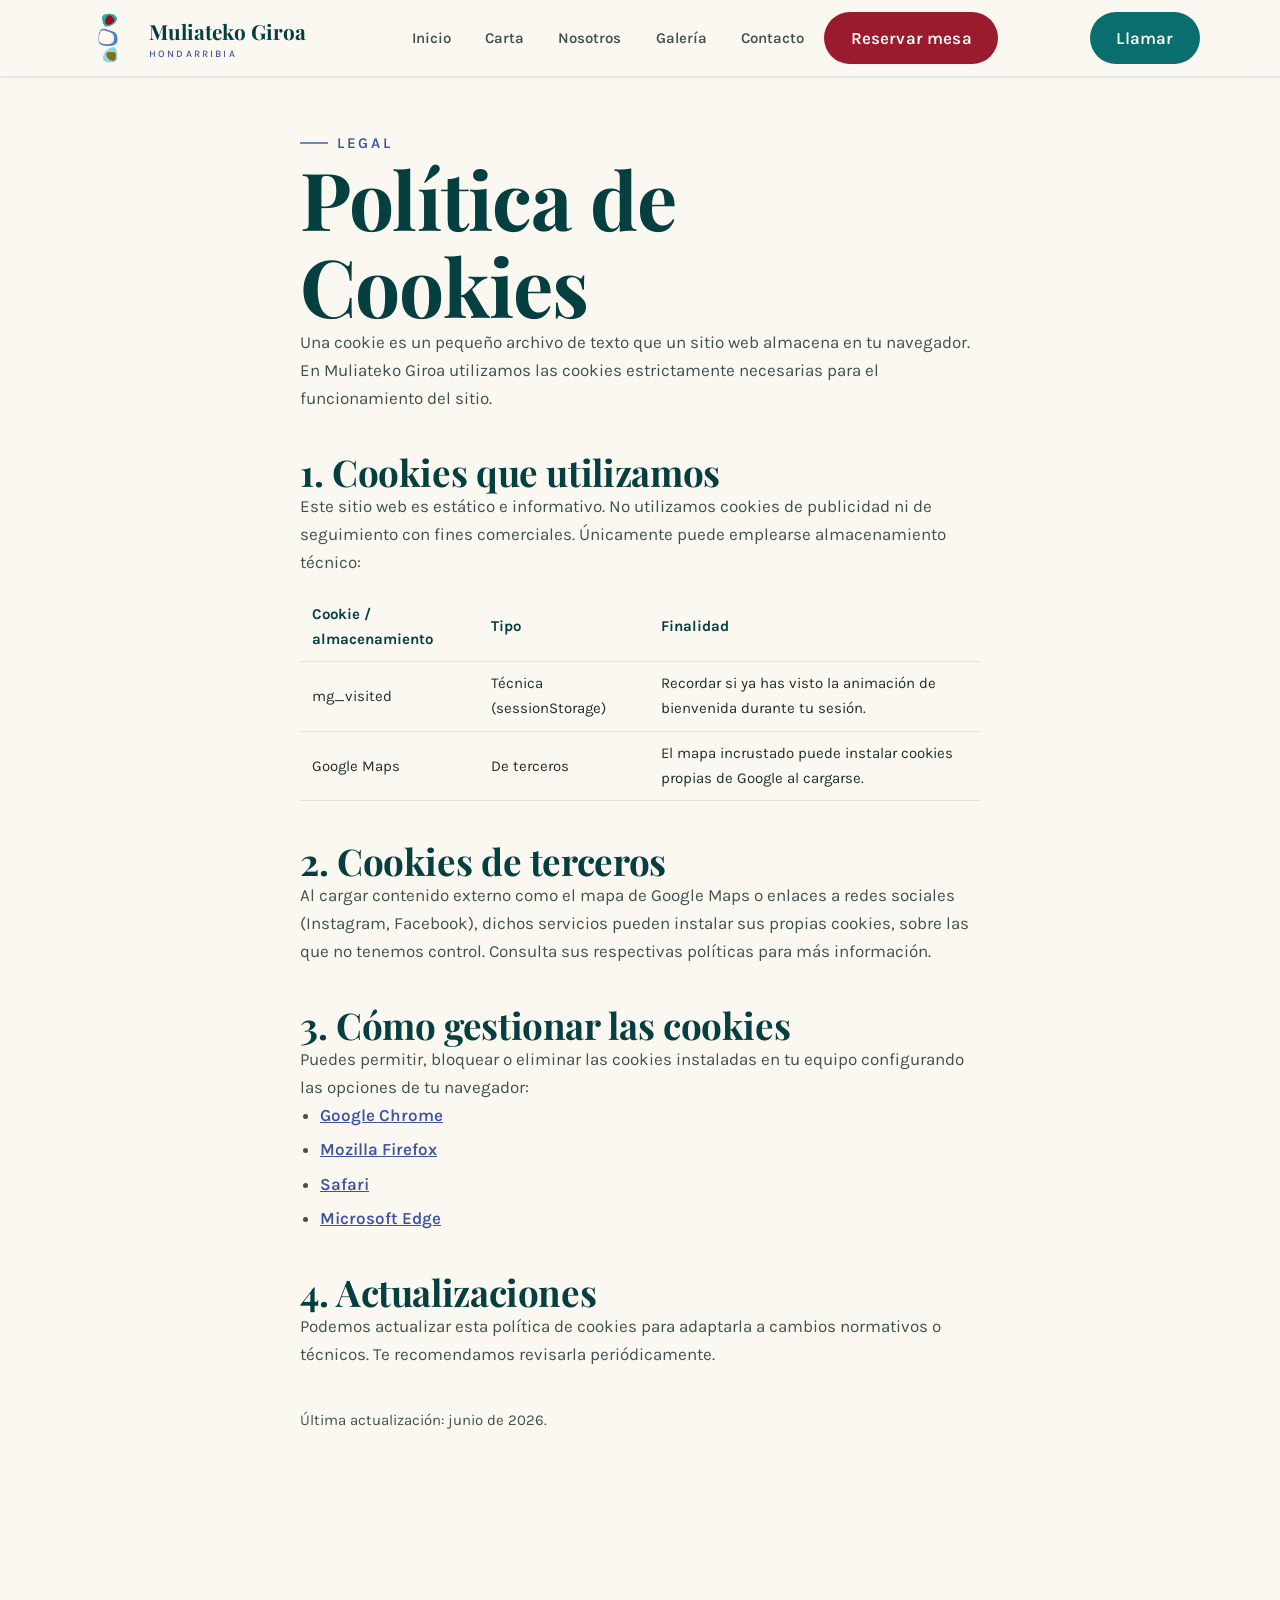
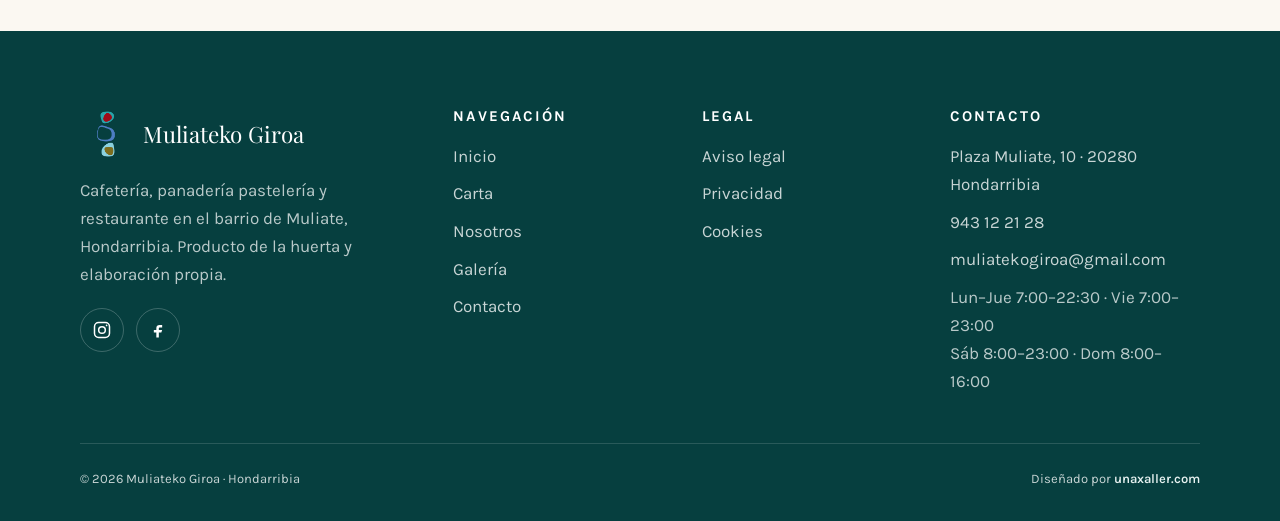
<file: legal/cookies.html>
<!DOCTYPE html>
<html lang="es">
<head>
  <meta charset="UTF-8">
  <meta name="viewport" content="width=device-width, initial-scale=1">
  <title>Política de Cookies | Muliateko Giroa</title>
  <meta name="description" content="Política de cookies de Muliateko Giroa. Información sobre el uso de cookies y tecnologías similares en este sitio web.">
  <meta name="robots" content="noindex, follow">
  <link rel="canonical" href="https://muliatekogiroa.es/legal/cookies.html">
  <meta name="theme-color" content="#0B6E6E">
  <link rel="icon" href="../assets/img/favicon.svg" type="image/svg+xml"><link rel="icon" type="image/png" sizes="192x192" href="../assets/img/favicon-192.png"><link rel="apple-touch-icon" href="../assets/img/apple-touch-icon.png">
  <link rel="stylesheet" href="../assets/css/fonts.css?v=5"><link rel="stylesheet" href="../assets/css/styles.css?v=5"><link rel="stylesheet" href="../assets/css/components.css?v=5"><link rel="stylesheet" href="../assets/css/modern.css?v=5">
  <style>.legal-body{max-width:760px}.legal-body h2{font-size:var(--fs-2xl);margin-top:2.5rem}.legal-body h3{font-size:var(--fs-xl);margin-top:1.75rem}.legal-body p,.legal-body li{color:var(--c-fg-soft)}.legal-body ul{padding-left:1.25rem;display:grid;gap:.4rem}.legal-body a{color:var(--c-secondary);font-weight:600;text-decoration:underline}.legal-table{width:100%;border-collapse:collapse;margin-top:1rem}.legal-table th,.legal-table td{text-align:left;padding:.6rem .75rem;border-bottom:1px solid var(--c-border);font-size:var(--fs-sm)}.legal-table th{color:var(--c-primary-900)}</style>
</head>
<body>
  <a class="skip-link" href="#main">Saltar al contenido</a>
  <header class="site-header is-solid">
    <div class="container nav">
      <a class="brand" href="../index.html" aria-label="Muliateko Giroa — Inicio"><img class="brand-logo" src="../assets/img/logo-mark.png" width="56" height="56" alt="" aria-hidden="true"><span>Muliateko Giroa<span class="brand-sub">Hondarribia</span></span></a>
      <nav class="nav-links" aria-label="Navegación principal">
        <a class="nav-link" href="../index.html">Inicio</a><a class="nav-link" href="../carta.html">Carta</a><a class="nav-link" href="../nosotros.html">Nosotros</a>
        <a class="nav-link" href="../galeria.html">Galería</a><a class="nav-link" href="../contacto.html">Contacto</a>
        <a class="btn btn-accent" href="../contacto.html">Reservar mesa</a>
      </nav>
      <div class="nav-actions"><a class="btn" href="tel:+34943122128">Llamar</a><button class="nav-toggle" aria-label="Abrir menú" aria-expanded="false" aria-controls="nav-links"><span></span></button></div>
    </div>
  </header>

  <main id="main">
    <section class="section" style="padding-top:calc(var(--nav-h) + 3rem)">
      <div class="container legal-body">
        <span class="eyebrow">Legal</span>
        <h1>Política de Cookies</h1>
        <p>Una cookie es un pequeño archivo de texto que un sitio web almacena en tu navegador. En Muliateko Giroa utilizamos las cookies estrictamente necesarias para el funcionamiento del sitio.</p>

        <h2>1. Cookies que utilizamos</h2>
        <p>Este sitio web es estático e informativo. No utilizamos cookies de publicidad ni de seguimiento con fines comerciales. Únicamente puede emplearse almacenamiento técnico:</p>
        <table class="legal-table">
          <thead><tr><th>Cookie / almacenamiento</th><th>Tipo</th><th>Finalidad</th></tr></thead>
          <tbody>
            <tr><td>mg_visited</td><td>Técnica (sessionStorage)</td><td>Recordar si ya has visto la animación de bienvenida durante tu sesión.</td></tr>
            <tr><td>Google Maps</td><td>De terceros</td><td>El mapa incrustado puede instalar cookies propias de Google al cargarse.</td></tr>
          </tbody>
        </table>

        <h2>2. Cookies de terceros</h2>
        <p>Al cargar contenido externo como el mapa de Google Maps o enlaces a redes sociales (Instagram, Facebook), dichos servicios pueden instalar sus propias cookies, sobre las que no tenemos control. Consulta sus respectivas políticas para más información.</p>

        <h2>3. Cómo gestionar las cookies</h2>
        <p>Puedes permitir, bloquear o eliminar las cookies instaladas en tu equipo configurando las opciones de tu navegador:</p>
        <ul>
          <li><a href="https://support.google.com/chrome/answer/95647" target="_blank" rel="noopener">Google Chrome</a></li>
          <li><a href="https://support.mozilla.org/es/kb/cookies-informacion-que-los-sitios-web-guardan" target="_blank" rel="noopener">Mozilla Firefox</a></li>
          <li><a href="https://support.apple.com/es-es/guide/safari/sfri11471/mac" target="_blank" rel="noopener">Safari</a></li>
          <li><a href="https://support.microsoft.com/es-es/microsoft-edge" target="_blank" rel="noopener">Microsoft Edge</a></li>
        </ul>

        <h2>4. Actualizaciones</h2>
        <p>Podemos actualizar esta política de cookies para adaptarla a cambios normativos o técnicos. Te recomendamos revisarla periódicamente.</p>

        <p style="margin-top:2.5rem;font-size:var(--fs-sm)">Última actualización: junio de 2026.</p>
      </div>
    </section>
  </main>

  <div data-footer data-root="../"></div>

  <svg width="0" height="0" style="position:absolute" aria-hidden="true"><defs>
    <g id="brandmark"><linearGradient id="cupGrad" x1="0" y1="0" x2="0" y2="1"><stop offset="0" stop-color="#B45309"/><stop offset="1" stop-color="#0B6E6E"/></linearGradient><g fill="none" stroke="#C2691C" stroke-width="2" stroke-linecap="round"><path d="M19 11c-1.6-1.6-1.6-3.4 0-5"/><path d="M24 11c-1.6-1.6-1.6-3.4 0-5"/><path d="M29 11c-1.6-1.6-1.6-3.4 0-5"/></g><path d="M12 16h22v9a11 11 0 0 1-11 11 11 11 0 0 1-11-11z" fill="url(#cupGrad)"/><path d="M34 19h3a4 4 0 0 1 0 8h-3" fill="none" stroke="#0B6E6E" stroke-width="3" stroke-linecap="round"/></g>
  </defs></svg>

  <script src="../assets/js/partials.js?v=5" defer></script>
  <script src="../assets/js/main.js?v=5" defer></script>
</body>
</html>
</file>
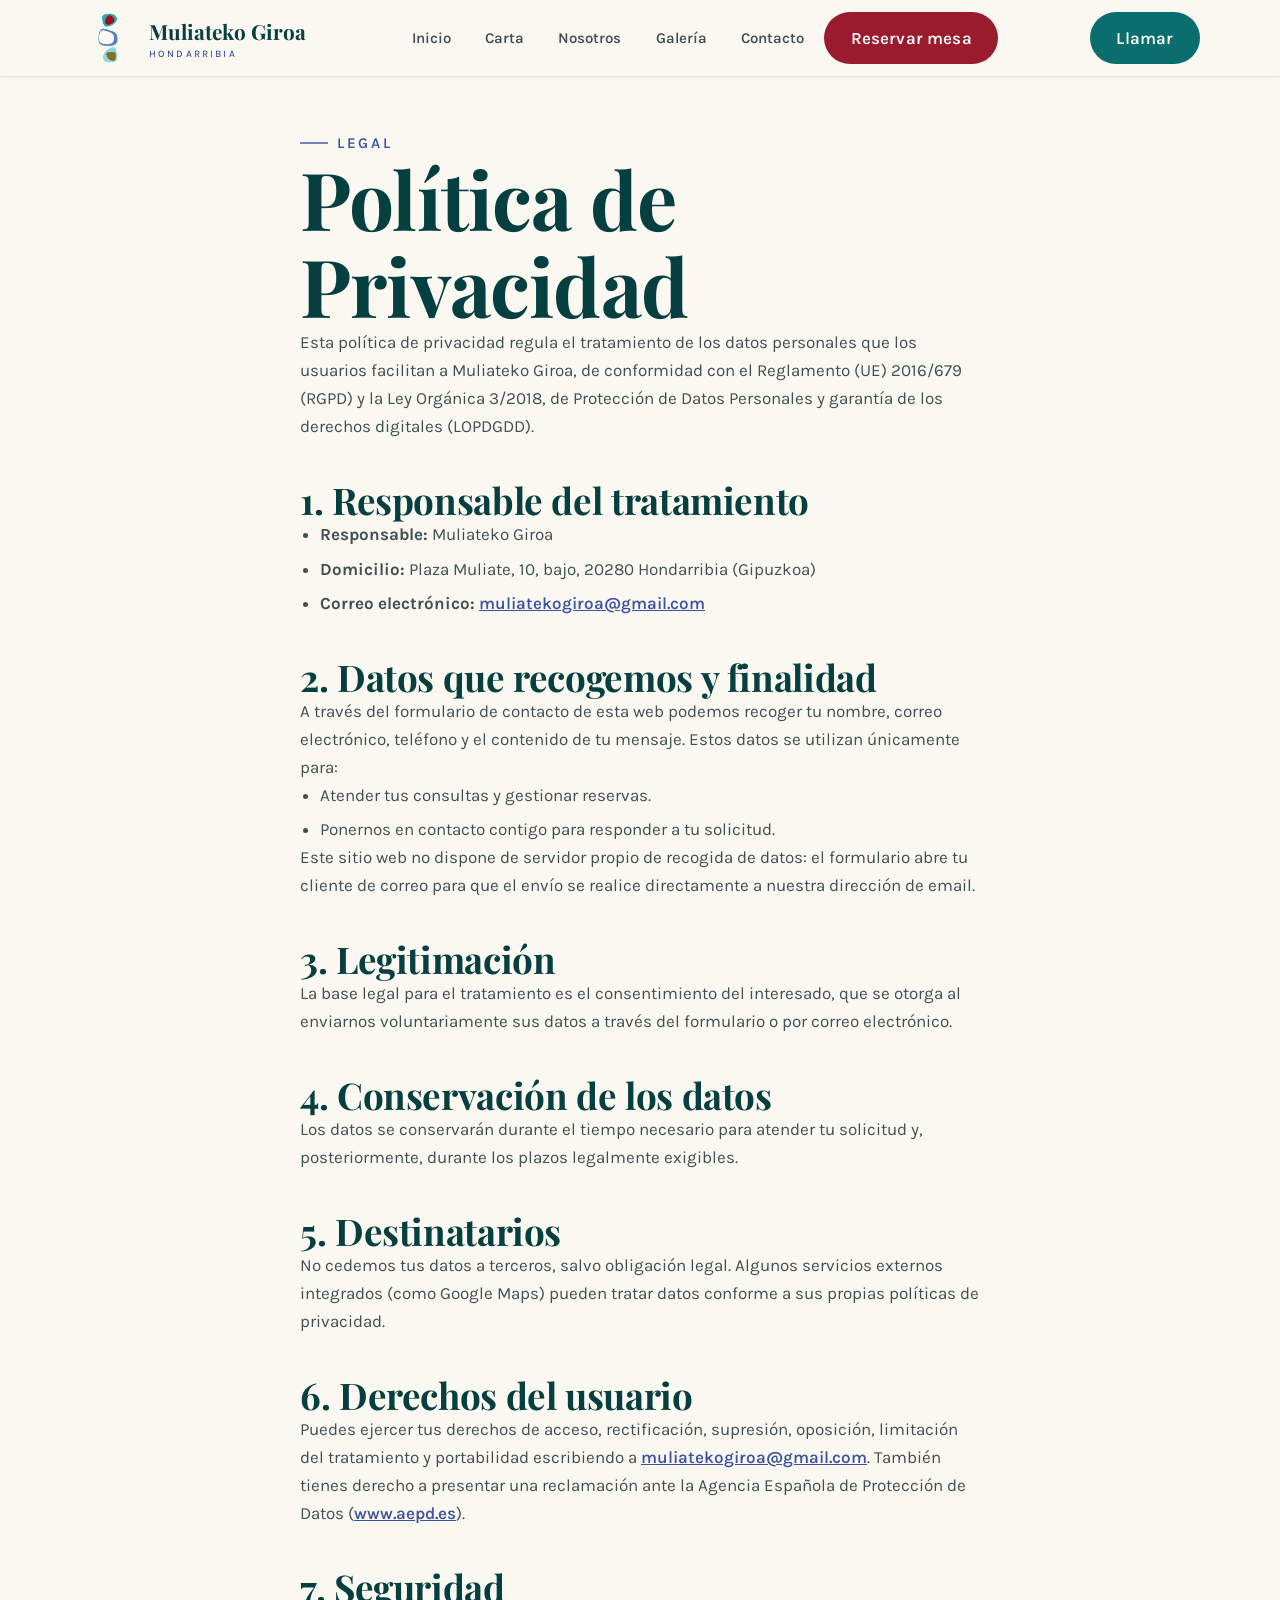
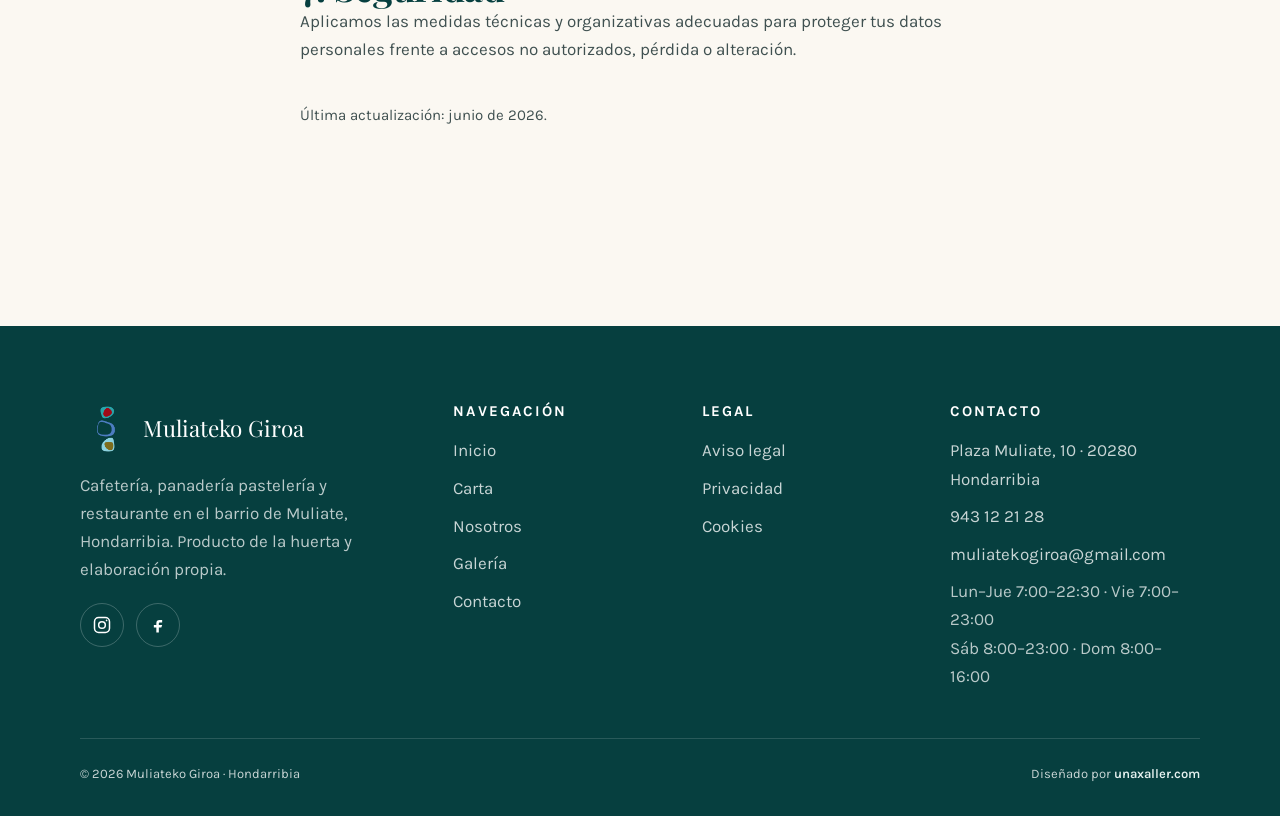
<file: legal/privacidad.html>
<!DOCTYPE html>
<html lang="es">
<head>
  <meta charset="UTF-8">
  <meta name="viewport" content="width=device-width, initial-scale=1">
  <title>Política de Privacidad | Muliateko Giroa</title>
  <meta name="description" content="Política de privacidad de Muliateko Giroa. Información sobre el tratamiento de datos personales conforme al RGPD y la LOPDGDD.">
  <meta name="robots" content="noindex, follow">
  <link rel="canonical" href="https://muliatekogiroa.es/legal/privacidad.html">
  <meta name="theme-color" content="#0B6E6E">
  <link rel="icon" href="../assets/img/favicon.svg" type="image/svg+xml"><link rel="icon" type="image/png" sizes="192x192" href="../assets/img/favicon-192.png"><link rel="apple-touch-icon" href="../assets/img/apple-touch-icon.png">
  <link rel="stylesheet" href="../assets/css/fonts.css?v=5"><link rel="stylesheet" href="../assets/css/styles.css?v=5"><link rel="stylesheet" href="../assets/css/components.css?v=5"><link rel="stylesheet" href="../assets/css/modern.css?v=5">
  <style>.legal-body{max-width:760px}.legal-body h2{font-size:var(--fs-2xl);margin-top:2.5rem}.legal-body h3{font-size:var(--fs-xl);margin-top:1.75rem}.legal-body p,.legal-body li{color:var(--c-fg-soft)}.legal-body ul{padding-left:1.25rem;display:grid;gap:.4rem}.legal-body a{color:var(--c-secondary);font-weight:600;text-decoration:underline}</style>
</head>
<body>
  <a class="skip-link" href="#main">Saltar al contenido</a>
  <header class="site-header is-solid">
    <div class="container nav">
      <a class="brand" href="../index.html" aria-label="Muliateko Giroa — Inicio"><img class="brand-logo" src="../assets/img/logo-mark.png" width="56" height="56" alt="" aria-hidden="true"><span>Muliateko Giroa<span class="brand-sub">Hondarribia</span></span></a>
      <nav class="nav-links" aria-label="Navegación principal">
        <a class="nav-link" href="../index.html">Inicio</a><a class="nav-link" href="../carta.html">Carta</a><a class="nav-link" href="../nosotros.html">Nosotros</a>
        <a class="nav-link" href="../galeria.html">Galería</a><a class="nav-link" href="../contacto.html">Contacto</a>
        <a class="btn btn-accent" href="../contacto.html">Reservar mesa</a>
      </nav>
      <div class="nav-actions"><a class="btn" href="tel:+34943122128">Llamar</a><button class="nav-toggle" aria-label="Abrir menú" aria-expanded="false" aria-controls="nav-links"><span></span></button></div>
    </div>
  </header>

  <main id="main">
    <section class="section" style="padding-top:calc(var(--nav-h) + 3rem)">
      <div class="container legal-body">
        <span class="eyebrow">Legal</span>
        <h1>Política de Privacidad</h1>
        <p>Esta política de privacidad regula el tratamiento de los datos personales que los usuarios facilitan a Muliateko Giroa, de conformidad con el Reglamento (UE) 2016/679 (RGPD) y la Ley Orgánica 3/2018, de Protección de Datos Personales y garantía de los derechos digitales (LOPDGDD).</p>

        <h2>1. Responsable del tratamiento</h2>
        <ul>
          <li><strong>Responsable:</strong> Muliateko Giroa</li>
          <li><strong>Domicilio:</strong> Plaza Muliate, 10, bajo, 20280 Hondarribia (Gipuzkoa)</li>
          <li><strong>Correo electrónico:</strong> <a href="mailto:muliatekogiroa@gmail.com">muliatekogiroa@gmail.com</a></li>
        </ul>

        <h2>2. Datos que recogemos y finalidad</h2>
        <p>A través del formulario de contacto de esta web podemos recoger tu nombre, correo electrónico, teléfono y el contenido de tu mensaje. Estos datos se utilizan únicamente para:</p>
        <ul>
          <li>Atender tus consultas y gestionar reservas.</li>
          <li>Ponernos en contacto contigo para responder a tu solicitud.</li>
        </ul>
        <p>Este sitio web no dispone de servidor propio de recogida de datos: el formulario abre tu cliente de correo para que el envío se realice directamente a nuestra dirección de email.</p>

        <h2>3. Legitimación</h2>
        <p>La base legal para el tratamiento es el consentimiento del interesado, que se otorga al enviarnos voluntariamente sus datos a través del formulario o por correo electrónico.</p>

        <h2>4. Conservación de los datos</h2>
        <p>Los datos se conservarán durante el tiempo necesario para atender tu solicitud y, posteriormente, durante los plazos legalmente exigibles.</p>

        <h2>5. Destinatarios</h2>
        <p>No cedemos tus datos a terceros, salvo obligación legal. Algunos servicios externos integrados (como Google Maps) pueden tratar datos conforme a sus propias políticas de privacidad.</p>

        <h2>6. Derechos del usuario</h2>
        <p>Puedes ejercer tus derechos de acceso, rectificación, supresión, oposición, limitación del tratamiento y portabilidad escribiendo a <a href="mailto:muliatekogiroa@gmail.com">muliatekogiroa@gmail.com</a>. También tienes derecho a presentar una reclamación ante la Agencia Española de Protección de Datos (<a href="https://www.aepd.es" target="_blank" rel="noopener">www.aepd.es</a>).</p>

        <h2>7. Seguridad</h2>
        <p>Aplicamos las medidas técnicas y organizativas adecuadas para proteger tus datos personales frente a accesos no autorizados, pérdida o alteración.</p>

        <p style="margin-top:2.5rem;font-size:var(--fs-sm)">Última actualización: junio de 2026.</p>
      </div>
    </section>
  </main>

  <div data-footer data-root="../"></div>

  <svg width="0" height="0" style="position:absolute" aria-hidden="true"><defs>
    <g id="brandmark"><linearGradient id="cupGrad" x1="0" y1="0" x2="0" y2="1"><stop offset="0" stop-color="#B45309"/><stop offset="1" stop-color="#0B6E6E"/></linearGradient><g fill="none" stroke="#C2691C" stroke-width="2" stroke-linecap="round"><path d="M19 11c-1.6-1.6-1.6-3.4 0-5"/><path d="M24 11c-1.6-1.6-1.6-3.4 0-5"/><path d="M29 11c-1.6-1.6-1.6-3.4 0-5"/></g><path d="M12 16h22v9a11 11 0 0 1-11 11 11 11 0 0 1-11-11z" fill="url(#cupGrad)"/><path d="M34 19h3a4 4 0 0 1 0 8h-3" fill="none" stroke="#0B6E6E" stroke-width="3" stroke-linecap="round"/></g>
  </defs></svg>

  <script src="../assets/js/partials.js?v=5" defer></script>
  <script src="../assets/js/main.js?v=5" defer></script>
</body>
</html>
</file>
<file: assets/css/fonts.css>
/* ==========================================================================
   Muliateko Giroa — Self-hosted fonts
   Playfair Display (display serif) + Karla (sans body)
   ========================================================================== */

/* ---- Karla (body) ---- */
@font-face {
  font-family: 'Karla';
  font-style: normal;
  font-weight: 300 700;
  font-display: swap;
  src: url('../fonts/karla-latin.woff2') format('woff2');
  unicode-range: U+0000-00FF, U+0131, U+0152-0153, U+02BB-02BC, U+02C6, U+02DA, U+02DC, U+0304, U+0308, U+0329, U+2000-206F, U+20AC, U+2122, U+2191, U+2193, U+2212, U+2215, U+FEFF, U+FFFD;
}
@font-face {
  font-family: 'Karla';
  font-style: normal;
  font-weight: 300 700;
  font-display: swap;
  src: url('../fonts/karla-latinext.woff2') format('woff2');
  unicode-range: U+0100-02BA, U+02BD-02C5, U+02C7-02CC, U+02CE-02D7, U+02DD-02FF, U+0304, U+0308, U+0329, U+1D00-1DBF, U+1E00-1E9F, U+1EF2-1EFF, U+2020, U+20A0-20AB, U+20AD-20C0, U+2113, U+2C60-2C7F, U+A720-A7FF;
}

/* ---- Playfair Display (display) ---- */
@font-face {
  font-family: 'Playfair Display';
  font-style: normal;
  font-weight: 400 800;
  font-display: swap;
  src: url('../fonts/playfair-latin.woff2') format('woff2');
  unicode-range: U+0000-00FF, U+0131, U+0152-0153, U+02BB-02BC, U+02C6, U+02DA, U+02DC, U+0304, U+0308, U+0329, U+2000-206F, U+20AC, U+2122, U+2191, U+2193, U+2212, U+2215, U+FEFF, U+FFFD;
}
@font-face {
  font-family: 'Playfair Display';
  font-style: normal;
  font-weight: 400 800;
  font-display: swap;
  src: url('../fonts/playfair-latinext.woff2') format('woff2');
  unicode-range: U+0100-02BA, U+02BD-02C5, U+02C7-02CC, U+02CE-02D7, U+02DD-02FF, U+0304, U+0308, U+0329, U+1D00-1DBF, U+1E00-1E9F, U+1EF2-1EFF, U+2020, U+20A0-20AB, U+20AD-20C0, U+2113, U+2C60-2C7F, U+A720-A7FF;
}
</file>
<file: assets/css/styles.css>
/* ==========================================================================
   Muliateko Giroa — Design System
   Cafetería · Panadería · Restaurante — Hondarribia
   Warm, earthy, slow-food premium. Palette from ui-ux-pro-max.
   ========================================================================== */

/* ---------- Design Tokens ---------- */
:root {
  /* Brand palette — derived from the Muliateko Giroa logo
     (teal/turquesa, azul, rojo, oliva) over a warm-neutral paper */
  --c-primary:        #0B6E6E;   /* teal — brand primary */
  --c-primary-700:    #095757;
  --c-primary-900:    #063F3F;   /* deep teal — headings */
  --c-secondary:      #3B53A0;   /* logo blue */
  --c-accent:         #9A1B2E;   /* logo red — highlights/CTA pop */
  --c-olive:          #6A5418;   /* logo olive/mostaza — huerta */
  --c-cyan:           #60C0D8;   /* logo light cyan — soft accents */
  --c-bg:             #FBF8F2;   /* warm paper */
  --c-bg-soft:        #E7F2F1;   /* soft teal wash */
  --c-surface:        #FFFFFF;
  --c-fg:             #1F2D2D;   /* near-black teal-grey text */
  --c-fg-soft:        #3F5050;   /* softened text */
  --c-muted:          #5C6B6B;   /* muted — WCAG AA on paper & white */
  --c-border:         #DCE7E5;   /* soft cool border */
  --c-border-strong:  #C4D6D3;
  --c-cream-deep:     #EFE7D6;   /* warm sand band */

  /* Typography */
  --font-display: 'Playfair Display', Georgia, 'Times New Roman', serif;
  --font-body: 'Karla', system-ui, -apple-system, 'Segoe UI', Roboto, sans-serif;

  /* Fluid type scale */
  --fs-xs:   0.8125rem;
  --fs-sm:   0.9375rem;
  --fs-base: 1.0625rem;
  --fs-lg:   1.1875rem;
  --fs-xl:   clamp(1.35rem, 1.1rem + 1vw, 1.6rem);
  --fs-2xl:  clamp(1.7rem, 1.3rem + 1.8vw, 2.3rem);
  --fs-3xl:  clamp(2.2rem, 1.6rem + 3vw, 3.4rem);
  --fs-4xl:  clamp(2.8rem, 1.8rem + 5vw, 5rem);
  --fs-hero: clamp(3rem, 1.6rem + 7vw, 6.8rem);

  /* Spacing scale (8pt rhythm) */
  --sp-1: 0.5rem;  --sp-2: 1rem;   --sp-3: 1.5rem;  --sp-4: 2rem;
  --sp-5: 3rem;    --sp-6: 4rem;   --sp-8: 6rem;    --sp-10: 8rem;

  /* Radius & shadow */
  --r-sm: 8px;  --r-md: 14px;  --r-lg: 22px;  --r-xl: 32px;  --r-full: 999px;
  --shadow-sm: 0 1px 3px rgba(8,34,34,.08), 0 1px 2px rgba(8,34,34,.06);
  --shadow-md: 0 8px 24px -6px rgba(8,34,34,.18);
  --shadow-lg: 0 24px 60px -16px rgba(8,34,34,.28);
  --shadow-glow: 0 10px 40px -8px rgba(11,110,110,.38);

  /* Layout */
  --container: 1200px;
  --container-wide: 1400px;
  --nav-h: 76px;

  /* Z-index scale (semantic, ascending: base → sticky → overlay → modal → loader) */
  --z-sticky:  100;   /* fixed site header */
  --z-tooltip: 400;
  --z-skip:    600;   /* skip-link must clear the header when focused */
  --z-overlay: 800;   /* lightbox backdrop */
  --z-loader:  900;   /* first-paint loader, above everything */

  /* Motion */
  --ease-out: cubic-bezier(.16,1,.3,1);
  --ease-in-out: cubic-bezier(.65,0,.35,1);
  --dur: 240ms;
}

/* ---------- Reset ---------- */
*, *::before, *::after { box-sizing: border-box; }
* { margin: 0; }
html { -webkit-text-size-adjust: 100%; scroll-behavior: smooth; color-scheme: light; -webkit-tap-highlight-color: rgba(11,110,110,.18); }
/* Offset anchor targets so they clear the fixed header */
:target, [id] { scroll-margin-top: calc(var(--nav-h) + 1.5rem); }
@media (prefers-reduced-motion: reduce) {
  html { scroll-behavior: auto; }
  *, *::before, *::after {
    animation-duration: .001ms !important;
    animation-iteration-count: 1 !important;
    transition-duration: .001ms !important;
  }
}

body {
  font-family: var(--font-body);
  font-size: var(--fs-base);
  line-height: 1.65;
  color: var(--c-fg);
  background: var(--c-bg);
  -webkit-font-smoothing: antialiased;
  text-rendering: optimizeLegibility;
  overflow-x: hidden;
}

img, picture, video, svg { display: block; max-width: 100%; height: auto; }
button, input, select, textarea { font: inherit; color: inherit; }
a { color: inherit; text-decoration: none; }
ul[role="list"] { list-style: none; padding: 0; }

/* ---------- Typography ---------- */
h1, h2, h3, h4 { font-family: var(--font-display); font-weight: 700; line-height: 1.08; color: var(--c-primary-900); letter-spacing: -0.01em; }
h1 { font-size: var(--fs-4xl); }
h2 { font-size: var(--fs-3xl); }
h3 { font-size: var(--fs-2xl); }
h4 { font-size: var(--fs-xl); }
p { max-width: 68ch; }
strong { font-weight: 700; }

/* Section kicker — a leading rule + named label. One brand system, no numbers.
   Used site-wide; `.is-centered` adds a trailing rule for centered heads.
   `.on-dark` recolors it for use over photo/teal CTAs. */
.eyebrow {
  display: inline-flex; align-items: center; gap: .6em;
  font-family: var(--font-body); font-weight: 600;
  font-size: var(--fs-sm); letter-spacing: .18em; text-transform: uppercase;
  color: var(--c-secondary);
}
.eyebrow::before {
  content: ""; width: 28px; height: 2px; background: currentColor; opacity: .7;
  display: inline-block;
}
.eyebrow.is-centered { justify-content: center; }
.eyebrow.is-centered::after {
  content: ""; width: 28px; height: 2px; background: currentColor; opacity: .7;
  display: inline-block;
}
.eyebrow.on-dark { color: var(--c-cyan); }

.text-balance { text-wrap: balance; }
.text-pretty { text-wrap: pretty; }

/* ---------- Layout primitives ---------- */
.container { width: 100%; max-width: var(--container); margin-inline: auto; padding-inline: clamp(1.25rem, 5vw, 2.5rem); }
.container-wide { max-width: var(--container-wide); }
.section { padding-block: clamp(3.5rem, 8vw, 7rem); }
.section-tight { padding-block: clamp(2.5rem, 5vw, 4rem); }

.stack > * + * { margin-top: var(--sp-2); }
.section-head { max-width: 60ch; margin-bottom: clamp(2rem, 4vw, 3.5rem); }
.section-head.is-centered { margin-inline: auto; text-align: center; }

/* Skip link */
.skip-link {
  position: absolute; left: 1rem; top: -100px; z-index: var(--z-skip);
  background: var(--c-primary); color: #fff; padding: .75rem 1.25rem;
  border-radius: var(--r-sm); transition: top var(--dur) var(--ease-out);
}
.skip-link:focus { top: 1rem; }

/* Visible focus for keyboard users */
:focus-visible { outline: 3px solid var(--c-accent); outline-offset: 3px; border-radius: 4px; }

/* ---------- Buttons ---------- */
.btn {
  --btn-bg: var(--c-primary); --btn-fg: #fff;
  position: relative; display: inline-flex; align-items: center; justify-content: center;
  gap: .6em; min-height: 52px; padding: 0 1.6rem;
  font-weight: 600; font-size: var(--fs-base); letter-spacing: .01em;
  background: var(--btn-bg); color: var(--btn-fg);
  border: 1px solid transparent; border-radius: var(--r-full);
  cursor: pointer; overflow: hidden;
  transition: transform var(--dur) var(--ease-out), box-shadow var(--dur) var(--ease-out), background var(--dur) var(--ease-out);
  touch-action: manipulation;
}
.btn svg { width: 1.15em; height: 1.15em; transition: transform var(--dur) var(--ease-out); }
.btn::after {
  content: ""; position: absolute; inset: 0; background: rgba(255,255,255,.16);
  transform: translateX(-101%); transition: transform .5s var(--ease-out);
}
.btn:hover { transform: translateY(-2px); box-shadow: var(--shadow-glow); }
.btn:hover::after { transform: translateX(101%); }
.btn:hover svg { transform: translateX(3px); }
.btn:active { transform: translateY(0) scale(.98); }

.btn-secondary { --btn-bg: transparent; --btn-fg: var(--c-primary); border-color: var(--c-border-strong); }
.btn-secondary:hover { --btn-bg: var(--c-primary); --btn-fg: #fff; border-color: var(--c-primary); }
.btn-ghost { --btn-bg: transparent; --btn-fg: var(--c-fg); min-height: 44px; padding: 0 1rem; }
.btn-lg { min-height: 60px; padding: 0 2.2rem; font-size: var(--fs-lg); }

/* ---------- Cards ---------- */
.card {
  background: var(--c-surface); border: 1px solid var(--c-border);
  border-radius: var(--r-lg); overflow: hidden;
  transition: transform var(--dur) var(--ease-out), box-shadow var(--dur) var(--ease-out), border-color var(--dur) var(--ease-out);
}
.card:hover { transform: translateY(-6px); box-shadow: var(--shadow-lg); border-color: var(--c-border-strong); }

.card-media { position: relative; aspect-ratio: 4 / 3; overflow: hidden; background: var(--c-cream-deep); }
.card-media img { width: 100%; height: 100%; object-fit: cover; transition: transform .7s var(--ease-out); }
.card:hover .card-media img { transform: scale(1.06); }

/* ---------- Pill / tag ---------- */
.pill {
  display: inline-flex; align-items: center; gap: .4em;
  font-size: var(--fs-xs); font-weight: 600; letter-spacing: .04em;
  padding: .35em .85em; border-radius: var(--r-full);
  background: var(--c-bg-soft); color: var(--c-primary-700);
  border: 1px solid var(--c-border);
}

/* ---------- Grid helpers (no orphaned rows: use auto-fit + balanced counts) ---------- */
.grid { display: grid; gap: clamp(1.25rem, 2.5vw, 2rem); }
.grid-2 { grid-template-columns: repeat(2, 1fr); }
.grid-3 { grid-template-columns: repeat(3, 1fr); }
.grid-4 { grid-template-columns: repeat(4, 1fr); }
@media (max-width: 900px) { .grid-3, .grid-4 { grid-template-columns: repeat(2, 1fr); } }
@media (max-width: 560px) { .grid-2, .grid-3, .grid-4 { grid-template-columns: 1fr; } }

/* ---------- Reveal-on-scroll base (GSAP toggles .is-in) ---------- */
.reveal { opacity: 0; transform: translateY(28px); }
.is-in .reveal, .reveal.is-in { opacity: 1; transform: none; }
/* When JS is off or reduced-motion, never hide content */
.no-js .reveal, html:not(.js) .reveal { opacity: 1 !important; transform: none !important; }
@media (prefers-reduced-motion: reduce) { .reveal { opacity: 1 !important; transform: none !important; } }

/* ---------- Decorative SVG animation utilities ---------- */
.spin-slow { animation: spin 28s linear infinite; transform-origin: center; }
@keyframes spin { to { transform: rotate(360deg); } }
@media (prefers-reduced-motion: reduce) { .spin-slow { animation: none; } }

/* ---------- Utilities ---------- */
.u-center { text-align: center; }
.text-soft { color: var(--c-fg-soft); }
.lead-center { margin-inline: auto; color: var(--c-fg-soft); }
.actions-center { justify-content: center; }
.u-mt-md { margin-top: 1.6rem; }
.u-mt-lg { margin-top: 2rem; }
/* Section head that splits a titled block from a trailing action on one row */
.section-head.is-split { display: flex; flex-wrap: wrap; align-items: flex-end; justify-content: space-between; gap: 1.5rem; max-width: none; }
.section-head.is-split > :first-child { max-width: 46ch; }
.u-sr-only {
  position: absolute; width: 1px; height: 1px; padding: 0; margin: -1px;
  overflow: hidden; clip: rect(0,0,0,0); white-space: nowrap; border: 0;
}
.tabular { font-variant-numeric: tabular-nums; }
.divider-leaf { display: flex; align-items: center; justify-content: center; gap: 1rem; color: var(--c-secondary); }
.divider-leaf::before, .divider-leaf::after { content: ""; height: 1px; flex: 1; max-width: 120px; background: linear-gradient(90deg, transparent, var(--c-border-strong)); }
</file>
<file: assets/css/components.css>
/* ==========================================================================
   Muliateko Giroa — Components
   ========================================================================== */

/* ---------- Page loader (first visit only; JS adds .loaded) ---------- */
.loader {
  position: fixed; inset: 0; z-index: var(--z-loader);
  display: grid; place-items: center;
  background: var(--c-primary-900);
  transition: opacity .6s var(--ease-out), visibility .6s;
}
body.loaded .loader { opacity: 0; visibility: hidden; pointer-events: none; }
.loader-inner { display: grid; place-items: center; gap: 1.5rem; text-align: center; color: var(--c-bg-soft); }
.loader-cup { width: 96px; height: 96px; }
.loader-badge { display: grid; place-items: center; width: 150px; height: 150px; border-radius: 32px; background: var(--c-bg); box-shadow: 0 20px 50px -12px rgba(0,0,0,.4); }
.loader-badge img { width: 96px; height: auto; }
.loader-name { font-family: var(--font-display); font-size: 1.6rem; letter-spacing: .04em; color: var(--c-bg); }
.loader-bar { width: 160px; height: 3px; border-radius: 2px; background: rgba(255,255,255,.18); overflow: hidden; }
.loader-bar i { display: block; height: 100%; width: 40%; background: var(--c-accent); border-radius: 2px; animation: loaderbar 1.1s var(--ease-in-out) infinite; }
@keyframes loaderbar { 0% { transform: translateX(-120%); } 100% { transform: translateX(320%); } }

/* steam strokes inside loader cup */
.steam path { stroke-dasharray: 40; stroke-dashoffset: 40; animation: steam 2.4s var(--ease-in-out) infinite; }
.steam path:nth-child(2) { animation-delay: .4s; }
.steam path:nth-child(3) { animation-delay: .8s; }
@keyframes steam { 0% { stroke-dashoffset: 40; opacity: 0; } 40% { opacity: .9; } 100% { stroke-dashoffset: -40; opacity: 0; } }

/* ---------- Header / Nav ---------- */
.site-header {
  position: fixed; inset: 0 0 auto 0; z-index: var(--z-sticky); height: var(--nav-h);
  display: flex; align-items: center;
  transition: background var(--dur) var(--ease-out), box-shadow var(--dur) var(--ease-out), backdrop-filter var(--dur);
}
.site-header.is-scrolled, .site-header.is-solid {
  background: color-mix(in srgb, var(--c-bg) 88%, transparent);
  -webkit-backdrop-filter: blur(12px) saturate(1.2);
  backdrop-filter: blur(12px) saturate(1.2);
  box-shadow: 0 1px 0 var(--c-border), var(--shadow-sm);
}
/* Transparent header over the hero (home, before scroll): white text for contrast */
.site-header.over-hero:not(.is-scrolled) { color: #fff; }
.site-header.over-hero:not(.is-scrolled) .brand { color: #fff; text-shadow: 0 1px 12px rgba(0,0,0,.35); }
.site-header.over-hero:not(.is-scrolled) .brand-sub { color: rgba(255,255,255,.85); }
.site-header.over-hero:not(.is-scrolled) .brand-logo { filter: drop-shadow(0 1px 6px rgba(0,0,0,.4)); }
/* White links only apply to the inline desktop nav; on mobile the links live
   in the light slide-in panel and must keep their dark base colors. */
@media (min-width: 881px) {
  .site-header.over-hero:not(.is-scrolled) .nav-link { color: rgba(255,255,255,.92); }
  .site-header.over-hero:not(.is-scrolled) .nav-link:hover,
  .site-header.over-hero:not(.is-scrolled) .nav-link[aria-current="page"] { color: #fff; }
}
.site-header.over-hero:not(.is-scrolled) .nav-actions .btn:not(.btn-accent) {
  --btn-bg: rgba(255,255,255,.14); --btn-fg: #fff; border-color: rgba(255,255,255,.4); backdrop-filter: blur(6px);
}
.site-header.over-hero:not(.is-scrolled) .nav-toggle { background: rgba(255,255,255,.18); border-color: rgba(255,255,255,.65); }
.site-header.over-hero:not(.is-scrolled) .nav-toggle span,
.site-header.over-hero:not(.is-scrolled) .nav-toggle span::before,
.site-header.over-hero:not(.is-scrolled) .nav-toggle span::after { background: #fff; }
.nav { display: flex; align-items: center; justify-content: space-between; width: 100%; gap: 2rem; }
.brand { display: inline-flex; align-items: center; gap: .8rem; font-family: var(--font-display); font-weight: 700; font-size: 1.3rem; color: var(--c-primary-900); }
.brand svg { width: 38px; height: 38px; flex: none; }
/* Logo mark is a tall 3-shape glyph — size by height so it reads big and crisp */
.brand-logo { width: auto; height: 56px; flex: none; object-fit: contain; }
.footer-brand .brand-logo { height: 52px; width: auto; }
.brand-sub { font-family: var(--font-body); font-weight: 500; font-size: .62rem; letter-spacing: .22em; text-transform: uppercase; color: var(--c-secondary); display: block; margin-top: -2px; }

.nav-links { display: flex; align-items: center; gap: .35rem; }
.nav-link {
  position: relative; padding: .6rem .9rem; font-weight: 600; font-size: var(--fs-sm);
  border-radius: var(--r-full); color: var(--c-fg-soft);
  transition: color var(--dur) var(--ease-out), background var(--dur) var(--ease-out);
}
.nav-link::after {
  content: ""; position: absolute; left: 50%; bottom: .35rem; width: 22px; height: 2px;
  background: var(--c-accent); border-radius: 2px;
  transform: translateX(-50%) scaleX(0); transform-origin: center;
  transition: transform var(--dur) var(--ease-out);
}
.nav-link:hover { color: var(--c-primary-900); }
.nav-link:hover::after { transform: translateX(-50%) scaleX(.8); }
.nav-link[aria-current="page"] { color: var(--c-primary-900); }
.nav-link[aria-current="page"]::after { transform: translateX(-50%) scaleX(1); }
.nav-actions { display: flex; align-items: center; gap: .75rem; }

/* Mobile nav */
.nav-toggle {
  display: none; width: 48px; height: 48px; border: 1px solid var(--c-border-strong);
  border-radius: var(--r-full); background: var(--c-surface); cursor: pointer;
  align-items: center; justify-content: center;
}
.nav-toggle span { position: relative; width: 20px; height: 2px; background: var(--c-primary-900); border-radius: 2px; transition: var(--dur); }
.nav-toggle span::before, .nav-toggle span::after { content: ""; position: absolute; left: 0; width: 20px; height: 2px; background: inherit; border-radius: 2px; transition: var(--dur) var(--ease-out); }
.nav-toggle span::before { top: -6px; } .nav-toggle span::after { top: 6px; }
.nav-toggle[aria-expanded="true"] span { background: transparent; }
.nav-toggle[aria-expanded="true"] span::before { top: 0; transform: rotate(45deg); }
.nav-toggle[aria-expanded="true"] span::after { top: 0; transform: rotate(-45deg); }

@media (max-width: 880px) {
  .nav-toggle { display: inline-flex; }
  .nav-links {
    position: fixed; inset: var(--nav-h) 0 0 0; flex-direction: column; justify-content: flex-start;
    gap: .5rem; padding: 2rem clamp(1.25rem,5vw,2.5rem); background: var(--c-bg);
    transform: translateX(100%); transition: transform .4s var(--ease-out);
    border-top: 1px solid var(--c-border); overflow-y: auto;
  }
  .nav-links.is-open { transform: translateX(0); overscroll-behavior: contain; }
  .nav-link { width: 100%; font-size: var(--fs-xl); padding: 1rem 0; font-family: var(--font-display); }
  .nav-link::after { left: 0; width: 30px; bottom: .6rem; transform-origin: left; transform: scaleX(0); }
  .nav-link:hover::after, .nav-link[aria-current="page"]::after { transform: scaleX(1); }
  .nav-actions .btn { display: none; }
  .nav-links .btn { display: inline-flex; margin-top: 1rem; width: 100%; }
  /* Solid header on mobile: backdrop-filter would make the fixed header the
     containing block of the fixed .nav-links panel and clip the open menu. */
  .site-header.is-scrolled, .site-header.is-solid {
    background: var(--c-bg);
    -webkit-backdrop-filter: none;
    backdrop-filter: none;
  }
}

/* ---------- Hero ---------- */
.hero { position: relative; min-height: 100svh; display: grid; align-items: center; overflow: hidden; padding-top: var(--nav-h); }
.hero-bg { position: absolute; inset: 0; z-index: 0; }
.hero-bg .slide { position: absolute; inset: 0; opacity: 0; }
.hero-bg .slide img { width: 100%; height: 100%; object-fit: cover; }
.hero-bg .slide.is-active { opacity: 1; }
.hero-scrim { position: absolute; inset: 0; z-index: 1; background:
   linear-gradient(105deg, rgba(6,28,28,.86) 0%, rgba(6,28,28,.62) 42%, rgba(6,28,28,.34) 70%, rgba(6,28,28,.30) 100%),
   linear-gradient(0deg, rgba(6,28,28,.55) 0%, transparent 45%); }
.hero .container { position: relative; z-index: 2; color: #fff; padding-block: clamp(3rem,8vh,6rem); }
.hero h1 { color: #fff; font-size: var(--fs-hero); text-shadow: 0 2px 24px rgba(0,0,0,.45); max-width: 15ch; }
.hero p.lead { font-size: var(--fs-xl); max-width: 46ch; color: rgba(255,255,255,.92); }
.hero .eyebrow { color: var(--c-bg-soft); }
.hero-actions { display: flex; flex-wrap: wrap; gap: 1rem; margin-top: 2.2rem; }
.hero .btn-secondary { --btn-fg: #fff; border-color: rgba(255,255,255,.55); }
.hero .btn-secondary:hover { --btn-bg: #fff; --btn-fg: var(--c-primary-900); border-color: #fff; }

.hero-meta { display: flex; flex-wrap: wrap; gap: 1.5rem 2.5rem; margin-top: 3rem; padding-top: 2rem; border-top: 1px solid rgba(255,255,255,.22); }
.hero-meta div { display: grid; gap: .15rem; }
.hero-meta dt { font-size: var(--fs-xs); letter-spacing: .12em; text-transform: uppercase; color: rgba(255,255,255,.7); }
.hero-meta dd { font-family: var(--font-display); font-size: var(--fs-lg); color: #fff; }

.hero-scroll-hint { position: absolute; left: 50%; bottom: 1.6rem; z-index: 2; transform: translateX(-50%); color: rgba(255,255,255,.8); display: grid; place-items: center; gap: .4rem; font-size: var(--fs-xs); letter-spacing: .18em; text-transform: uppercase; }
.hero-scroll-hint svg { width: 22px; height: 22px; animation: bob 1.8s var(--ease-in-out) infinite; }
@keyframes bob { 0%,100% { transform: translateY(0); } 50% { transform: translateY(7px); } }
@media (prefers-reduced-motion: reduce) { .hero-scroll-hint svg { animation: none; } }

/* floating steam decoration over hero */
.hero-steam { position: absolute; z-index: 2; opacity: .5; pointer-events: none; }

/* Two lead lengths: full copy on desktop, one-liner on mobile */
.hero-lead-short { display: none; }

/* Mobile hero: stacked layout. The photo leaves the background and becomes a
   framed card below the content — full brightness, nothing overlapping it,
   and a solid brand panel behind the header/text for guaranteed contrast. */
@media (max-width: 880px) {
  .hero {
    display: flex; flex-direction: column; align-items: stretch; min-height: 0;
    background: linear-gradient(172deg, var(--c-primary-900) 0%, var(--c-primary-700) 72%, var(--c-primary) 100%);
  }
  .hero .container { order: 1; padding-block: 1.6rem 1.9rem; }
  .hero-bg {
    position: relative; inset: auto; order: 2;
    margin: 0 clamp(1.25rem, 5vw, 2.5rem) 1.9rem;
    aspect-ratio: 4 / 3; border-radius: var(--r-lg); overflow: hidden;
    box-shadow: var(--shadow-lg);
  }
  .hero-scrim, .hero-scroll-hint { display: none; }

  /* Compact, scannable content */
  .hero h1 { font-size: clamp(2.1rem, 8vw, 2.9rem); max-width: none; text-shadow: none; }
  .hero h1 br { display: none; }
  .hero-lead-full { display: none; }
  .hero-lead-short { display: block; }
  .hero p.lead { font-size: var(--fs-lg); color: rgba(255,255,255,.95); }

  /* "Abierto hoy" chip: solid pill, no transparency over imagery.
     Scoped under .hero to outrank the base .hero-badge rule in modern.css,
     which loads after this file. */
  .hero .hero-badge { background: #fff; border-color: #fff; color: var(--c-primary-900); margin-bottom: 1.1rem; }

  /* Stacked full-width CTAs — reserva primero, jerarquía clara */
  .hero-actions { margin-top: 1.4rem; gap: .75rem; }
  .hero-actions .btn { flex: 1 1 100%; }
}

/* ---------- Feature / value cards ---------- */
.feature { padding: clamp(1.6rem, 3vw, 2.2rem); display: grid; gap: 1rem; align-content: start; height: 100%; }
.feature-icon { width: 56px; height: 56px; display: grid; place-items: center; border-radius: var(--r-md); background: var(--c-bg-soft); color: var(--c-primary); }
.feature-icon svg { width: 30px; height: 30px; }
.feature h3 { font-size: var(--fs-xl); }
.feature p { color: var(--c-fg-soft); font-size: var(--fs-sm); }

/* ---------- Split / showcase ---------- */
.split { display: grid; grid-template-columns: 1fr 1fr; gap: clamp(2rem, 5vw, 4.5rem); align-items: center; }
.split.is-rev .split-media { order: 2; }
@media (max-width: 860px) { .split { grid-template-columns: 1fr; } .split.is-rev .split-media { order: 0; } }
.split-media { position: relative; }
.split-media img { width: 100%; border-radius: var(--r-lg); box-shadow: var(--shadow-md); aspect-ratio: 4/5; object-fit: cover; }
.split-media .badge {
  position: absolute; background: var(--c-surface); border: 1px solid var(--c-border);
  border-radius: var(--r-md); padding: 1rem 1.25rem; box-shadow: var(--shadow-md);
  display: flex; align-items: center; gap: .75rem;
}
.split-media .badge.tl { top: 1.25rem; left: -1.25rem; }
.split-media .badge.br { bottom: 1.25rem; right: -1.25rem; }
.split-media .badge svg { width: 34px; height: 34px; color: var(--c-secondary); flex: none; }
.split-media .badge b { font-family: var(--font-display); font-size: 1.4rem; display: block; color: var(--c-primary-900); }
.split-media .badge small { font-size: var(--fs-xs); color: var(--c-fg-soft); }
@media (max-width: 560px) { .split-media .badge.tl, .split-media .badge.br { left: auto; right: 1rem; } }

/* ---------- Menu (Carta) ---------- */
.menu-cat { margin-bottom: clamp(2.5rem, 5vw, 4rem); }
.menu-cat-head { display: flex; align-items: flex-end; gap: 1.5rem; margin-bottom: 1.75rem; }
.menu-cat-head h3 { font-size: var(--fs-2xl); white-space: nowrap; }
.menu-cat-head .rule { flex: 1; height: 1px; background: var(--c-border-strong); margin-bottom: .7rem; }
.menu-list { display: grid; gap: .25rem; }
.menu-item { display: grid; grid-template-columns: 1fr auto; align-items: baseline; gap: .5rem 1rem; padding: .85rem 0; border-bottom: 1px dashed var(--c-border); }
.menu-item:last-child { border-bottom: 0; }
.menu-item .mi-name { font-weight: 600; color: var(--c-primary-900); }
.menu-item .mi-desc { grid-column: 1 / -1; font-size: var(--fs-sm); color: var(--c-fg-soft); max-width: 60ch; }
.menu-item .mi-price { font-family: var(--font-display); font-weight: 700; font-size: var(--fs-lg); color: var(--c-secondary); font-variant-numeric: tabular-nums; }

.menu-hero-card { position: relative; border-radius: var(--r-lg); overflow: hidden; aspect-ratio: 16/10; box-shadow: var(--shadow-md); }
.menu-hero-card img { width: 100%; height: 100%; object-fit: cover; }
.menu-hero-card figcaption { position: absolute; left: 0; right: 0; bottom: 0; padding: 1.4rem; color: #fff;
  background: linear-gradient(0deg, rgba(8,34,34,.82), transparent); font-family: var(--font-display); font-size: var(--fs-xl); }

/* ---------- Gallery (masonry-ish, symmetric, no orphans) ---------- */
.gallery-grid { display: grid; grid-template-columns: repeat(3, 1fr); gap: clamp(.75rem, 1.5vw, 1.25rem); }
@media (max-width: 760px) { .gallery-grid { grid-template-columns: repeat(2, 1fr); } }
.gallery-item { position: relative; overflow: hidden; border-radius: var(--r-md); aspect-ratio: 1; background: var(--c-cream-deep); cursor: pointer; }
.gallery-item.tall { aspect-ratio: 1 / 1.4; }
@media (max-width: 760px) { .gallery-item.tall { aspect-ratio: 1; } }
.gallery-item img { width: 100%; height: 100%; object-fit: cover; transition: transform .8s var(--ease-out); }
.gallery-item:hover img { transform: scale(1.08); }
.gallery-item figcaption { position: absolute; inset: auto 0 0 0; padding: 1rem; color: #fff; font-weight: 600;
  background: linear-gradient(0deg, rgba(8,34,34,.7), transparent); opacity: 0; transform: translateY(8px);
  transition: opacity var(--dur) var(--ease-out), transform var(--dur) var(--ease-out); }
.gallery-item:hover figcaption, .gallery-item:focus-within figcaption { opacity: 1; transform: none; }

/* ---------- Testimonials ---------- */
.testi { padding: clamp(1.6rem,3vw,2.2rem); display: grid; gap: 1.1rem; align-content: start; height: 100%; background: var(--c-surface); border: 1px solid var(--c-border); border-radius: var(--r-lg); }
.testi-stars { display: inline-flex; gap: 3px; color: var(--c-accent); }
.testi-stars svg { width: 20px; height: 20px; }
.testi blockquote { font-size: var(--fs-lg); line-height: 1.55; color: var(--c-fg); }
.testi figcaption { display: flex; align-items: center; gap: .75rem; margin-top: auto; }
.testi .avatar { width: 44px; height: 44px; border-radius: var(--r-full); display: grid; place-items: center; background: var(--c-bg-soft); color: var(--c-primary); font-weight: 700; font-family: var(--font-display); flex: none; }
.testi cite { font-style: normal; font-weight: 700; color: var(--c-primary-900); display: block; }
.testi cite small { display: block; font-weight: 500; color: var(--c-muted); font-size: var(--fs-xs); }

/* ---------- CTA band ---------- */
.cta-band { position: relative; overflow: hidden; border-radius: var(--r-xl); padding: clamp(2.5rem,6vw,5rem); color: #fff; background: linear-gradient(135deg, var(--c-primary) 0%, var(--c-primary-900) 60%, #052E2E 100%); }
.cta-band h2 { color: #fff; }
.cta-band p { color: rgba(255,255,255,.86); margin-inline: auto; }
.cta-band .hero-actions { justify-content: center; }
.cta-band .btn-secondary { --btn-fg:#fff; border-color: rgba(255,255,255,.5); }
.cta-band .btn-secondary:hover { --btn-bg:#fff; --btn-fg: var(--c-primary-900); }
.cta-band .beans { position: absolute; opacity: .12; }

/* ---------- Info / hours / contact ---------- */
.info-card { background: var(--c-surface); border: 1px solid var(--c-border); border-radius: var(--r-lg); padding: clamp(1.6rem,3vw,2.2rem); }
.hours-row { display: flex; justify-content: space-between; gap: 1rem; padding: .65rem 0; border-bottom: 1px dashed var(--c-border); }
.hours-row:last-child { border-bottom: 0; }
.hours-row.is-today { font-weight: 700; color: var(--c-primary-900); }
.hours-row .day { color: var(--c-fg-soft); }
.contact-list { display: grid; gap: 1.25rem; }
.contact-list a, .contact-list span { display: flex; align-items: flex-start; gap: .9rem; }
.contact-list svg { width: 24px; height: 24px; color: var(--c-secondary); flex: none; margin-top: 2px; }
.map-embed { border: 0; width: 100%; height: 100%; min-height: 340px; border-radius: var(--r-lg); }

/* ---------- Forms ---------- */
.field { display: grid; gap: .4rem; margin-bottom: 1.25rem; }
.field label { font-weight: 600; font-size: var(--fs-sm); color: var(--c-primary-900); }
.field label .req { color: var(--c-secondary); }
.field input, .field textarea, .field select {
  min-height: 52px; padding: .8rem 1rem; background: var(--c-surface);
  border: 1px solid var(--c-border-strong); border-radius: var(--r-md);
  transition: border-color var(--dur), box-shadow var(--dur);
}
.field textarea { min-height: 130px; resize: vertical; }
.field input:focus, .field textarea:focus, .field select:focus { outline: none; border-color: var(--c-accent); box-shadow: 0 0 0 3px color-mix(in srgb, var(--c-accent) 22%, transparent); }
.field .helper { font-size: var(--fs-xs); color: var(--c-muted); }
.field .error-msg { font-size: var(--fs-xs); color: #B91C1C; display: none; }
.field.has-error input, .field.has-error textarea { border-color: #B91C1C; }
.field.has-error .error-msg { display: block; }
.form-note { font-size: var(--fs-xs); color: var(--c-muted); }
.form-status { padding: 1rem 1.25rem; border-radius: var(--r-md); font-weight: 600; display: none; }
.form-status.ok { display: block; background: #E8F3E8; color: #2C6B2F; border: 1px solid #BEE0BE; }

/* ---------- Footer ---------- */
.site-footer { background: var(--c-primary-900); color: rgba(255,255,255,.78); padding-block: clamp(3rem,6vw,5rem) 2rem; margin-top: clamp(3rem,8vw,6rem); }
.site-footer h4 { color: #fff; font-family: var(--font-body); font-size: var(--fs-sm); letter-spacing: .14em; text-transform: uppercase; font-weight: 700; margin-bottom: 1.1rem; }
.footer-grid { display: grid; grid-template-columns: 1.6fr 1fr 1fr 1.2fr; gap: 2.5rem; }
@media (max-width: 860px) { .footer-grid { grid-template-columns: 1fr 1fr; gap: 2rem; } }
@media (max-width: 520px) { .footer-grid { grid-template-columns: 1fr; } }
.footer-brand { display: inline-flex; align-items: center; gap: .7rem; font-family: var(--font-display); font-size: 1.4rem; color: #fff; margin-bottom: 1rem; }
.footer-brand svg { width: 40px; height: 40px; }
.footer-links { display: grid; gap: .6rem; }
.footer-links a { color: rgba(255,255,255,.78); transition: color var(--dur); }
.footer-links a:hover { color: #fff; }
.footer-social { display: flex; gap: .75rem; }
.footer-social a { width: 44px; height: 44px; display: grid; place-items: center; border: 1px solid rgba(255,255,255,.22); border-radius: var(--r-full); transition: background var(--dur), transform var(--dur); }
.footer-social a:hover { background: rgba(255,255,255,.12); transform: translateY(-2px); }
.footer-social svg { width: 20px; height: 20px; color: #fff; }
.footer-bottom { display: flex; flex-wrap: wrap; justify-content: space-between; gap: 1rem; margin-top: 3rem; padding-top: 1.5rem; border-top: 1px solid rgba(255,255,255,.14); font-size: var(--fs-xs); }
.footer-bottom a { color: var(--c-bg-soft); font-weight: 600; }
.footer-bottom a:hover { text-decoration: underline; }

/* ---------- 404 ---------- */
.page-404 { min-height: 100svh; display: grid; place-items: center; text-align: center; padding: var(--nav-h) 1.5rem 3rem; background: radial-gradient(circle at 50% 30%, var(--c-bg-soft), var(--c-bg) 70%); }
.page-404 .big { font-family: var(--font-display); font-size: clamp(6rem, 22vw, 14rem); line-height: .9; color: var(--c-primary); }
.page-404 .cup-404 { width: clamp(120px,30vw,200px); margin: 0 auto 1rem; }

/* ---------- Tooltip ---------- */
[data-tooltip] { position: relative; }
[data-tooltip]::after {
  content: attr(data-tooltip); position: absolute; left: 50%; bottom: calc(100% + 8px);
  transform: translateX(-50%) translateY(4px); white-space: nowrap;
  background: var(--c-primary-900); color: #fff; font-size: var(--fs-xs); font-weight: 600;
  padding: .4rem .7rem; border-radius: var(--r-sm); opacity: 0; pointer-events: none;
  transition: opacity var(--dur), transform var(--dur); z-index: var(--z-tooltip);
}
[data-tooltip]:hover::after, [data-tooltip]:focus-visible::after { opacity: 1; transform: translateX(-50%) translateY(0); }

/* ---------- Lightbox ---------- */
.lightbox { position: fixed; inset: 0; z-index: var(--z-overlay); display: grid; place-items: center; padding: clamp(1rem,4vw,3rem); background: rgba(8,34,34,.85); backdrop-filter: blur(6px); opacity: 0; transition: opacity .3s var(--ease-out); overscroll-behavior: contain; }
/* display:grid above would defeat the hidden attribute the JS toggles —
   without this rule the closed lightbox is an invisible click-eating overlay */
.lightbox[hidden] { display: none; }
.lightbox.is-open { opacity: 1; }
.lightbox img { max-width: 100%; max-height: 86vh; border-radius: var(--r-md); box-shadow: var(--shadow-lg); transform: scale(.96); transition: transform .35s var(--ease-out); }
.lightbox.is-open img { transform: scale(1); }
.lightbox-close { position: absolute; top: 1.2rem; right: 1.2rem; width: 52px; height: 52px; border-radius: var(--r-full); border: 1px solid rgba(255,255,255,.3); background: rgba(255,255,255,.1); color: #fff; font-size: 1.8rem; line-height: 1; cursor: pointer; display: grid; place-items: center; transition: background var(--dur); }
.lightbox-close:hover { background: rgba(255,255,255,.22); }

/* ---------- Marquee strip ---------- */
.marquee { overflow: hidden; border-block: 1px solid var(--c-border); background: var(--c-bg-soft); padding-block: 1rem; }
.marquee-track { display: flex; gap: 3rem; width: max-content; animation: marquee 32s linear infinite; }
.marquee:hover .marquee-track { animation-play-state: paused; }
.marquee span { display: inline-flex; align-items: center; gap: 3rem; font-family: var(--font-display); font-size: var(--fs-xl); color: var(--c-primary); white-space: nowrap; }
.marquee span svg { width: 22px; height: 22px; color: var(--c-secondary); }
@keyframes marquee { to { transform: translateX(-50%); } }
@media (prefers-reduced-motion: reduce) { .marquee-track { animation: none; } }
</file>
<file: assets/css/modern.css>
/* ==========================================================================
   Muliateko Giroa — Modern section system
   Bento grids, stat counters, dish showcase, editorial, magazine testimonials.
   Builds on tokens in styles.css. Teal/blue/red/olive brand palette.
   ========================================================================== */

/* ---------- Gradient mesh / texture backdrops ---------- */
.mesh { position: relative; isolation: isolate; }
.mesh::before { content: ""; position: absolute; inset: 0; z-index: -1; pointer-events: none;
  background:
    radial-gradient(60% 50% at 12% 0%, color-mix(in srgb, var(--c-primary) 14%, transparent), transparent 70%),
    radial-gradient(45% 45% at 100% 30%, color-mix(in srgb, var(--c-cyan) 22%, transparent), transparent 70%),
    radial-gradient(50% 60% at 80% 100%, color-mix(in srgb, var(--c-secondary) 12%, transparent), transparent 70%);
}
.grain::after { content:""; position:absolute; inset:0; z-index:-1; opacity:.04; pointer-events:none;
  background-image: url("data:image/svg+xml,%3Csvg xmlns='http://www.w3.org/2000/svg' width='120' height='120'%3E%3Cfilter id='n'%3E%3CfeTurbulence type='fractalNoise' baseFrequency='.8' numOctaves='3'/%3E%3C/filter%3E%3Crect width='100%25' height='100%25' filter='url(%23n)'/%3E%3C/svg%3E"); }

/* ---------- HERO upgrades ---------- */
.hero-badge { display: inline-flex; align-items: center; gap: .55rem; padding: .5rem 1rem; border-radius: var(--r-full);
  background: rgba(255,255,255,.14); border: 1px solid rgba(255,255,255,.28); backdrop-filter: blur(8px);
  color: #fff; font-size: var(--fs-sm); font-weight: 600; margin-bottom: 1.4rem; }
.hero-badge .dot { width: 8px; height: 8px; border-radius: 50%; background: #4ADE80; box-shadow: 0 0 0 0 rgba(74,222,128,.7); animation: pulse 2s infinite; }
@keyframes pulse { 0% { box-shadow: 0 0 0 0 rgba(74,222,128,.6); } 70% { box-shadow: 0 0 0 8px rgba(74,222,128,0); } 100% { box-shadow: 0 0 0 0 rgba(74,222,128,0); } }
@media (prefers-reduced-motion: reduce) { .hero-badge .dot { animation: none; } }

.hero-rating { display: inline-flex; align-items: center; gap: .6rem; margin-top: 1.4rem; color: #fff; font-weight: 600; font-size: var(--fs-sm); }
.hero-rating .stars { display: inline-flex; gap: 2px; color: #FBBF24; }
.hero-rating .stars svg { width: 18px; height: 18px; }

/* ---------- BENTO GRID ---------- */
.bento { display: grid; grid-template-columns: repeat(4, 1fr); grid-auto-rows: minmax(180px, auto); gap: clamp(.85rem, 1.4vw, 1.25rem); }
.bento-cell { position: relative; overflow: hidden; border-radius: var(--r-lg); border: 1px solid var(--c-border); background: var(--c-surface);
  transition: transform var(--dur) var(--ease-out), box-shadow var(--dur) var(--ease-out); display: flex; flex-direction: column; }
.bento-cell:hover { transform: translateY(-4px); box-shadow: var(--shadow-lg); }
.bento-cell.col2 { grid-column: span 2; } .bento-cell.row2 { grid-row: span 2; } .bento-cell.col2.row2 { grid-column: span 2; grid-row: span 2; }
/* image cells */
.bento-cell.media img { position: absolute; inset: 0; width: 100%; height: 100%; object-fit: cover; transition: transform .8s var(--ease-out); }
.bento-cell.media:hover img { transform: scale(1.07); }
.bento-cell.media .cap { position: relative; margin-top: auto; padding: 1.1rem 1.25rem; z-index: 2; color: #fff;
  background: linear-gradient(0deg, rgba(8,34,34,.82), rgba(8,34,34,.15) 70%, transparent); }
.bento-cell.media .cap h3 { color: #fff; font-size: var(--fs-xl); }
.bento-cell.media .cap p { color: rgba(255,255,255,.85); font-size: var(--fs-sm); }
/* text/feature cells */
.bento-cell.note { padding: clamp(1.4rem, 2.2vw, 2rem); justify-content: space-between; gap: 1rem; }
.bento-cell.note .ico { width: 52px; height: 52px; border-radius: 14px; display: grid; place-items: center; background: var(--c-bg-soft); color: var(--c-primary); }
.bento-cell.note .ico svg { width: 28px; height: 28px; }
.bento-cell.note h3 { font-size: var(--fs-xl); }
.bento-cell.note p { color: var(--c-fg-soft); font-size: var(--fs-sm); }
.bento-cell.brand { background: linear-gradient(140deg, var(--c-primary), var(--c-primary-900)); color: #fff; }
.bento-cell.brand h3, .bento-cell.brand .big { color: #fff; }
.bento-cell.brand p { color: rgba(255,255,255,.85); }
.bento-cell.brand .big { font-family: var(--font-display); font-size: clamp(2.4rem,2rem+2vw,3.4rem); line-height: 1; }
/* The .bento-cell.col2.row2 base rule (3 classes) outranks 2-class overrides,
   so these breakpoint resets must include the compound selector too. */
@media (max-width: 860px) {
  .bento { grid-template-columns: repeat(2, 1fr); }
  .bento-cell.col2, .bento-cell.col2.row2 { grid-column: span 2; }
  .bento-cell.row2, .bento-cell.col2.row2 { grid-row: span 1; }
}
@media (max-width: 520px) {
  .bento { grid-template-columns: 1fr; }
  .bento-cell.col2, .bento-cell.col2.row2 { grid-column: span 1; }
  /* image cells need real height once nothing sits beside them */
  .bento-cell.media { min-height: 240px; }
}

/* ---------- DISH SHOWCASE (horizontal scroll-snap) ---------- */
.showcase { display: grid; gap: 1.5rem; }
.showcase-track { display: flex; gap: clamp(1rem, 2vw, 1.5rem); overflow-x: auto; scroll-snap-type: x mandatory;
  padding-bottom: 1rem; margin-inline: calc(-1 * clamp(1.25rem,5vw,2.5rem)); padding-inline: clamp(1.25rem,5vw,2.5rem);
  scrollbar-width: thin; scrollbar-color: var(--c-border-strong) transparent; -webkit-overflow-scrolling: touch; }
.showcase-track::-webkit-scrollbar { height: 6px; }
.showcase-track::-webkit-scrollbar-thumb { background: var(--c-border-strong); border-radius: 3px; }
.dish { scroll-snap-align: start; flex: 0 0 clamp(260px, 30vw, 340px); position: relative; border-radius: var(--r-lg); overflow: hidden;
  background: var(--c-surface); border: 1px solid var(--c-border); transition: transform var(--dur) var(--ease-out), box-shadow var(--dur) var(--ease-out); }
.dish:hover { transform: translateY(-5px); box-shadow: var(--shadow-lg); }
.dish-media { aspect-ratio: 4/3; overflow: hidden; }
.dish-media img { width: 100%; height: 100%; object-fit: cover; transition: transform .7s var(--ease-out); }
.dish:hover .dish-media img { transform: scale(1.08); }
.dish-body { padding: 1.1rem 1.25rem 1.3rem; display: flex; align-items: flex-start; justify-content: space-between; gap: 1rem; }
.dish-body h3 { font-size: var(--fs-lg); }
.dish-body p { font-size: var(--fs-sm); color: var(--c-fg-soft); margin-top: .2rem; }
.dish-price { font-family: var(--font-display); font-weight: 700; font-size: var(--fs-lg); color: var(--c-accent); white-space: nowrap; font-variant-numeric: tabular-nums; }
.showcase-hint { display: inline-flex; align-items: center; gap: .5rem; font-size: var(--fs-sm); color: var(--c-muted); }
.showcase-hint svg { width: 18px; height: 18px; }

/* ---------- Editorial story strip ---------- */
.editorial { display: grid; grid-template-columns: 1.1fr 1fr; gap: clamp(2rem, 5vw, 5rem); align-items: center; }
@media (max-width: 880px) { .editorial { grid-template-columns: 1fr; } }
.editorial-figure { position: relative; }
.editorial-figure .main { width: 100%; border-radius: var(--r-lg); aspect-ratio: 4/5; object-fit: cover; box-shadow: var(--shadow-lg); }
.editorial-figure .inset { position: absolute; bottom: -1.5rem; right: -1.5rem; width: 45%; border-radius: var(--r-md); aspect-ratio: 1; object-fit: cover; border: 6px solid var(--c-bg); box-shadow: var(--shadow-md); }
@media (max-width: 520px) { .editorial-figure .inset { right: 1rem; width: 40%; } }
.editorial blockquote { font-family: var(--font-display); font-size: clamp(1.4rem, 1.1rem + 1.4vw, 2rem); line-height: 1.28; color: var(--c-primary-900); margin: 1.2rem 0; }
.editorial .dropcap::first-letter { font-family: var(--font-display); font-size: 3.2em; float: left; line-height: .82; padding: .05em .12em 0 0; color: var(--c-accent); font-weight: 700; }

/* ---------- Magazine testimonials ---------- */
.quotes { display: grid; grid-template-columns: repeat(3, 1fr); gap: clamp(1rem, 2vw, 1.5rem); }
@media (max-width: 900px) { .quotes { grid-template-columns: 1fr; } }
.quote-card { position: relative; background: var(--c-surface); border: 1px solid var(--c-border); border-radius: var(--r-lg);
  padding: clamp(1.6rem, 2.5vw, 2.2rem); display: flex; flex-direction: column; gap: 1rem; overflow: hidden;
  transition: transform var(--dur) var(--ease-out), box-shadow var(--dur) var(--ease-out); }
.quote-card:hover { transform: translateY(-4px); box-shadow: var(--shadow-lg); }
.quote-card .mark { font-family: var(--font-display); font-size: 4rem; line-height: .6; color: var(--c-cyan); opacity: .5; height: 2rem; }
.quote-card blockquote { font-size: var(--fs-lg); line-height: 1.5; color: var(--c-fg); }
.quote-card .who { display: flex; align-items: center; gap: .8rem; margin-top: auto; }
.quote-card .ava { width: 46px; height: 46px; border-radius: 50%; flex: none; display: grid; place-items: center;
  font-family: var(--font-display); font-weight: 700; color: #fff; }
.quote-card .who cite { font-style: normal; font-weight: 700; color: var(--c-primary-900); }
.quote-card .who cite small { display: block; font-weight: 500; color: var(--c-muted); font-size: var(--fs-xs); }
.quote-card .stars { display: inline-flex; gap: 2px; color: #F59E0B; }
.quote-card .stars svg { width: 18px; height: 18px; }

/* ---------- Feature row with number ---------- */
.steps { display: grid; grid-template-columns: repeat(3,1fr); gap: clamp(1.25rem,2.5vw,2rem); counter-reset: step; }
@media (max-width: 820px) { .steps { grid-template-columns: 1fr; } }
.step { position: relative; padding: clamp(1.5rem,2.5vw,2rem); background: var(--c-surface); border: 1px solid var(--c-border); border-radius: var(--r-lg); }
.step::before { counter-increment: step; content: "0" counter(step); font-family: var(--font-display); font-weight: 800; font-size: 2.4rem; color: color-mix(in srgb, var(--c-primary) 22%, transparent); line-height: 1; display: block; margin-bottom: .75rem; }
.step h3 { font-size: var(--fs-xl); } .step p { color: var(--c-fg-soft); font-size: var(--fs-sm); margin-top: .4rem; }

/* ---------- Big CTA (full-bleed feel) ---------- */
.cta-xl { position: relative; overflow: hidden; border-radius: var(--r-xl); color: #fff; isolation: isolate;
  padding: clamp(3rem, 7vw, 6rem) clamp(1.5rem, 5vw, 4rem); text-align: center; }
.cta-xl .bgimg { position: absolute; inset: 0; z-index: -2; width: 100%; height: 100%; object-fit: cover; }
.cta-xl::after { content: ""; position: absolute; inset: 0; z-index: -1; background: linear-gradient(120deg, rgba(6,63,63,.92), rgba(8,34,34,.78)); }
.cta-xl h2 { color: #fff; font-size: var(--fs-3xl); }
.cta-xl p { color: rgba(255,255,255,.9); margin-inline: auto; }

/* ---------- Pill row / specialties chips ---------- */
.chips { display: flex; flex-wrap: wrap; gap: .6rem; }
.chip { display: inline-flex; align-items: center; gap: .45rem; padding: .5rem 1rem; border-radius: var(--r-full);
  background: var(--c-surface); border: 1px solid var(--c-border); font-weight: 600; font-size: var(--fs-sm); color: var(--c-primary-900); }
.chip svg { width: 16px; height: 16px; color: var(--c-accent); }

/* ---------- Magnetic / shine button accent (red CTA variant) ---------- */
.btn-accent { --btn-bg: var(--c-accent); --btn-fg: #fff; }
.btn-accent:hover { --btn-bg: #82121F; }

/* ---------- Reveal variants ---------- */
.reveal-l { opacity: 0; transform: translateX(-30px); }
.reveal-r { opacity: 0; transform: translateX(30px); }
.is-in .reveal-l, .reveal-l.is-in, .is-in .reveal-r, .reveal-r.is-in { opacity: 1; transform: none; }
@media (prefers-reduced-motion: reduce) { .reveal-l, .reveal-r { opacity: 1 !important; transform: none !important; } }
html:not(.js) .reveal-l, html:not(.js) .reveal-r { opacity: 1 !important; transform: none !important; }
</file>
